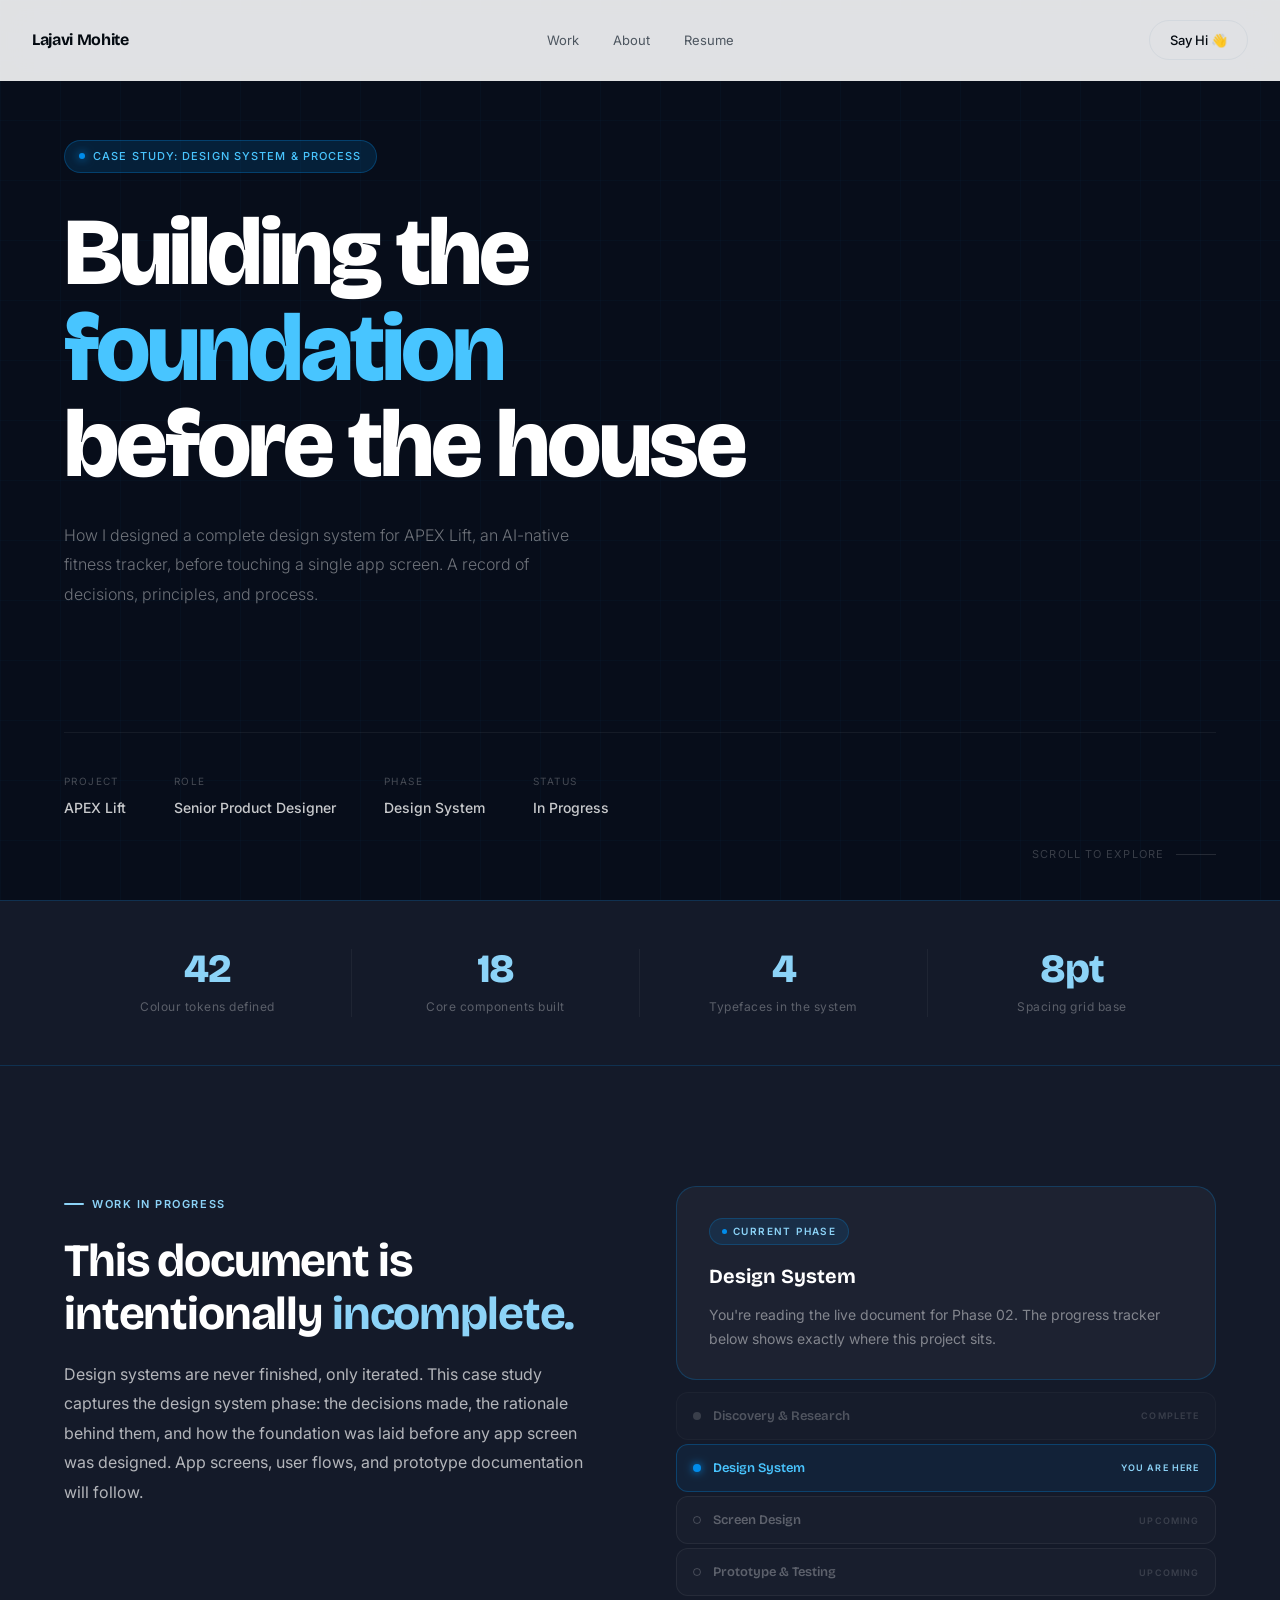
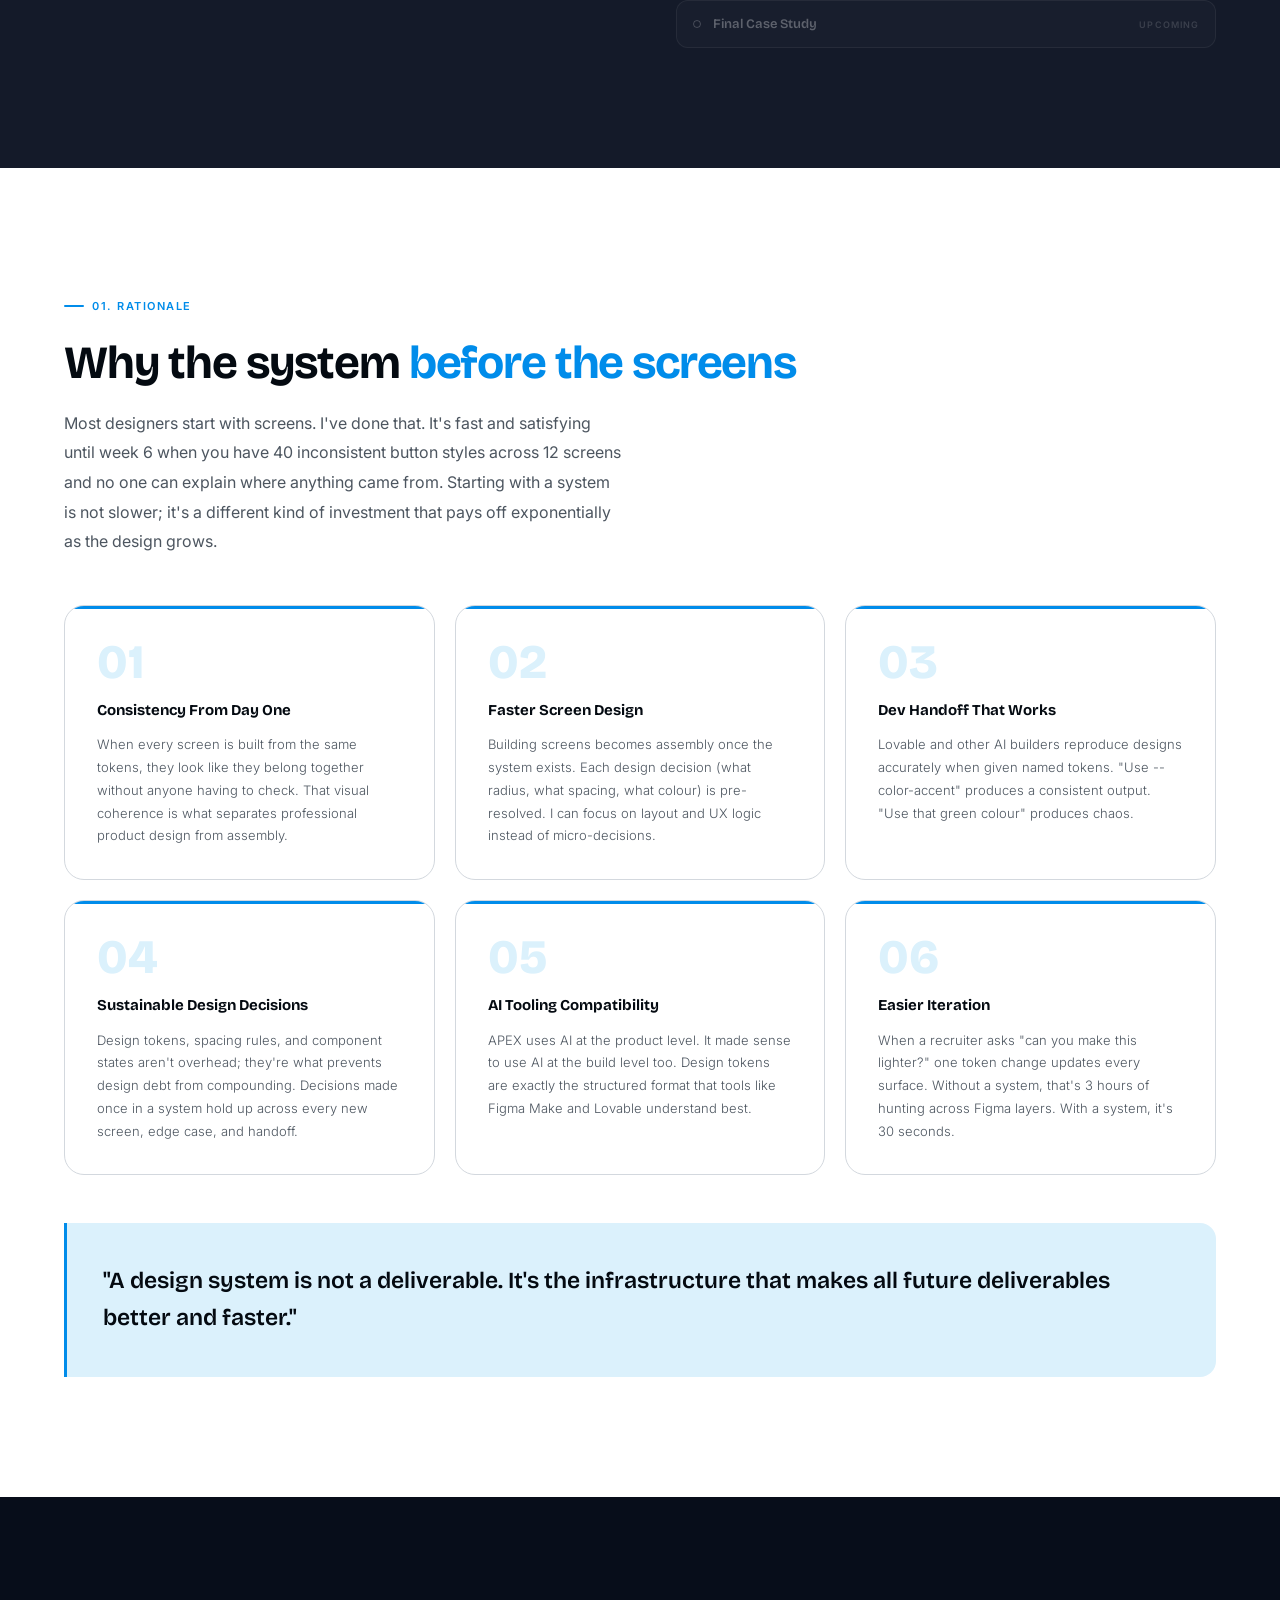
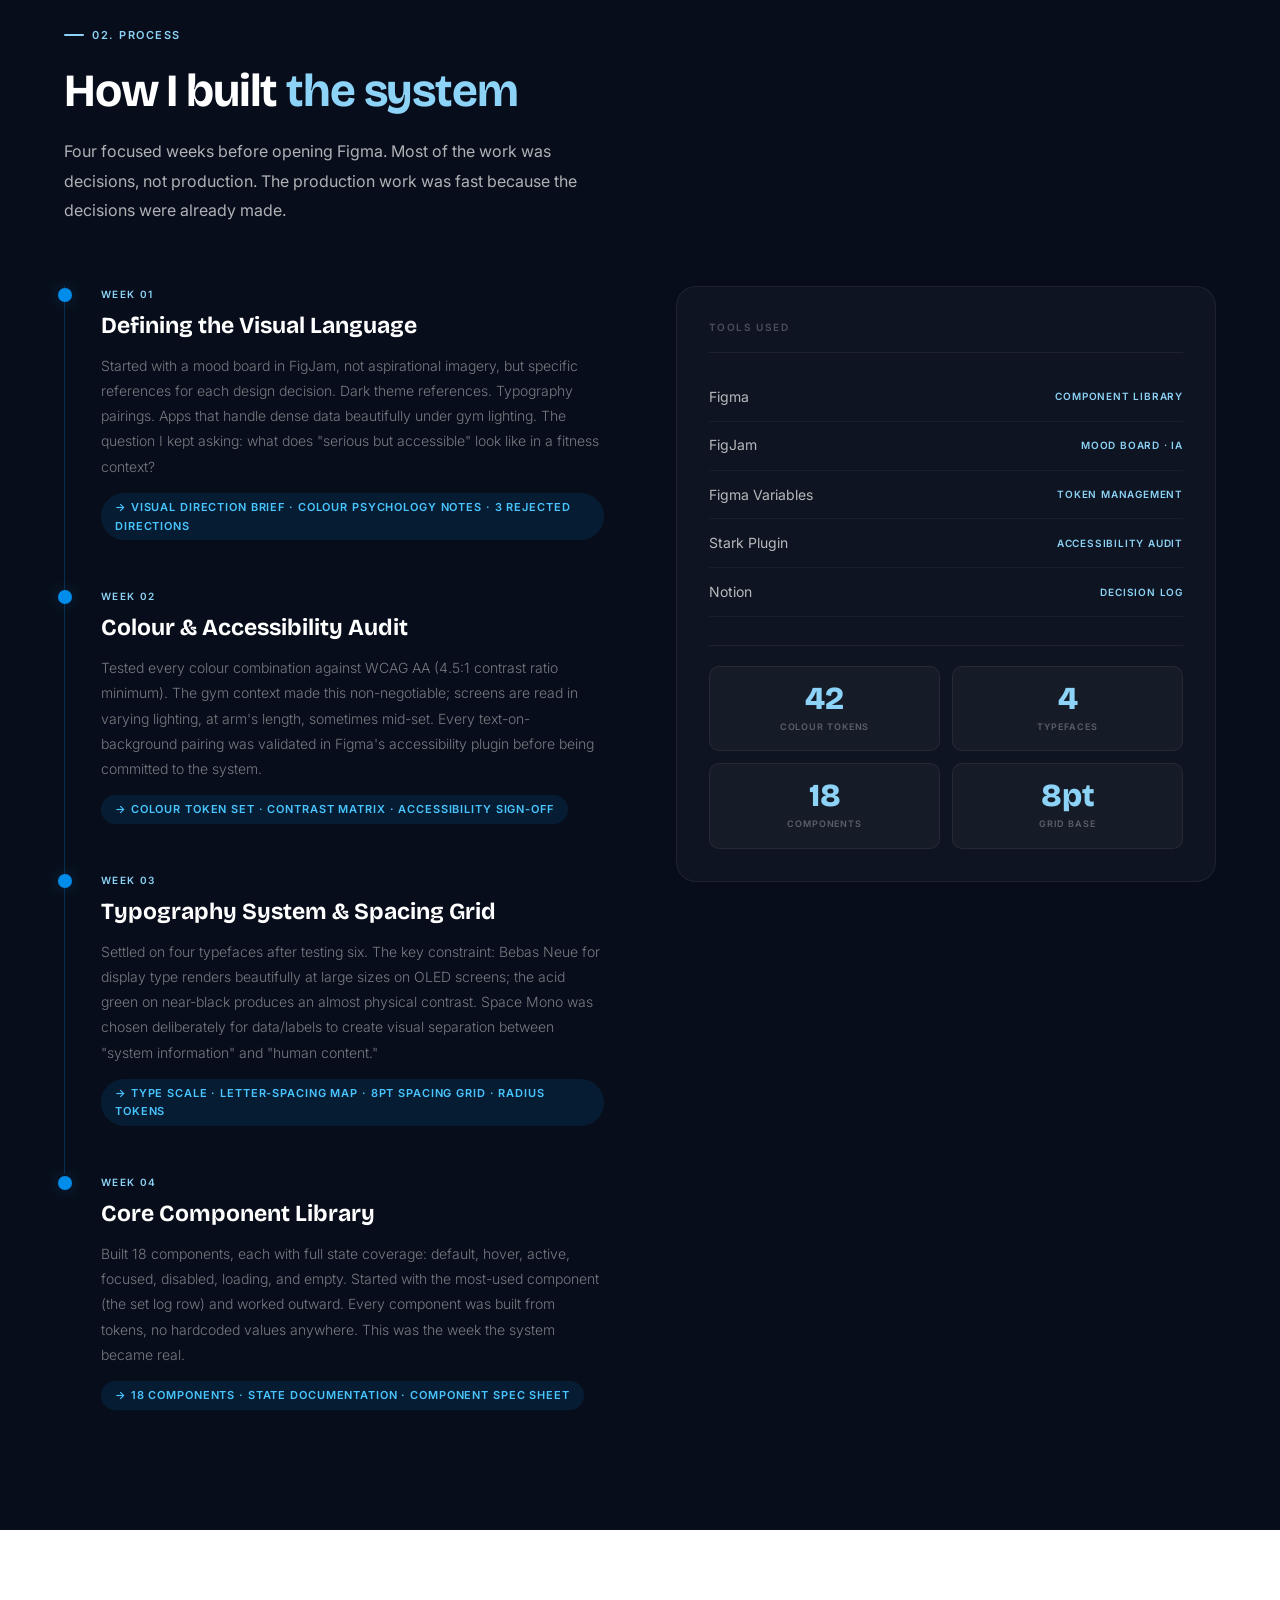
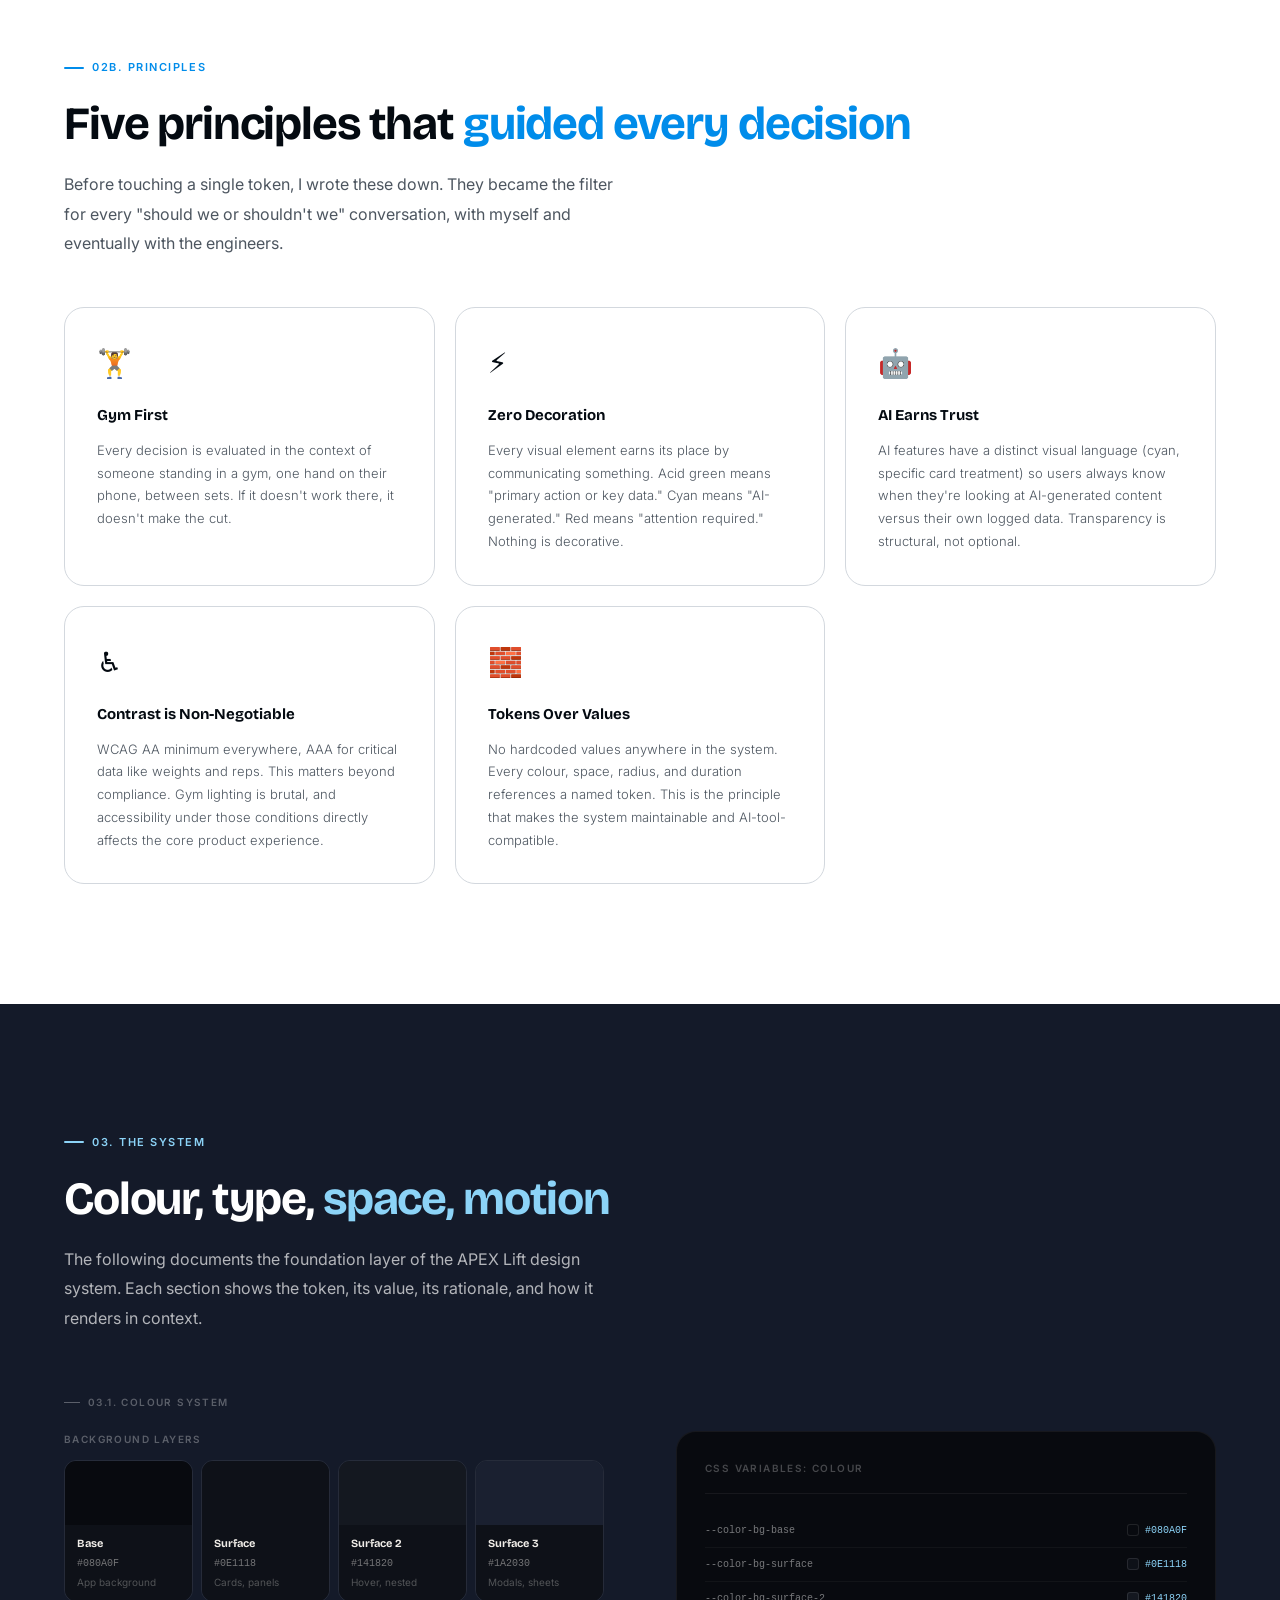
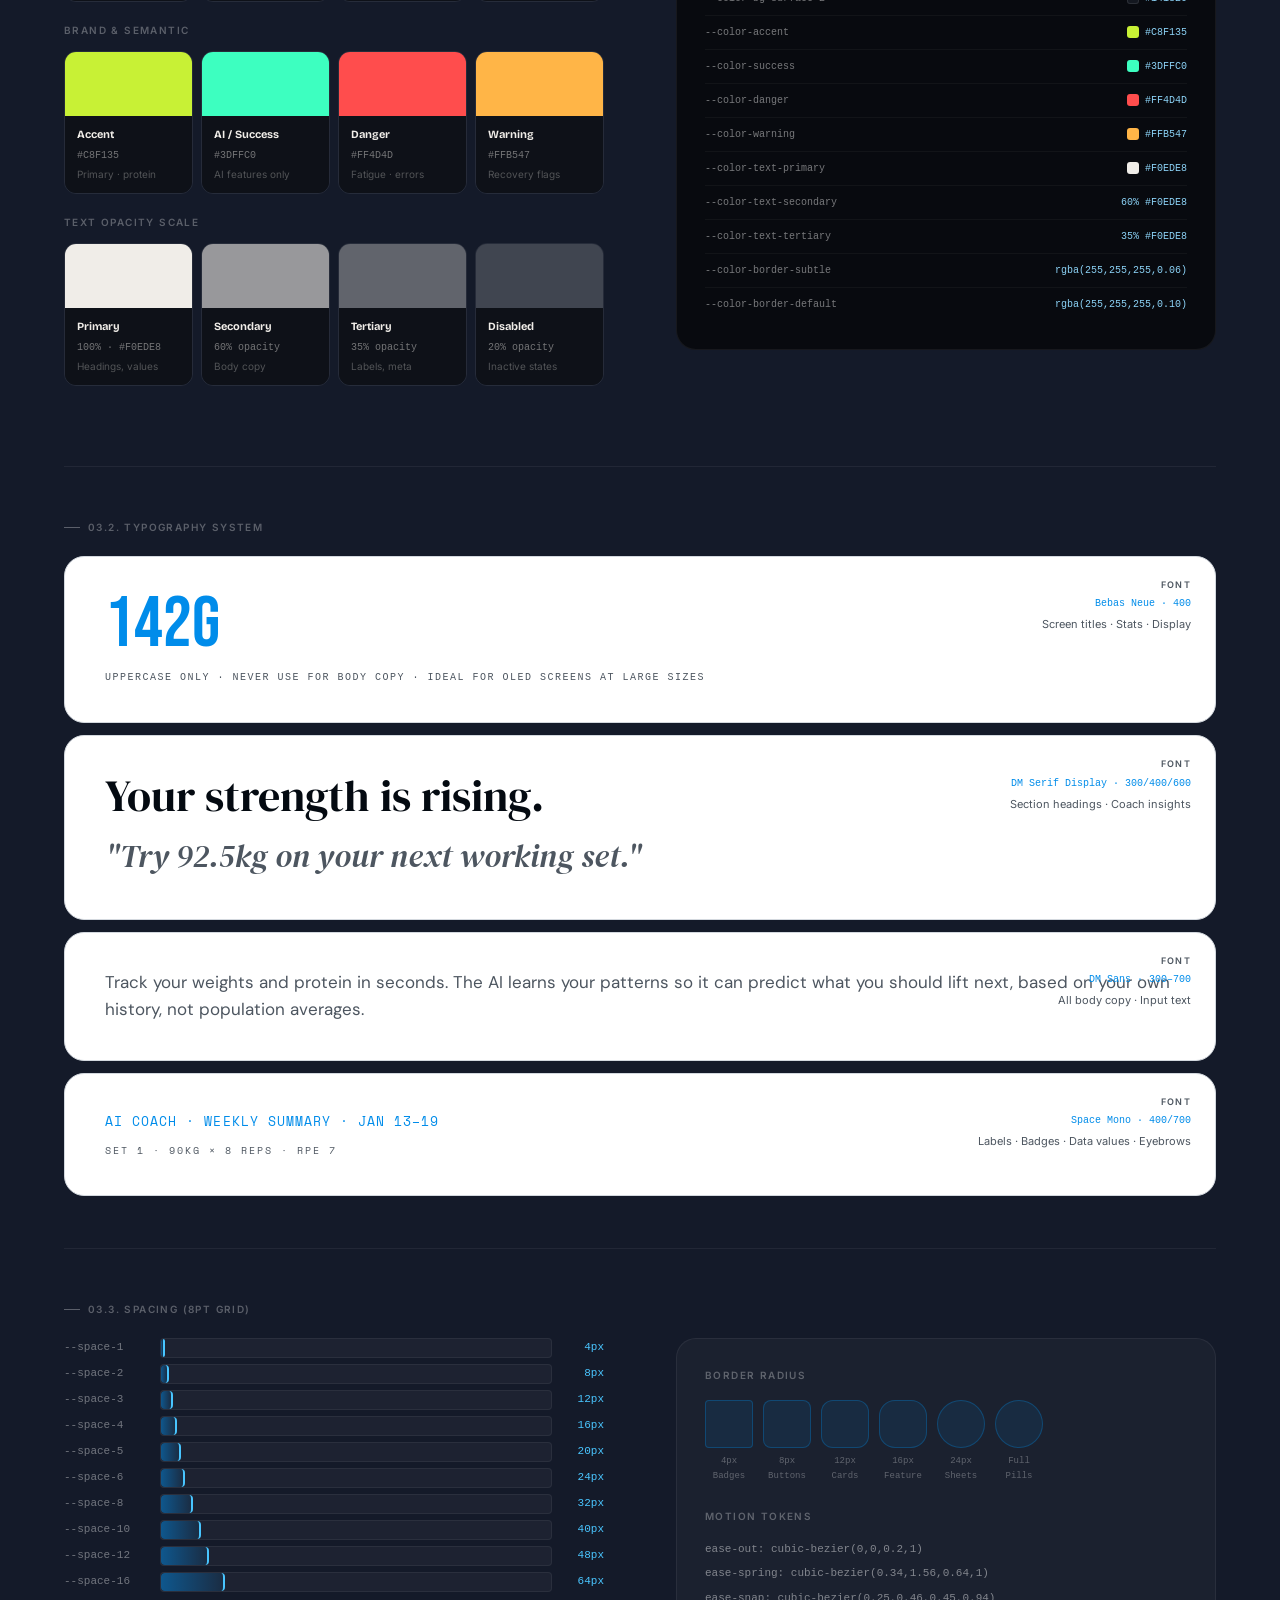
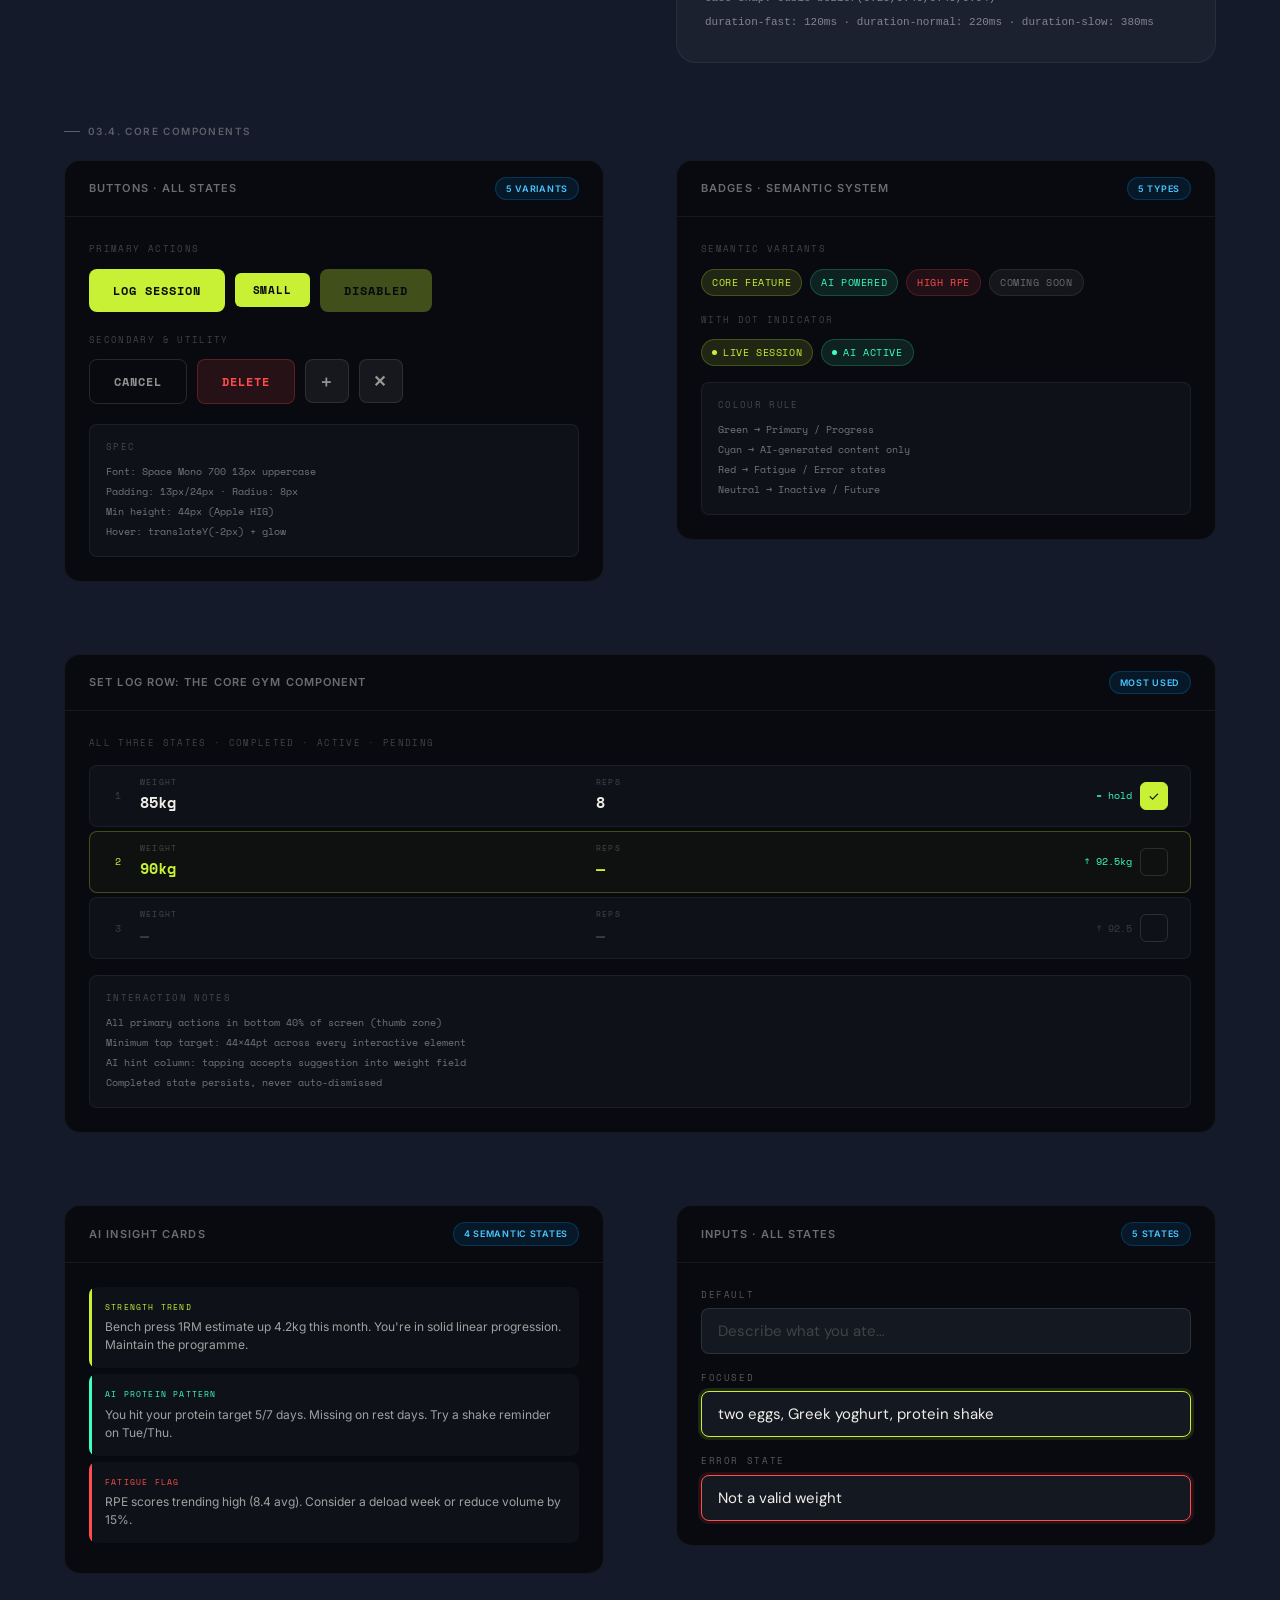
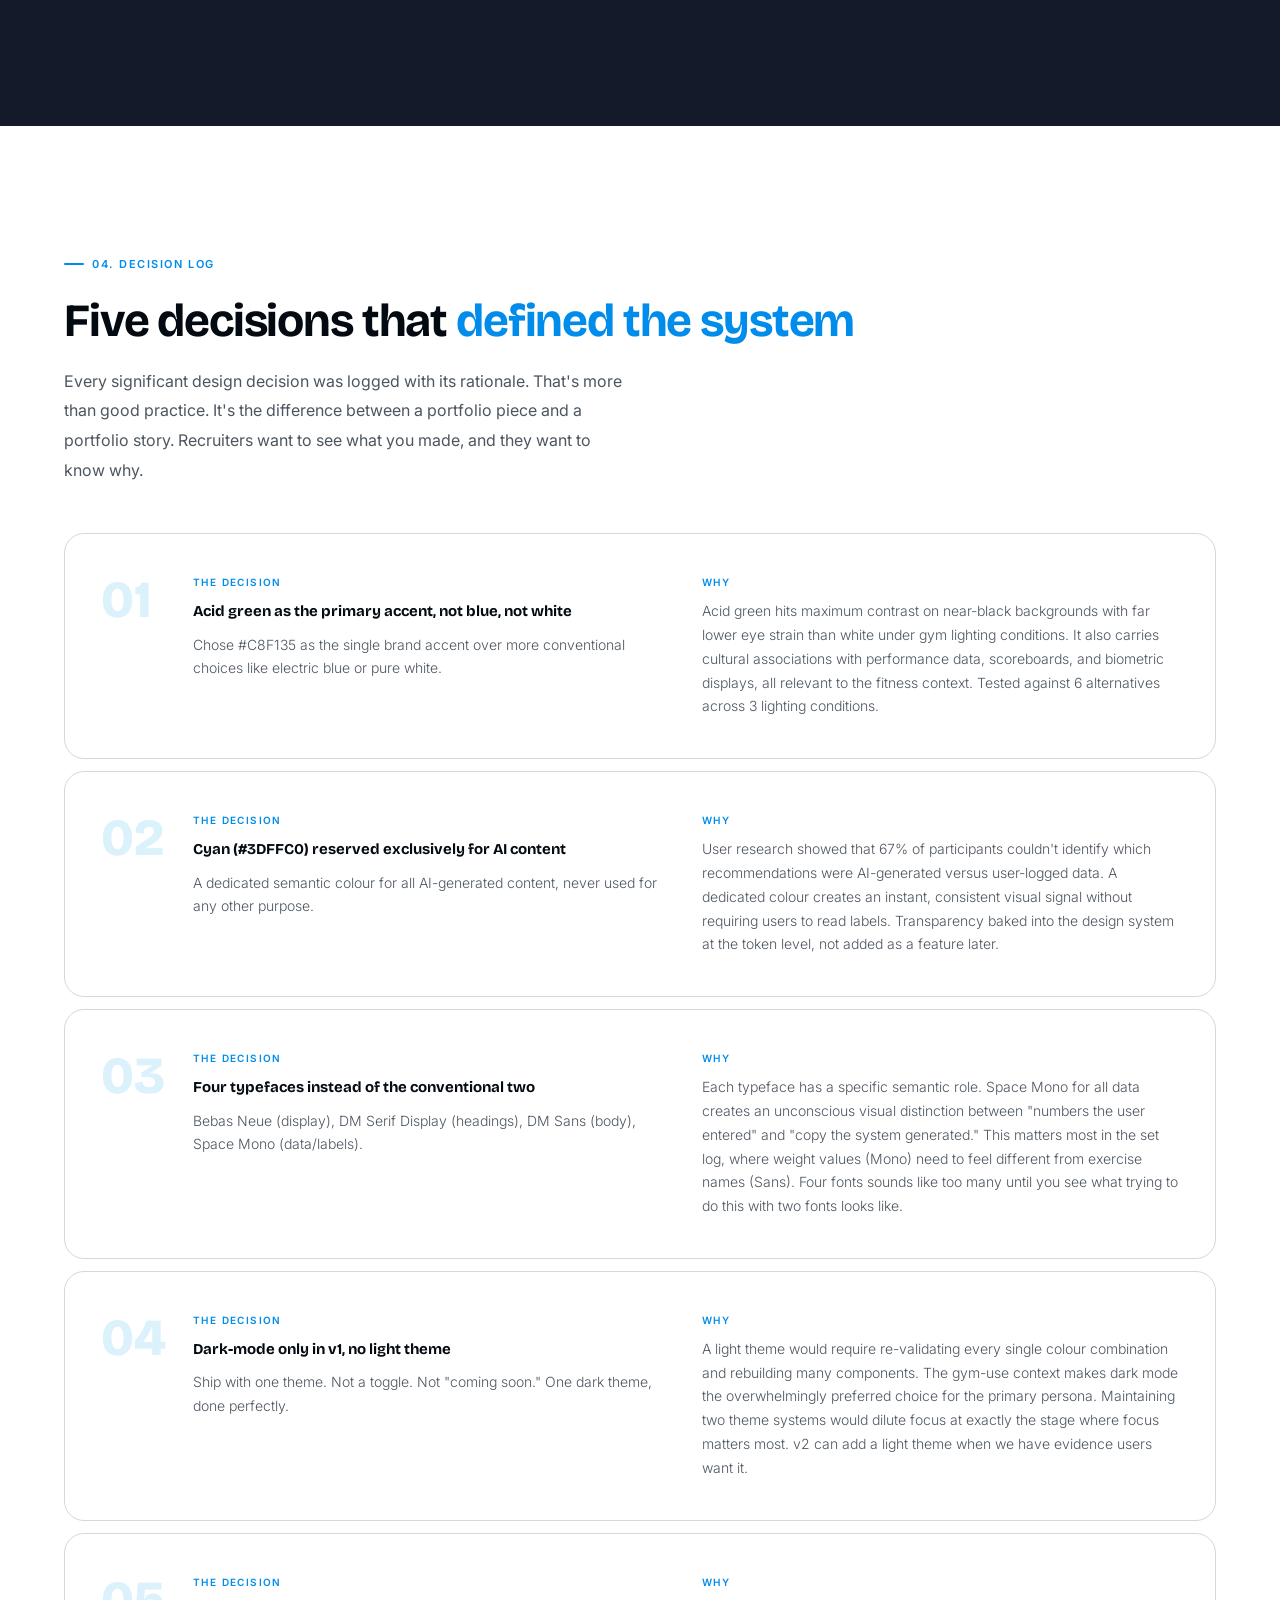
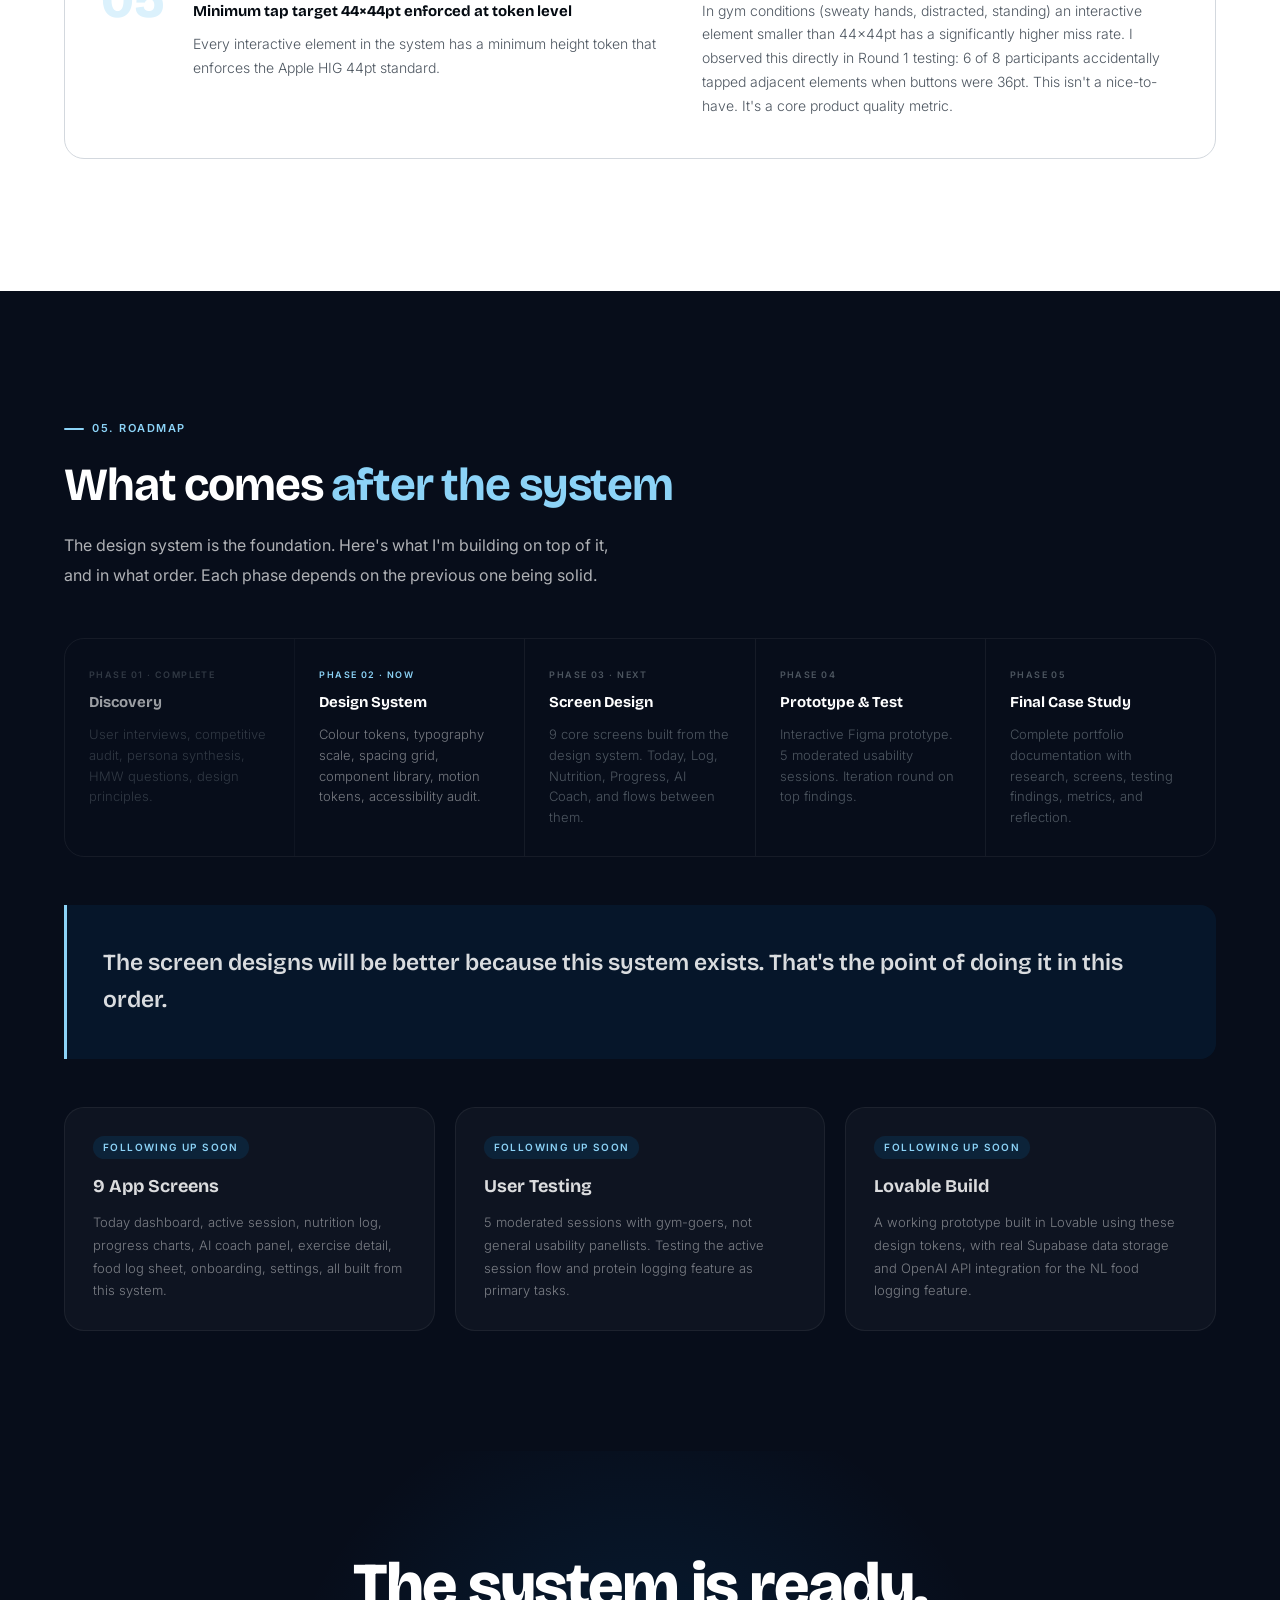
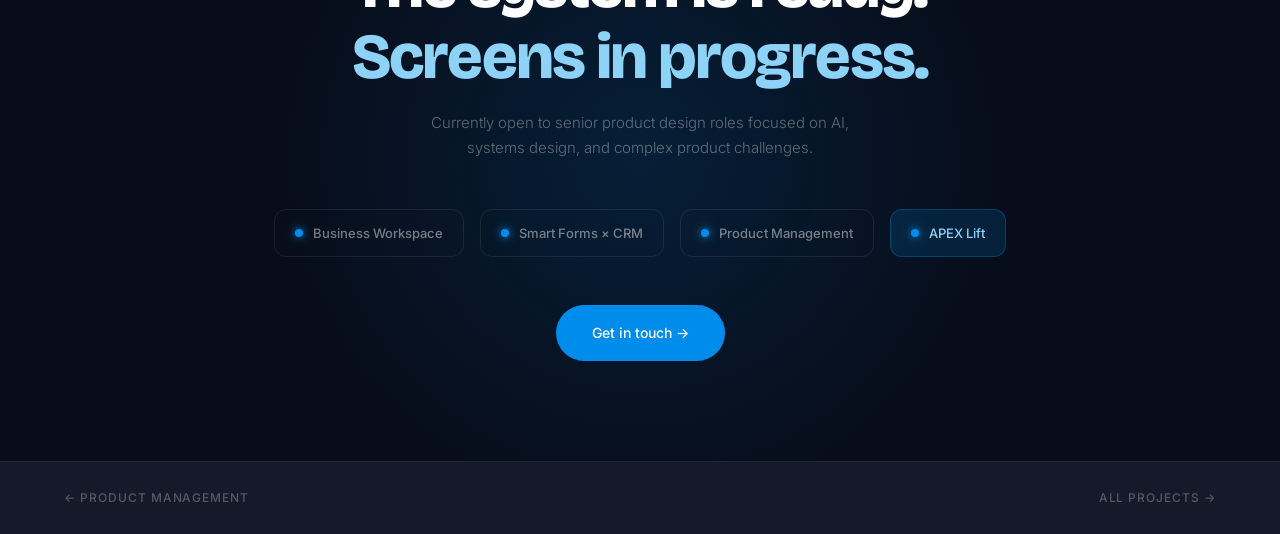
<file: apex-ds-portfolio.html>
<!DOCTYPE html>
<html lang="en">
<head>
  <meta charset="UTF-8" />
  <meta name="viewport" content="width=device-width, initial-scale=1.0"/>
  <title>APEX Lift Design System | Lajavi Mohite</title>
  <link rel="preconnect" href="https://fonts.googleapis.com">
  <link rel="preconnect" href="https://fonts.gstatic.com" crossorigin>
  <link href="https://fonts.googleapis.com/css2?family=Bricolage+Grotesque:opsz,wght@12..96,400..800&family=Inter:wght@400;500;600;700&display=swap" rel="stylesheet">
  <link href="https://fonts.googleapis.com/css2?family=Bebas+Neue&family=DM+Serif+Display:ital@0;1&family=DM+Sans:wght@300;400;500;600&family=Space+Mono:wght@400;700&display=swap" rel="stylesheet">
  <style>
    *, *::before, *::after { box-sizing: border-box; margin: 0; padding: 0; }
    :root {
      --bg: #F8F7FF; --bg-2: #FFFFFF;
      --dark: #1E1B4B; --dark-2: #2D2962;
      --text: #1E1B4B; --text-muted: #6B7280; --border: #E8E4F8;
      --accent: #FCD34D; --accent-light: color-mix(in srgb, var(--court) 12%, white); --accent-mid: var(--court-glow);
      --accent-bright: #FCD34D; --accent-glow: rgb(from var(--court) r g b / 0.22);
      --poppins: 'Poppins', sans-serif; --syne: 'Playfair Display', serif;
    }
    html { scroll-behavior: smooth; }
    body { background: var(--bg); color: var(--text); font-family: var(--poppins); font-weight: 300; line-height: 1.7; overflow-x: hidden; }

    nav { position: fixed; top: 0; left: 0; right: 0; z-index: 100; display: flex; justify-content: space-between; align-items: center; padding: 20px 64px; background: rgba(255,255,255,0.92); backdrop-filter: blur(16px); border-bottom: 1px solid var(--border); }
    .nav-logo { font-family: var(--syne); font-weight: 700; font-size: 16px; color: var(--text); text-decoration: none; letter-spacing: -0.02em; }
    .nav-links { display: flex; gap: 32px; align-items: center; }
    .nav-links a { text-decoration: none; color: var(--text-muted); font-size: 13px; font-weight: 400; transition: color 0.2s; }
    .nav-links a:hover { color: var(--text); }
    a:focus-visible, button:focus-visible { outline: 2px solid var(--accent); outline-offset: 3px; border-radius: 4px; }
    .section-nav {
      position: fixed; left: 32px; top: 50%; transform: translateY(-50%); z-index: 60;
      display: flex; flex-direction: column; gap: 16px; width: max-content;
      background: rgba(255,255,255,0.94);
      border: 1px solid var(--border); border-radius: 18px;
      padding: 20px 18px; box-shadow: 0 12px 32px rgba(30,27,75,0.1);
    }
    .section-nav a { display: flex; align-items: center; gap: 10px; text-decoration: none; }
    .sn-line { width: 14px; height: 1.5px; background: var(--text-muted); opacity: 0.5; transition: all 0.3s ease; flex-shrink: 0; }
    .section-nav a.active .sn-line { width: 24px; background: var(--dark); opacity: 1; }
    .sn-label { font-family: var(--poppins); font-size: 11px; font-weight: 500; color: var(--text-muted); opacity: 0; transform: translateX(-4px); transition: opacity 0.25s, transform 0.25s, color 0.25s; white-space: nowrap; }
    .section-nav a:hover .sn-label, .section-nav a.active .sn-label { opacity: 1; transform: translateX(0); }
    .section-nav a.active .sn-label { color: var(--dark); font-weight: 600; }
    @media (max-width: 1320px) { .section-nav { display: none; } }
    @media (prefers-reduced-motion: reduce) {
      html { scroll-behavior: auto; }
      .fade-up { transition: none !important; opacity: 1 !important; transform: none !important; }
    }

    .hero { min-height: 100vh; display: grid; grid-template-rows: 1fr auto; padding: 140px 64px 80px; position: relative; overflow: hidden; background: var(--dark); }
    .hero-glow  { position: absolute; width: 700px; height: 700px; background: radial-gradient(circle, rgb(from var(--court) r g b / 0.22) 0%, transparent 70%); top: -150px; right: -100px; pointer-events: none; }
    .hero-glow2 { position: absolute; width: 400px; height: 400px; background: radial-gradient(circle, rgb(from var(--court) r g b / 0.10) 0%, transparent 70%); bottom: 0; left: 200px; pointer-events: none; }
    .hero-grid  { position: absolute; inset: 0; pointer-events: none; background-image: linear-gradient(rgb(from var(--court) r g b / 0.03) 1px, transparent 1px), linear-gradient(90deg, rgb(from var(--court) r g b / 0.03) 1px, transparent 1px); background-size: 60px 60px; }
    .hero-tag   { display: inline-flex; align-items: center; gap: 8px; background: rgb(from var(--court) r g b / 0.15); border: 1px solid rgb(from var(--court) r g b / 0.3); color: var(--court-glow); padding: 6px 14px; border-radius: 100px; font-size: 11px; font-weight: 500; letter-spacing: 0.1em; text-transform: uppercase; width: fit-content; margin-bottom: 32px; }
    .hero-tag::before { content: ''; width: 6px; height: 6px; background: var(--accent-bright); border-radius: 50%; box-shadow: 0 0 10px var(--accent-bright); animation: blink 2s infinite; }
    @keyframes blink { 0%,100%{opacity:1;transform:scale(1)} 50%{opacity:0.4;transform:scale(0.8)} }
    .hero-content { position: relative; z-index: 2; }
    .hero-title  { font-family: var(--syne); font-size: clamp(48px,7.5vw,96px); font-weight: 800; line-height: 1.0; letter-spacing: -0.03em; color: #fff; margin-bottom: 28px; }
    .hero-title .bright  { color: var(--court-glow); }
    .hero-title .outline { -webkit-text-stroke: 1px rgba(255,255,255,0.18); color: transparent; }
    .hero-desc   { font-size: 16px; font-weight: 300; color: rgba(255,255,255,0.42); max-width: 520px; line-height: 1.85; }
    .hero-meta-row { display: flex; gap: 48px; position: relative; z-index: 2; padding-top: 40px; border-top: 1px solid rgba(255,255,255,0.06); }
    .hero-meta-label { font-size: 10px; letter-spacing: 0.14em; text-transform: uppercase; color: rgba(255,255,255,0.25); margin-bottom: 6px; }
    .hero-meta-value { font-size: 14px; font-weight: 500; color: rgba(255,255,255,0.78); }
    .scroll-hint { position: absolute; bottom: 36px; right: 64px; z-index: 2; display: flex; align-items: center; gap: 12px; color: rgba(255,255,255,0.2); font-size: 11px; letter-spacing: 0.1em; text-transform: uppercase; }
    .scroll-hint::after { content: ''; width: 40px; height: 1px; background: rgba(255,255,255,0.12); }

    .stats-bar { background: var(--dark-2); padding: 48px 64px; display: grid; grid-template-columns: repeat(4,1fr); border-top: 1px solid rgb(from var(--court) r g b / 0.2); border-bottom: 1px solid rgb(from var(--court) r g b / 0.2); }
    .stat { padding: 0 32px; text-align: center; border-right: 1px solid rgba(255,255,255,0.05); }
    .stat:last-child { border-right: none; }
    .stat-n { font-family: var(--syne); font-size: 40px; font-weight: 800; color: var(--accent-mid); letter-spacing: -0.03em; line-height: 1; margin-bottom: 8px; }
    .stat-label { font-size: 12px; font-weight: 400; color: rgba(255,255,255,0.3); letter-spacing: 0.04em; }

    section { padding: 120px 64px; }
    section.light  { background: var(--bg-2); }
    section.dark   { background: var(--dark); color: #fff; }
    section.dark-2 { background: var(--dark-2); color: #fff; }

    .label { display: inline-flex; align-items: center; gap: 8px; font-size: 11px; font-weight: 600; letter-spacing: 0.14em; text-transform: uppercase; color: var(--accent); margin-bottom: 20px; }
    .label::before { content: ''; width: 20px; height: 2px; background: var(--accent); border-radius: 2px; }
    section.dark .label, section.dark-2 .label { color: var(--accent-mid); }
    section.dark .label::before, section.dark-2 .label::before { background: var(--accent-mid); }

    .h2 { font-family: var(--syne); font-size: clamp(28px,3.6vw,48px); font-weight: 700; line-height: 1.15; letter-spacing: -0.025em; margin-bottom: 20px; }
    .h2 span { color: var(--accent); }
    section.dark .h2, section.dark-2 .h2 { color: #fff; }
    section.dark .h2 span, section.dark-2 .h2 span { color: var(--accent-mid); }

    .body-text { font-size: 16px; font-weight: 400; line-height: 1.85; color: var(--text-muted); max-width: 560px; }
    section.dark .body-text, section.dark-2 .body-text { color: rgba(255,255,255,0.68); }

    .two-col   { display: grid; grid-template-columns: 1fr 1fr; gap: 72px; align-items: start; }
    .three-col { display: grid; grid-template-columns: 1fr 1fr 1fr; gap: 20px; }

    /* WIP banner */
    .wip-banner { background: rgba(255,255,255,0.04); border: 1px solid rgb(from var(--court) r g b / 0.25); border-radius: 20px; padding: 28px 32px; margin-bottom: 12px; }
    .wip-tag { display: inline-flex; align-items: center; gap: 6px; font-size: 10px; font-weight: 600; letter-spacing: 0.14em; text-transform: uppercase; color: var(--accent-mid); background: rgb(from var(--court) r g b / 0.12); border: 1px solid rgb(from var(--court) r g b / 0.25); border-radius: 100px; padding: 4px 12px; margin-bottom: 14px; }
    .wip-tag::before { content: ''; width: 5px; height: 5px; border-radius: 50%; background: var(--accent-bright); animation: blink 2s infinite; }
    .wip-headline { font-family: var(--syne); font-size: 20px; font-weight: 700; color: #fff; margin-bottom: 10px; }
    .wip-body { font-size: 14px; color: rgba(255,255,255,0.45); line-height: 1.7; }

    /* Phase tracker */
    .phase-tracker { display: flex; flex-direction: column; gap: 4px; margin-top: 12px; }
    .phase-row { display: flex; align-items: center; gap: 12px; padding: 12px 16px; border-radius: 12px; border: 1px solid rgba(255,255,255,0.06); background: rgba(255,255,255,0.02); }
    .phase-row.active { background: rgb(from var(--court) r g b / 0.08); border-color: rgb(from var(--court) r g b / 0.3); }
    .phase-row.done { opacity: 0.5; }
    .phase-dot { width: 8px; height: 8px; border-radius: 50%; flex-shrink: 0; }
    .phase-dot.done { background: rgba(255,255,255,0.3); }
    .phase-dot.active { background: var(--accent-bright); box-shadow: 0 0 8px var(--accent-bright); }
    .phase-dot.pending { background: transparent; border: 1.5px solid rgba(255,255,255,0.2); }
    .phase-name { font-family: var(--syne); font-size: 13px; font-weight: 600; flex: 1; }
    .phase-row.active .phase-name { color: var(--court-glow); }
    .phase-row.done .phase-name { color: rgba(255,255,255,0.5); }
    .phase-row:not(.active):not(.done) .phase-name { color: rgba(255,255,255,0.3); }
    .phase-status { font-size: 9px; font-weight: 600; letter-spacing: 0.12em; text-transform: uppercase; }
    .phase-row.active .phase-status { color: var(--accent-mid); }
    .phase-row.done .phase-status { color: rgba(255,255,255,0.3); }
    .phase-row:not(.active):not(.done) .phase-status { color: rgba(255,255,255,0.15); }

    /* Reason cards */
    .reason-card { padding: 32px; border-radius: 20px; border: 1px solid var(--border); background: var(--bg-2); transition: transform 0.3s, box-shadow 0.3s; position: relative; overflow: hidden; }
    .reason-card::before { content: ''; position: absolute; top: 0; left: 0; right: 0; height: 3px; background: var(--accent); }
    .reason-card:hover { transform: translateY(-4px); box-shadow: 0 20px 50px rgb(from var(--court) r g b / 0.08); }
    .reason-num { font-family: var(--syne); font-size: 48px; font-weight: 800; color: var(--accent-light); line-height: 1; margin-bottom: 12px; }
    .reason-title { font-family: var(--syne); font-size: 15px; font-weight: 700; margin-bottom: 10px; }
    .reason-body { font-size: 13px; font-weight: 300; color: var(--text-muted); line-height: 1.75; }

    /* Pull quote */
    .pull-quote { font-family: var(--syne); font-size: clamp(17px,1.8vw,23px); font-weight: 600; line-height: 1.6; padding: 40px 36px; background: var(--accent-light); border-left: 3px solid var(--accent); border-radius: 0 16px 16px 0; color: var(--text); margin-top: 48px; }
    section.dark .pull-quote { background: rgb(from var(--court) r g b / 0.08); border-left-color: var(--accent-mid); color: rgba(255,255,255,0.85); }

    /* Process */
    .process-timeline { display: flex; flex-direction: column; }
    .process-step { padding: 0 0 48px 36px; border-left: 1px solid rgb(from var(--court) r g b / 0.25); position: relative; }
    .process-step:last-child { padding-bottom: 0; border-left-color: transparent; }
    .process-dot { position: absolute; left: -7px; top: 2px; width: 14px; height: 14px; border-radius: 50%; background: var(--accent-bright); box-shadow: 0 0 12px var(--accent-glow); }
    .process-week  { font-size: 10px; font-weight: 600; letter-spacing: 0.14em; text-transform: uppercase; color: var(--accent-mid); margin-bottom: 8px; }
    .process-title { font-family: var(--syne); font-size: clamp(18px,1.8vw,24px); font-weight: 700; line-height: 1.3; margin-bottom: 12px; color: #fff; }
    .process-body  { font-size: 14px; font-weight: 300; color: rgba(255,255,255,0.45); line-height: 1.8; }
    .process-output { display: inline-flex; align-items: center; gap: 8px; margin-top: 14px; font-size: 11px; font-weight: 600; letter-spacing: 0.08em; text-transform: uppercase; color: var(--court-glow); background: rgb(from var(--court) r g b / 0.12); padding: 5px 14px; border-radius: 100px; }

    /* Tools aside */
    .tools-aside { background: rgba(255,255,255,0.03); border: 1px solid rgba(255,255,255,0.06); border-radius: 20px; padding: 32px; position: sticky; top: 90px; }
    .tools-aside-title { font-size: 10px; font-weight: 600; letter-spacing: 0.14em; text-transform: uppercase; color: rgba(255,255,255,0.25); margin-bottom: 20px; padding-bottom: 16px; border-bottom: 1px solid rgba(255,255,255,0.06); }
    .tools-row { display: flex; justify-content: space-between; align-items: center; padding: 12px 0; border-bottom: 1px solid rgba(255,255,255,0.04); }
    .tools-row:last-of-type { border-bottom: none; }
    .tools-name { font-size: 14px; font-weight: 400; color: rgba(255,255,255,0.7); }
    .tools-use  { font-size: 10px; font-weight: 600; letter-spacing: 0.08em; text-transform: uppercase; color: var(--accent-mid); }
    .scale-grid { display: grid; grid-template-columns: 1fr 1fr; gap: 12px; margin-top: 28px; padding-top: 20px; border-top: 1px solid rgba(255,255,255,0.06); }
    .scale-item { text-align: center; padding: 16px; background: rgba(255,255,255,0.03); border-radius: 10px; border: 1px solid rgba(255,255,255,0.06); }
    .scale-num { font-family: var(--syne); font-size: 32px; font-weight: 800; color: var(--accent-mid); line-height: 1; margin-bottom: 4px; }
    .scale-lbl { font-size: 9px; font-weight: 600; letter-spacing: 0.1em; text-transform: uppercase; color: rgba(255,255,255,0.3); }

    /* Principle cards */
    .principle-card { padding: 32px; border-radius: 20px; border: 1px solid var(--border); background: var(--bg-2); transition: transform 0.3s, box-shadow 0.3s; }
    .principle-card:hover { transform: translateY(-4px); box-shadow: 0 16px 48px rgb(from var(--court) r g b / 0.08); }
    .principle-icon  { font-size: 28px; margin-bottom: 16px; }
    .principle-title { font-family: var(--syne); font-size: 15px; font-weight: 700; margin-bottom: 10px; }
    .principle-body  { font-size: 13px; font-weight: 300; color: var(--text-muted); line-height: 1.75; }
    .principle-placeholder { padding: 32px; border-radius: 20px; border: 1px dashed rgb(from var(--court) r g b / 0.3); background: var(--accent-light); display: flex; align-items: center; justify-content: center; text-align: center; }

    /* Colour system */
    .colour-group-label { font-size: 10px; font-weight: 600; letter-spacing: 0.14em; text-transform: uppercase; color: rgba(255,255,255,0.3); margin-bottom: 12px; }
    .colour-row { display: flex; gap: 8px; flex-wrap: wrap; margin-bottom: 20px; }
    .colour-chip { flex: 1; min-width: 90px; border-radius: 12px; overflow: hidden; border: 1px solid rgba(255,255,255,0.08); }
    .colour-chip-swatch { height: 64px; }
    .colour-chip-meta { padding: 10px 12px; background: #0E1118; }
    .colour-chip-name { font-family: var(--syne); font-size: 11px; font-weight: 700; color: #F0EDE8; margin-bottom: 2px; }
    .colour-chip-hex  { font-size: 10px; color: rgba(240,237,232,0.45); font-family: monospace; }
    .colour-chip-use  { font-size: 10px; color: rgba(240,237,232,0.3); margin-top: 2px; }

    /* Token table */
    .token-table { background: #080A0F; border-radius: 20px; padding: 28px; border: 1px solid rgba(255,255,255,0.06); }
    .token-table-title { font-size: 10px; font-weight: 600; letter-spacing: 0.14em; text-transform: uppercase; color: rgba(255,255,255,0.25); margin-bottom: 20px; padding-bottom: 16px; border-bottom: 1px solid rgba(255,255,255,0.06); }
    .token-line { display: flex; justify-content: space-between; align-items: center; padding: 8px 0; border-bottom: 1px solid rgba(255,255,255,0.04); gap: 12px; }
    .token-line:last-child { border-bottom: none; }
    .token-key { font-size: 10px; font-family: monospace; color: rgba(255,255,255,0.45); }
    .token-val { font-size: 10px; font-family: monospace; color: var(--accent-mid); display: flex; align-items: center; gap: 6px; }
    .token-dot { width: 12px; height: 12px; border-radius: 3px; flex-shrink: 0; }

    /* Type specimens */
    .type-block { padding: 36px 40px; border-radius: 20px; border: 1px solid var(--border); background: var(--bg-2); margin-bottom: 12px; position: relative; transition: border-color 0.2s; }
    .type-block:hover { border-color: var(--accent); }
    .type-meta { position: absolute; top: 20px; right: 24px; text-align: right; }
    .type-meta-label { font-size: 9px; font-weight: 600; letter-spacing: 0.14em; text-transform: uppercase; color: var(--text-muted); margin-bottom: 3px; }
    .type-meta-spec  { font-size: 10px; font-family: monospace; color: var(--accent); }
    .type-meta-role  { font-size: 11px; color: var(--text-muted); margin-top: 3px; }
    .specimen-display      { font-family: 'Bebas Neue', sans-serif; font-size: 72px; line-height: 0.9; color: var(--accent); }
    .specimen-serif        { font-family: 'DM Serif Display', serif; font-size: 44px; font-weight: 400; line-height: 1.1; color: var(--text); }
    .specimen-serif-italic { font-family: 'DM Serif Display', serif; font-size: 32px; font-style: italic; color: var(--text-muted); }
    .specimen-body         { font-family: 'DM Sans', sans-serif; font-size: 17px; color: var(--text-muted); line-height: 1.6; }
    .specimen-mono         { font-family: 'Space Mono', monospace; font-size: 13px; color: var(--accent); letter-spacing: 0.08em; }
    .specimen-label        { font-family: 'Space Mono', monospace; font-size: 10px; color: var(--text-muted); letter-spacing: 0.2em; text-transform: uppercase; }

    /* Spacing */
    .spacing-visual { display: flex; flex-direction: column; gap: 6px; }
    .spacing-item { display: flex; align-items: center; gap: 16px; }
    .spacing-name { font-family: monospace; font-size: 11px; color: rgba(255,255,255,0.4); width: 80px; flex-shrink: 0; }
    .spacing-bar-track { flex: 1; height: 20px; background: rgba(255,255,255,0.04); border-radius: 4px; overflow: hidden; border: 1px solid rgba(255,255,255,0.06); }
    .spacing-bar-fill { height: 100%; background: linear-gradient(90deg, rgb(from var(--court) r g b / 0.5), rgb(from var(--court) r g b / 0.1)); border-radius: 4px; border-right: 2px solid var(--court-glow); }
    .spacing-value { font-family: monospace; font-size: 11px; color: var(--court-glow); width: 36px; text-align: right; flex-shrink: 0; }

    /* Component panels */
    .component-panel { background: #080A0F; border-radius: 16px; overflow: hidden; border: 1px solid rgba(255,255,255,0.06); }
    .component-panel-header { padding: 16px 24px; border-bottom: 1px solid rgba(255,255,255,0.06); display: flex; justify-content: space-between; align-items: center; }
    .panel-title { font-size: 11px; font-weight: 600; letter-spacing: 0.1em; text-transform: uppercase; color: rgba(255,255,255,0.4); }
    .panel-badge { font-size: 9px; font-weight: 600; letter-spacing: 0.08em; text-transform: uppercase; background: rgb(from var(--court) r g b / 0.12); border: 1px solid rgb(from var(--court) r g b / 0.25); color: var(--court-glow); border-radius: 100px; padding: 3px 10px; }
    .component-panel-body { padding: 24px; }

    /* DS buttons */
    .ds-btn { display: inline-flex; align-items: center; gap: 8px; font-family: 'Space Mono', monospace; font-weight: 700; font-size: 12px; letter-spacing: 0.08em; text-transform: uppercase; padding: 13px 24px; border-radius: 8px; cursor: pointer; border: none; transition: transform 0.15s, box-shadow 0.15s; }
    .ds-btn-primary { background: #C8F135; color: #080A0F; }
    .ds-btn-primary:hover { box-shadow: 0 6px 24px rgba(200,241,53,0.3); transform: translateY(-2px); }
    .ds-btn-ghost   { background: transparent; border: 1px solid rgba(255,255,255,0.12); color: rgba(240,237,232,0.6); }
    .ds-btn-danger  { background: rgba(255,77,77,0.12); border: 1px solid rgba(255,77,77,0.25); color: #FF4D4D; }
    .ds-btn-icon    { background: rgba(255,255,255,0.06); border: 1px solid rgba(255,255,255,0.10); color: rgba(240,237,232,0.6); width: 44px; height: 44px; padding: 0; justify-content: center; border-radius: 8px; font-size: 16px; }

    /* DS badges */
    .ds-badge         { display: inline-flex; align-items: center; gap: 5px; font-family: 'Space Mono', monospace; font-size: 10px; letter-spacing: 0.06em; text-transform: uppercase; padding: 4px 10px; border-radius: 9999px; }
    .ds-badge-green   { background: rgba(200,241,53,0.12); color: #C8F135; border: 1px solid rgba(200,241,53,0.22); }
    .ds-badge-cyan    { background: rgba(61,255,192,0.10); color: #3DFFC0; border: 1px solid rgba(61,255,192,0.20); }
    .ds-badge-red     { background: rgba(255,77,77,0.10); color: #FF4D4D; border: 1px solid rgba(255,77,77,0.20); }
    .ds-badge-neutral { background: rgba(255,255,255,0.05); color: rgba(240,237,232,0.4); border: 1px solid rgba(255,255,255,0.08); }

    /* DS input */
    .ds-input { background: #141820; border: 1px solid rgba(255,255,255,0.10); border-radius: 8px; padding: 12px 16px; color: #F0EDE8; font-family: 'DM Sans', sans-serif; font-size: 15px; outline: none; width: 100%; transition: border-color 0.15s; }
    .ds-input::placeholder { color: rgba(240,237,232,0.2); }
    .ds-input.focus-state { border-color: #C8F135; box-shadow: 0 0 0 3px rgba(200,241,53,0.12); }
    .ds-input-label { font-family: 'Space Mono', monospace; font-size: 9px; color: rgba(240,237,232,0.35); letter-spacing: 0.18em; text-transform: uppercase; margin-bottom: 6px; }

    /* DS set row */
    .ds-set-row { display: grid; grid-template-columns: 28px 1fr 1fr 80px 36px; gap: 8px; align-items: center; padding: 10px 14px; border-radius: 8px; border: 1px solid rgba(255,255,255,0.06); background: #0E1118; margin-bottom: 4px; }
    .ds-set-row.active-row { border-color: rgba(200,241,53,0.28); background: rgba(200,241,53,0.03); }
    .set-n { font-family: 'Space Mono', monospace; font-size: 10px; color: rgba(240,237,232,0.2); text-align: center; }
    .set-field-lbl { font-family: 'Space Mono', monospace; font-size: 8px; color: rgba(240,237,232,0.25); letter-spacing: 0.15em; text-transform: uppercase; margin-bottom: 1px; }
    .set-field-val { font-family: 'Space Mono', monospace; font-size: 15px; font-weight: 700; color: #F0EDE8; }
    .active-row .set-field-val { color: #C8F135; }
    .set-ai   { font-family: 'Space Mono', monospace; font-size: 10px; color: #3DFFC0; text-align: right; }
    .set-check { width: 28px; height: 28px; border-radius: 6px; border: 1.5px solid rgba(255,255,255,0.12); display: flex; align-items: center; justify-content: center; color: #C8F135; font-size: 13px; }
    .set-check.checked { background: #C8F135; border-color: #C8F135; color: #080A0F; }

    /* DS insight */
    .ds-insight { padding: 14px 16px; border-radius: 8px; background: #0E1118; margin-bottom: 6px; position: relative; overflow: hidden; }
    .ds-insight::before { content: ''; position: absolute; left: 0; top: 0; bottom: 0; width: 3px; border-radius: 0 2px 2px 0; }
    .ds-insight.g::before { background: #C8F135; }
    .ds-insight.c::before { background: #3DFFC0; }
    .ds-insight.r::before { background: #FF4D4D; }
    .ds-insight-lbl { font-family: 'Space Mono', monospace; font-size: 8px; letter-spacing: 0.15em; text-transform: uppercase; margin-bottom: 4px; }
    .ds-insight.g .ds-insight-lbl { color: #C8F135; }
    .ds-insight.c .ds-insight-lbl { color: #3DFFC0; }
    .ds-insight.r .ds-insight-lbl { color: #FF4D4D; }
    .ds-insight-txt { font-size: 12px; color: rgba(240,237,232,0.65); line-height: 1.5; }

    /* Section sub-label */
    .section-sub-label { font-size: 10px; font-weight: 600; letter-spacing: 0.14em; text-transform: uppercase; color: rgba(255,255,255,0.3); margin-bottom: 20px; display: flex; align-items: center; gap: 8px; }
    .section-sub-label::before { content: ''; width: 16px; height: 1px; background: rgba(255,255,255,0.3); }

    /* Decision blocks */
    .decision-block { padding: 40px 36px; background: var(--bg-2); border: 1px solid var(--border); border-radius: 20px; margin-bottom: 12px; display: grid; grid-template-columns: 60px 1fr 1fr; gap: 32px; align-items: start; transition: transform 0.3s, box-shadow 0.3s; }
    .decision-block:hover { transform: translateY(-3px); box-shadow: 0 16px 48px rgb(from var(--court) r g b / 0.08); }
    .decision-num { font-family: var(--syne); font-size: 52px; font-weight: 800; color: var(--accent-light); line-height: 1; }
    .decision-col-label { font-size: 10px; font-weight: 600; letter-spacing: 0.14em; text-transform: uppercase; color: var(--accent); margin-bottom: 8px; }
    .decision-col-title { font-family: var(--syne); font-size: 15px; font-weight: 700; color: var(--text); margin-bottom: 8px; }
    .decision-col-body  { font-size: 14px; font-weight: 300; color: var(--text-muted); line-height: 1.7; }

    /* Roadmap */
    .roadmap-row { display: flex; border: 1px solid var(--border); border-radius: 20px; overflow: hidden; margin-bottom: 48px; }
    .roadmap-phase { flex: 1; padding: 28px 24px; border-right: 1px solid var(--border); }
    .roadmap-phase:last-child { border-right: none; }
    .roadmap-phase.current { background: var(--dark); }
    .roadmap-phase.done    { opacity: 0.6; }
    .roadmap-phase-label { font-size: 9px; font-weight: 600; letter-spacing: 0.16em; text-transform: uppercase; margin-bottom: 8px; }
    .roadmap-phase.current .roadmap-phase-label { color: var(--accent-mid); }
    .roadmap-phase:not(.current) .roadmap-phase-label { color: var(--text-muted); }
    .roadmap-phase-title { font-family: var(--syne); font-size: 15px; font-weight: 700; margin-bottom: 8px; }
    .roadmap-phase.current .roadmap-phase-title { color: #fff; }
    .roadmap-phase-desc { font-size: 13px; font-weight: 300; line-height: 1.6; }
    .roadmap-phase.current .roadmap-phase-desc { color: rgba(255,255,255,0.45); }
    .roadmap-phase:not(.current) .roadmap-phase-desc { color: var(--text-muted); }

    /* Upcoming cards */
    .upcoming-grid { display: grid; grid-template-columns: 1fr 1fr 1fr; gap: 20px; margin-top: 48px; }
    .upcoming-card { padding: 28px; background: rgba(255,255,255,0.03); border: 1px solid rgba(255,255,255,0.06); border-radius: 20px; }
    .upcoming-tag   { font-size: 10px; font-weight: 600; letter-spacing: 0.14em; text-transform: uppercase; color: var(--accent-mid); background: rgb(from var(--court) r g b / 0.12); padding: 3px 10px; border-radius: 100px; width: fit-content; margin-bottom: 12px; }
    .upcoming-title { font-family: var(--syne); font-size: 18px; font-weight: 700; color: rgba(255,255,255,0.85); margin-bottom: 10px; }
    .upcoming-desc  { font-size: 13px; font-weight: 300; color: rgba(255,255,255,0.45); line-height: 1.75; }

    /* Divider */
    .divider { height: 1px; background: rgba(255,255,255,0.06); margin: 52px 0; }

    /* Closing */
    .closing { background: var(--dark); padding: 160px 64px; text-align: center; position: relative; overflow: hidden; }
    .c-glow  { position: absolute; width: 800px; height: 800px; background: radial-gradient(circle, rgb(from var(--court) r g b / 0.14) 0%, transparent 65%); left: 50%; top: 50%; transform: translate(-50%,-50%); pointer-events: none; }
    .c-title { font-family: var(--syne); font-size: clamp(36px,5vw,68px); font-weight: 800; letter-spacing: -0.03em; color: #fff; line-height: 1.1; margin-bottom: 18px; position: relative; z-index: 2; }
    .c-title span { color: var(--accent-mid); }
    .c-sub   { font-size: 15px; font-weight: 300; color: rgba(255,255,255,0.36); max-width: 440px; margin: 0 auto 48px; position: relative; z-index: 2; }
    .project-switcher { display: flex; gap: 16px; justify-content: center; margin-bottom: 48px; position: relative; z-index: 2; }
    .ps-card { display: flex; align-items: center; gap: 10px; padding: 12px 20px; border-radius: 12px; text-decoration: none; border: 1px solid rgba(255,255,255,0.08); transition: all 0.25s; font-size: 13px; font-weight: 500; color: rgba(255,255,255,0.45); }
    .ps-card:hover { background: rgba(255,255,255,0.05); color: #fff; }
    .ps-dot  { width: 8px; height: 8px; border-radius: 50%; flex-shrink: 0; }
    .ps-card.active { background: rgb(from var(--court) r g b / 0.15); border-color: rgb(from var(--court) r g b / 0.3); color: var(--accent-mid); }
    .btn-prim { display: inline-flex; align-items: center; gap: 8px; padding: 16px 36px; background: var(--accent); color: #fff; font-family: var(--poppins); font-size: 14px; font-weight: 500; text-decoration: none; border-radius: 100px; transition: all 0.3s; position: relative; z-index: 2; }
    .btn-prim:hover { background: var(--court-deep); transform: translateY(-2px); box-shadow: 0 12px 40px rgb(from var(--court) r g b / 0.4); }
    .bottom { background: var(--dark-2); padding: 26px 64px; display: flex; justify-content: space-between; align-items: center; border-top: 1px solid rgba(255,255,255,0.05); }
    .bottom a { color: rgba(255,255,255,0.28); text-decoration: none; font-size: 12px; font-weight: 500; letter-spacing: 0.08em; text-transform: uppercase; transition: color 0.2s; }
    .bottom a:hover { color: #fff; }

    /* Fade animation */
    .fade-up { opacity: 0; transform: translateY(28px); transition: opacity 0.65s cubic-bezier(0.22,1,0.36,1), transform 0.65s cubic-bezier(0.22,1,0.36,1); }
    .fade-up.in { opacity: 1; transform: none; }

    @media (min-width: 1321px) { .hero, .stats-bar, section { padding-left: 240px; } }

    @media (max-width: 900px) {
      nav { padding: 18px 24px; } .nav-cta { display: none; }
      .hero { padding: 120px 24px 60px; } .hero-meta-row { flex-wrap: wrap; gap: 24px; } .scroll-hint { display: none; }
      .stats-bar { grid-template-columns: 1fr 1fr; padding: 32px 24px; } .stat { border-right: none; padding: 0; }
      section { padding: 80px 24px; }
      .two-col { grid-template-columns: 1fr; gap: 40px; }
      .three-col { grid-template-columns: 1fr; }
      .decision-block { grid-template-columns: 1fr; gap: 16px; }
      .roadmap-row { flex-direction: column; }
      .roadmap-phase { border-right: none; border-bottom: 1px solid var(--border); }
      .upcoming-grid { grid-template-columns: 1fr; }
      .closing { padding: 80px 24px; } .project-switcher { flex-direction: column; align-items: center; }
      .bottom { padding: 20px 24px; }
    }
  </style>
  <link rel="stylesheet" href="theme.css">
</head>
<body>

<nav>
  <a href="index.html" class="nav-logo">Lajavi Mohite</a>
  <div class="nav-links">
    <a href="index.html#work">Work</a>
    <a href="index.html#about">About</a>
    <a href="resume.html">Resume</a>
  </div>
  <div class="nav-right">
    <a href="index.html#contact" class="nav-cta">Say Hi 👋</a>
  </div>
  <button class="nav-hamburger" type="button" aria-label="Menu" aria-expanded="false">
    <span></span><span></span><span></span>
  </button>
</nav>

<nav class="section-nav" id="sectionNav">
  <a href="#progress"><span class="sn-line"></span><span class="sn-label">Progress</span></a>
  <a href="#rationale"><span class="sn-line"></span><span class="sn-label">Rationale</span></a>
  <a href="#process"><span class="sn-line"></span><span class="sn-label">Process</span></a>
  <a href="#principles"><span class="sn-line"></span><span class="sn-label">Principles</span></a>
  <a href="#system"><span class="sn-line"></span><span class="sn-label">The System</span></a>
  <a href="#decisions"><span class="sn-line"></span><span class="sn-label">Decision Log</span></a>
  <a href="#roadmap"><span class="sn-line"></span><span class="sn-label">Roadmap</span></a>
</nav>

<!-- HERO -->
<div class="hero">
  <div class="hero-glow"></div><div class="hero-glow2"></div><div class="hero-grid"></div>
  <div class="hero-content fade-up">
    <div class="hero-tag">Case Study: Design System &amp; Process</div>
    <h1 class="hero-title">Building the<br><span class="bright">foundation</span><br><span class="outline">before the house</span></h1>
    <p class="hero-desc">How I designed a complete design system for APEX Lift, an AI-native fitness tracker, before touching a single app screen. A record of decisions, principles, and process.</p>
  </div>
  <div class="hero-meta-row fade-up">
    <div><div class="hero-meta-label">Project</div><div class="hero-meta-value">APEX Lift</div></div>
    <div><div class="hero-meta-label">Role</div><div class="hero-meta-value">Senior Product Designer</div></div>
    <div><div class="hero-meta-label">Phase</div><div class="hero-meta-value">Design System</div></div>
    <div><div class="hero-meta-label">Status</div><div class="hero-meta-value">In Progress</div></div>
  </div>
  <div class="scroll-hint">Scroll to explore</div>
</div>

<!-- STATS -->
<div class="stats-bar fade-up">
  <div class="stat"><div class="stat-n">42</div><div class="stat-label">Colour tokens defined</div></div>
  <div class="stat"><div class="stat-n">18</div><div class="stat-label">Core components built</div></div>
  <div class="stat"><div class="stat-n">4</div><div class="stat-label">Typefaces in the system</div></div>
  <div class="stat"><div class="stat-n">8pt</div><div class="stat-label">Spacing grid base</div></div>
</div>

<!-- WIP + PHASE TRACKER -->
<section class="dark-2" id="progress">
  <div class="two-col" style="align-items:start;">
    <div>
      <div class="label">Work in Progress</div>
      <h2 class="h2 fade-up">This document is intentionally <span>incomplete.</span></h2>
      <p class="body-text fade-up">Design systems are never finished, only iterated. This case study captures the design system phase: the decisions made, the rationale behind them, and how the foundation was laid before any app screen was designed. App screens, user flows, and prototype documentation will follow.</p>
    </div>
    <div class="fade-up">
      <div class="wip-banner">
        <div class="wip-tag">Current Phase</div>
        <div class="wip-headline">Design System</div>
        <div class="wip-body">You're reading the live document for Phase 02. The progress tracker below shows exactly where this project sits.</div>
      </div>
      <div class="phase-tracker">
        <div class="phase-row done"><div class="phase-dot done"></div><span class="phase-name">Discovery &amp; Research</span><span class="phase-status">Complete</span></div>
        <div class="phase-row active"><div class="phase-dot active"></div><span class="phase-name">Design System</span><span class="phase-status">You are here</span></div>
        <div class="phase-row"><div class="phase-dot pending"></div><span class="phase-name">Screen Design</span><span class="phase-status">Upcoming</span></div>
        <div class="phase-row"><div class="phase-dot pending"></div><span class="phase-name">Prototype &amp; Testing</span><span class="phase-status">Upcoming</span></div>
        <div class="phase-row"><div class="phase-dot pending"></div><span class="phase-name">Final Case Study</span><span class="phase-status">Upcoming</span></div>
      </div>
    </div>
  </div>
</section>

<!-- WHY A DESIGN SYSTEM FIRST -->
<section class="light" id="rationale">
  <div class="label">01. Rationale</div>
  <h2 class="h2 fade-up">Why the system <span>before the screens</span></h2>
  <p class="body-text fade-up" style="margin-bottom:48px;">Most designers start with screens. I've done that. It's fast and satisfying until week 6 when you have 40 inconsistent button styles across 12 screens and no one can explain where anything came from. Starting with a system is not slower; it's a different kind of investment that pays off exponentially as the design grows.</p>
  <div class="three-col">
    <div class="reason-card fade-up">
      <div class="reason-num">01</div>
      <div class="reason-title">Consistency From Day One</div>
      <div class="reason-body">When every screen is built from the same tokens, they look like they belong together without anyone having to check. That visual coherence is what separates professional product design from assembly.</div>
    </div>
    <div class="reason-card fade-up">
      <div class="reason-num">02</div>
      <div class="reason-title">Faster Screen Design</div>
      <div class="reason-body">Building screens becomes assembly once the system exists. Each design decision (what radius, what spacing, what colour) is pre-resolved. I can focus on layout and UX logic instead of micro-decisions.</div>
    </div>
    <div class="reason-card fade-up">
      <div class="reason-num">03</div>
      <div class="reason-title">Dev Handoff That Works</div>
      <div class="reason-body">Lovable and other AI builders reproduce designs accurately when given named tokens. "Use --color-accent" produces a consistent output. "Use that green colour" produces chaos.</div>
    </div>
    <div class="reason-card fade-up">
      <div class="reason-num">04</div>
      <div class="reason-title">Sustainable Design Decisions</div>
      <div class="reason-body">Design tokens, spacing rules, and component states aren't overhead; they're what prevents design debt from compounding. Decisions made once in a system hold up across every new screen, edge case, and handoff.</div>
    </div>
    <div class="reason-card fade-up">
      <div class="reason-num">05</div>
      <div class="reason-title">AI Tooling Compatibility</div>
      <div class="reason-body">APEX uses AI at the product level. It made sense to use AI at the build level too. Design tokens are exactly the structured format that tools like Figma Make and Lovable understand best.</div>
    </div>
    <div class="reason-card fade-up">
      <div class="reason-num">06</div>
      <div class="reason-title">Easier Iteration</div>
      <div class="reason-body">When a recruiter asks "can you make this lighter?" one token change updates every surface. Without a system, that's 3 hours of hunting across Figma layers. With a system, it's 30 seconds.</div>
    </div>
  </div>
  <div class="pull-quote fade-up">"A design system is not a deliverable. It's the infrastructure that makes all future deliverables better and faster."</div>
</section>

<!-- PROCESS -->
<section class="dark" id="process">
  <div class="label">02. Process</div>
  <h2 class="h2 fade-up">How I built <span>the system</span></h2>
  <p class="body-text fade-up" style="margin-bottom:60px;">Four focused weeks before opening Figma. Most of the work was decisions, not production. The production work was fast because the decisions were already made.</p>
  <div class="two-col">
    <div class="process-timeline">
      <div class="process-step fade-up">
        <div class="process-dot"></div>
        <div class="process-week">Week 01</div>
        <div class="process-title">Defining the Visual Language</div>
        <div class="process-body">Started with a mood board in FigJam, not aspirational imagery, but specific references for each design decision. Dark theme references. Typography pairings. Apps that handle dense data beautifully under gym lighting. The question I kept asking: what does "serious but accessible" look like in a fitness context?</div>
        <div class="process-output">→ Visual direction brief · Colour psychology notes · 3 rejected directions</div>
      </div>
      <div class="process-step fade-up">
        <div class="process-dot"></div>
        <div class="process-week">Week 02</div>
        <div class="process-title">Colour &amp; Accessibility Audit</div>
        <div class="process-body">Tested every colour combination against WCAG AA (4.5:1 contrast ratio minimum). The gym context made this non-negotiable; screens are read in varying lighting, at arm's length, sometimes mid-set. Every text-on-background pairing was validated in Figma's accessibility plugin before being committed to the system.</div>
        <div class="process-output">→ Colour token set · Contrast matrix · Accessibility sign-off</div>
      </div>
      <div class="process-step fade-up">
        <div class="process-dot"></div>
        <div class="process-week">Week 03</div>
        <div class="process-title">Typography System &amp; Spacing Grid</div>
        <div class="process-body">Settled on four typefaces after testing six. The key constraint: Bebas Neue for display type renders beautifully at large sizes on OLED screens; the acid green on near-black produces an almost physical contrast. Space Mono was chosen deliberately for data/labels to create visual separation between "system information" and "human content."</div>
        <div class="process-output">→ Type scale · Letter-spacing map · 8pt spacing grid · Radius tokens</div>
      </div>
      <div class="process-step fade-up">
        <div class="process-dot"></div>
        <div class="process-week">Week 04</div>
        <div class="process-title">Core Component Library</div>
        <div class="process-body">Built 18 components, each with full state coverage: default, hover, active, focused, disabled, loading, and empty. Started with the most-used component (the set log row) and worked outward. Every component was built from tokens, no hardcoded values anywhere. This was the week the system became real.</div>
        <div class="process-output">→ 18 components · State documentation · Component spec sheet</div>
      </div>
    </div>
    <div>
      <div class="tools-aside fade-up">
        <div class="tools-aside-title">Tools Used</div>
        <div class="tools-row"><span class="tools-name">Figma</span><span class="tools-use">Component library</span></div>
        <div class="tools-row"><span class="tools-name">FigJam</span><span class="tools-use">Mood board · IA</span></div>
        <div class="tools-row"><span class="tools-name">Figma Variables</span><span class="tools-use">Token management</span></div>
        <div class="tools-row"><span class="tools-name">Stark Plugin</span><span class="tools-use">Accessibility audit</span></div>
        <div class="tools-row"><span class="tools-name">Notion</span><span class="tools-use">Decision log</span></div>
        <div class="scale-grid">
          <div class="scale-item"><div class="scale-num">42</div><div class="scale-lbl">Colour Tokens</div></div>
          <div class="scale-item"><div class="scale-num">4</div><div class="scale-lbl">Typefaces</div></div>
          <div class="scale-item"><div class="scale-num">18</div><div class="scale-lbl">Components</div></div>
          <div class="scale-item"><div class="scale-num">8pt</div><div class="scale-lbl">Grid Base</div></div>
        </div>
      </div>
    </div>
  </div>
</section>

<!-- DESIGN PRINCIPLES -->
<section class="light" id="principles">
  <div class="label">02b. Principles</div>
  <h2 class="h2 fade-up">Five principles that <span>guided every decision</span></h2>
  <p class="body-text fade-up" style="margin-bottom:48px;">Before touching a single token, I wrote these down. They became the filter for every "should we or shouldn't we" conversation, with myself and eventually with the engineers.</p>
  <div class="three-col">
    <div class="principle-card fade-up">
      <div class="principle-icon">🏋️</div>
      <div class="principle-title">Gym First</div>
      <div class="principle-body">Every decision is evaluated in the context of someone standing in a gym, one hand on their phone, between sets. If it doesn't work there, it doesn't make the cut.</div>
    </div>
    <div class="principle-card fade-up">
      <div class="principle-icon">⚡</div>
      <div class="principle-title">Zero Decoration</div>
      <div class="principle-body">Every visual element earns its place by communicating something. Acid green means "primary action or key data." Cyan means "AI-generated." Red means "attention required." Nothing is decorative.</div>
    </div>
    <div class="principle-card fade-up">
      <div class="principle-icon">🤖</div>
      <div class="principle-title">AI Earns Trust</div>
      <div class="principle-body">AI features have a distinct visual language (cyan, specific card treatment) so users always know when they're looking at AI-generated content versus their own logged data. Transparency is structural, not optional.</div>
    </div>
    <div class="principle-card fade-up">
      <div class="principle-icon">♿</div>
      <div class="principle-title">Contrast is Non-Negotiable</div>
      <div class="principle-body">WCAG AA minimum everywhere, AAA for critical data like weights and reps. This matters beyond compliance. Gym lighting is brutal, and accessibility under those conditions directly affects the core product experience.</div>
    </div>
    <div class="principle-card fade-up">
      <div class="principle-icon">🧱</div>
      <div class="principle-title">Tokens Over Values</div>
      <div class="principle-body">No hardcoded values anywhere in the system. Every colour, space, radius, and duration references a named token. This is the principle that makes the system maintainable and AI-tool-compatible.</div>
    </div>
  </div>
</section>

<!-- THE SYSTEM -->
<section class="dark-2" id="system">
  <div class="label">03. The System</div>
  <h2 class="h2 fade-up">Colour, type, <span>space, motion</span></h2>
  <p class="body-text fade-up" style="margin-bottom:60px;">The following documents the foundation layer of the APEX Lift design system. Each section shows the token, its value, its rationale, and how it renders in context.</p>

  <!-- 03.1 Colours -->
  <div class="section-sub-label">03.1. Colour System</div>
  <div class="two-col fade-up" style="margin-bottom:60px;">
    <div>
      <div class="colour-group-label">Background Layers</div>
      <div class="colour-row">
        <div class="colour-chip"><div class="colour-chip-swatch" style="background:#080A0F;"></div><div class="colour-chip-meta"><div class="colour-chip-name">Base</div><div class="colour-chip-hex">#080A0F</div><div class="colour-chip-use">App background</div></div></div>
        <div class="colour-chip"><div class="colour-chip-swatch" style="background:#0E1118;"></div><div class="colour-chip-meta"><div class="colour-chip-name">Surface</div><div class="colour-chip-hex">#0E1118</div><div class="colour-chip-use">Cards, panels</div></div></div>
        <div class="colour-chip"><div class="colour-chip-swatch" style="background:#141820;"></div><div class="colour-chip-meta"><div class="colour-chip-name">Surface 2</div><div class="colour-chip-hex">#141820</div><div class="colour-chip-use">Hover, nested</div></div></div>
        <div class="colour-chip"><div class="colour-chip-swatch" style="background:#1A2030;"></div><div class="colour-chip-meta"><div class="colour-chip-name">Surface 3</div><div class="colour-chip-hex">#1A2030</div><div class="colour-chip-use">Modals, sheets</div></div></div>
      </div>
      <div class="colour-group-label">Brand &amp; Semantic</div>
      <div class="colour-row">
        <div class="colour-chip"><div class="colour-chip-swatch" style="background:#C8F135;"></div><div class="colour-chip-meta"><div class="colour-chip-name">Accent</div><div class="colour-chip-hex">#C8F135</div><div class="colour-chip-use">Primary · protein</div></div></div>
        <div class="colour-chip"><div class="colour-chip-swatch" style="background:#3DFFC0;"></div><div class="colour-chip-meta"><div class="colour-chip-name">AI / Success</div><div class="colour-chip-hex">#3DFFC0</div><div class="colour-chip-use">AI features only</div></div></div>
        <div class="colour-chip"><div class="colour-chip-swatch" style="background:#FF4D4D;"></div><div class="colour-chip-meta"><div class="colour-chip-name">Danger</div><div class="colour-chip-hex">#FF4D4D</div><div class="colour-chip-use">Fatigue · errors</div></div></div>
        <div class="colour-chip"><div class="colour-chip-swatch" style="background:#FFB547;"></div><div class="colour-chip-meta"><div class="colour-chip-name">Warning</div><div class="colour-chip-hex">#FFB547</div><div class="colour-chip-use">Recovery flags</div></div></div>
      </div>
      <div class="colour-group-label">Text Opacity Scale</div>
      <div class="colour-row">
        <div class="colour-chip"><div class="colour-chip-swatch" style="background:#F0EDE8;"></div><div class="colour-chip-meta"><div class="colour-chip-name">Primary</div><div class="colour-chip-hex">100% · #F0EDE8</div><div class="colour-chip-use">Headings, values</div></div></div>
        <div class="colour-chip"><div class="colour-chip-swatch" style="background:rgba(240,237,232,0.60);"></div><div class="colour-chip-meta"><div class="colour-chip-name">Secondary</div><div class="colour-chip-hex">60% opacity</div><div class="colour-chip-use">Body copy</div></div></div>
        <div class="colour-chip"><div class="colour-chip-swatch" style="background:rgba(240,237,232,0.35);"></div><div class="colour-chip-meta"><div class="colour-chip-name">Tertiary</div><div class="colour-chip-hex">35% opacity</div><div class="colour-chip-use">Labels, meta</div></div></div>
        <div class="colour-chip"><div class="colour-chip-swatch" style="background:rgba(240,237,232,0.20);"></div><div class="colour-chip-meta"><div class="colour-chip-name">Disabled</div><div class="colour-chip-hex">20% opacity</div><div class="colour-chip-use">Inactive states</div></div></div>
      </div>
    </div>
    <div class="token-table">
      <div class="token-table-title">CSS Variables: Colour</div>
      <div class="token-line"><span class="token-key">--color-bg-base</span><div class="token-val"><div class="token-dot" style="background:#080A0F;border:1px solid rgba(255,255,255,0.1);"></div>#080A0F</div></div>
      <div class="token-line"><span class="token-key">--color-bg-surface</span><div class="token-val"><div class="token-dot" style="background:#0E1118;border:1px solid rgba(255,255,255,0.1);"></div>#0E1118</div></div>
      <div class="token-line"><span class="token-key">--color-bg-surface-2</span><div class="token-val"><div class="token-dot" style="background:#141820;border:1px solid rgba(255,255,255,0.1);"></div>#141820</div></div>
      <div class="token-line"><span class="token-key">--color-accent</span><div class="token-val"><div class="token-dot" style="background:#C8F135;"></div>#C8F135</div></div>
      <div class="token-line"><span class="token-key">--color-success</span><div class="token-val"><div class="token-dot" style="background:#3DFFC0;"></div>#3DFFC0</div></div>
      <div class="token-line"><span class="token-key">--color-danger</span><div class="token-val"><div class="token-dot" style="background:#FF4D4D;"></div>#FF4D4D</div></div>
      <div class="token-line"><span class="token-key">--color-warning</span><div class="token-val"><div class="token-dot" style="background:#FFB547;"></div>#FFB547</div></div>
      <div class="token-line"><span class="token-key">--color-text-primary</span><div class="token-val"><div class="token-dot" style="background:#F0EDE8;"></div>#F0EDE8</div></div>
      <div class="token-line"><span class="token-key">--color-text-secondary</span><span class="token-val">60% #F0EDE8</span></div>
      <div class="token-line"><span class="token-key">--color-text-tertiary</span><span class="token-val">35% #F0EDE8</span></div>
      <div class="token-line"><span class="token-key">--color-border-subtle</span><span class="token-val">rgba(255,255,255,0.06)</span></div>
      <div class="token-line"><span class="token-key">--color-border-default</span><span class="token-val">rgba(255,255,255,0.10)</span></div>
    </div>
  </div>

  <div class="divider"></div>

  <!-- 03.2 Typography -->
  <div class="section-sub-label">03.2. Typography System</div>
  <div class="fade-up" style="margin-bottom:12px;">
    <div class="type-block">
      <div class="type-meta"><div class="type-meta-label">Font</div><div class="type-meta-spec">Bebas Neue · 400</div><div class="type-meta-role">Screen titles · Stats · Display</div></div>
      <div class="specimen-display">142g</div>
      <div style="font-family:monospace;font-size:10px;color:var(--text-muted);margin-top:12px;letter-spacing:0.15em;">UPPERCASE ONLY · NEVER USE FOR BODY COPY · IDEAL FOR OLED SCREENS AT LARGE SIZES</div>
    </div>
    <div class="type-block">
      <div class="type-meta"><div class="type-meta-label">Font</div><div class="type-meta-spec">DM Serif Display · 300/400/600</div><div class="type-meta-role">Section headings · Coach insights</div></div>
      <div class="specimen-serif">Your strength is rising.</div>
      <div class="specimen-serif-italic" style="margin-top:8px;">"Try 92.5kg on your next working set."</div>
    </div>
    <div class="type-block">
      <div class="type-meta"><div class="type-meta-label">Font</div><div class="type-meta-spec">DM Sans · 300–700</div><div class="type-meta-role">All body copy · Input text</div></div>
      <div class="specimen-body">Track your weights and protein in seconds. The AI learns your patterns so it can predict what you should lift next, based on your own history, not population averages.</div>
    </div>
    <div class="type-block">
      <div class="type-meta"><div class="type-meta-label">Font</div><div class="type-meta-spec">Space Mono · 400/700</div><div class="type-meta-role">Labels · Badges · Data values · Eyebrows</div></div>
      <div class="specimen-mono">AI COACH · WEEKLY SUMMARY · JAN 13–19</div>
      <div class="specimen-label" style="margin-top:10px;">SET 1 · 90KG × 8 REPS · RPE 7</div>
    </div>
  </div>

  <div class="divider"></div>

  <!-- 03.3 Spacing -->
  <div class="section-sub-label">03.3. Spacing (8pt Grid)</div>
  <div class="two-col fade-up" style="margin-bottom:60px;">
    <div>
      <div class="spacing-visual">
        <div class="spacing-item"><span class="spacing-name">--space-1</span><div class="spacing-bar-track"><div class="spacing-bar-fill" style="width:4px;"></div></div><span class="spacing-value">4px</span></div>
        <div class="spacing-item"><span class="spacing-name">--space-2</span><div class="spacing-bar-track"><div class="spacing-bar-fill" style="width:8px;"></div></div><span class="spacing-value">8px</span></div>
        <div class="spacing-item"><span class="spacing-name">--space-3</span><div class="spacing-bar-track"><div class="spacing-bar-fill" style="width:12px;"></div></div><span class="spacing-value">12px</span></div>
        <div class="spacing-item"><span class="spacing-name">--space-4</span><div class="spacing-bar-track"><div class="spacing-bar-fill" style="width:16px;"></div></div><span class="spacing-value">16px</span></div>
        <div class="spacing-item"><span class="spacing-name">--space-5</span><div class="spacing-bar-track"><div class="spacing-bar-fill" style="width:20px;"></div></div><span class="spacing-value">20px</span></div>
        <div class="spacing-item"><span class="spacing-name">--space-6</span><div class="spacing-bar-track"><div class="spacing-bar-fill" style="width:24px;"></div></div><span class="spacing-value">24px</span></div>
        <div class="spacing-item"><span class="spacing-name">--space-8</span><div class="spacing-bar-track"><div class="spacing-bar-fill" style="width:32px;"></div></div><span class="spacing-value">32px</span></div>
        <div class="spacing-item"><span class="spacing-name">--space-10</span><div class="spacing-bar-track"><div class="spacing-bar-fill" style="width:40px;"></div></div><span class="spacing-value">40px</span></div>
        <div class="spacing-item"><span class="spacing-name">--space-12</span><div class="spacing-bar-track"><div class="spacing-bar-fill" style="width:48px;"></div></div><span class="spacing-value">48px</span></div>
        <div class="spacing-item"><span class="spacing-name">--space-16</span><div class="spacing-bar-track"><div class="spacing-bar-fill" style="width:64px;"></div></div><span class="spacing-value">64px</span></div>
      </div>
    </div>
    <div>
      <div style="background:rgba(255,255,255,0.03);border:1px solid rgba(255,255,255,0.06);border-radius:20px;padding:28px;">
        <div class="colour-group-label" style="margin-bottom:16px;">Border Radius</div>
        <div style="display:flex;gap:10px;flex-wrap:wrap;margin-bottom:24px;">
          <div style="text-align:center;"><div style="width:48px;height:48px;background:rgb(from var(--court) r g b / 0.1);border:1px solid rgb(from var(--court) r g b / 0.3);border-radius:4px;margin-bottom:6px;"></div><div style="font-family:monospace;font-size:9px;color:rgba(255,255,255,0.3);">4px<br>Badges</div></div>
          <div style="text-align:center;"><div style="width:48px;height:48px;background:rgb(from var(--court) r g b / 0.1);border:1px solid rgb(from var(--court) r g b / 0.3);border-radius:8px;margin-bottom:6px;"></div><div style="font-family:monospace;font-size:9px;color:rgba(255,255,255,0.3);">8px<br>Buttons</div></div>
          <div style="text-align:center;"><div style="width:48px;height:48px;background:rgb(from var(--court) r g b / 0.1);border:1px solid rgb(from var(--court) r g b / 0.3);border-radius:12px;margin-bottom:6px;"></div><div style="font-family:monospace;font-size:9px;color:rgba(255,255,255,0.3);">12px<br>Cards</div></div>
          <div style="text-align:center;"><div style="width:48px;height:48px;background:rgb(from var(--court) r g b / 0.1);border:1px solid rgb(from var(--court) r g b / 0.3);border-radius:16px;margin-bottom:6px;"></div><div style="font-family:monospace;font-size:9px;color:rgba(255,255,255,0.3);">16px<br>Feature</div></div>
          <div style="text-align:center;"><div style="width:48px;height:48px;background:rgb(from var(--court) r g b / 0.1);border:1px solid rgb(from var(--court) r g b / 0.3);border-radius:24px;margin-bottom:6px;"></div><div style="font-family:monospace;font-size:9px;color:rgba(255,255,255,0.3);">24px<br>Sheets</div></div>
          <div style="text-align:center;"><div style="width:48px;height:48px;background:rgb(from var(--court) r g b / 0.1);border:1px solid rgb(from var(--court) r g b / 0.3);border-radius:9999px;margin-bottom:6px;"></div><div style="font-family:monospace;font-size:9px;color:rgba(255,255,255,0.3);">Full<br>Pills</div></div>
        </div>
        <div class="colour-group-label" style="margin-bottom:12px;">Motion Tokens</div>
        <div style="font-family:monospace;font-size:11px;line-height:2.2;color:rgba(255,255,255,0.45);">
          ease-out: cubic-bezier(0,0,0.2,1)<br>
          ease-spring: cubic-bezier(0.34,1.56,0.64,1)<br>
          ease-snap: cubic-bezier(0.25,0.46,0.45,0.94)<br>
          duration-fast: 120ms · duration-normal: 220ms · duration-slow: 380ms
        </div>
      </div>
    </div>
  </div>

  <!-- 03.4 Components -->
  <div class="section-sub-label">03.4. Core Components</div>
  <div class="two-col" style="margin-bottom:32px;">
    <div class="component-panel fade-up">
      <div class="component-panel-header"><span class="panel-title">Buttons · All States</span><span class="panel-badge">5 Variants</span></div>
      <div class="component-panel-body">
        <div style="margin-bottom:20px;">
          <div style="font-family:'Space Mono',monospace;font-size:9px;color:rgba(240,237,232,0.25);letter-spacing:0.15em;text-transform:uppercase;margin-bottom:12px;">Primary Actions</div>
          <div style="display:flex;gap:10px;flex-wrap:wrap;align-items:center;">
            <button class="ds-btn ds-btn-primary">Log Session</button>
            <button class="ds-btn ds-btn-primary" style="font-size:11px;padding:9px 18px;border-radius:6px;">Small</button>
            <button class="ds-btn ds-btn-primary" style="opacity:0.3;cursor:not-allowed;">Disabled</button>
          </div>
        </div>
        <div style="margin-bottom:20px;">
          <div style="font-family:'Space Mono',monospace;font-size:9px;color:rgba(240,237,232,0.25);letter-spacing:0.15em;text-transform:uppercase;margin-bottom:12px;">Secondary &amp; Utility</div>
          <div style="display:flex;gap:10px;flex-wrap:wrap;align-items:center;">
            <button class="ds-btn ds-btn-ghost">Cancel</button>
            <button class="ds-btn ds-btn-danger">Delete</button>
            <button class="ds-btn ds-btn-icon">＋</button>
            <button class="ds-btn ds-btn-icon">✕</button>
          </div>
        </div>
        <div style="background:#0E1118;border-radius:8px;padding:14px 16px;border:1px solid rgba(255,255,255,0.06);">
          <div style="font-family:'Space Mono',monospace;font-size:9px;color:rgba(240,237,232,0.25);letter-spacing:0.15em;margin-bottom:8px;">SPEC</div>
          <div style="font-family:'Space Mono',monospace;font-size:10px;color:rgba(240,237,232,0.45);line-height:2;">Font: Space Mono 700 13px uppercase<br>Padding: 13px/24px · Radius: 8px<br>Min height: 44px (Apple HIG)<br>Hover: translateY(-2px) + glow</div>
        </div>
      </div>
    </div>
    <div class="component-panel fade-up">
      <div class="component-panel-header"><span class="panel-title">Badges · Semantic System</span><span class="panel-badge">5 Types</span></div>
      <div class="component-panel-body">
        <div style="margin-bottom:16px;">
          <div style="font-family:'Space Mono',monospace;font-size:9px;color:rgba(240,237,232,0.25);letter-spacing:0.15em;text-transform:uppercase;margin-bottom:12px;">Semantic Variants</div>
          <div style="display:flex;flex-wrap:wrap;gap:8px;">
            <span class="ds-badge ds-badge-green">Core Feature</span>
            <span class="ds-badge ds-badge-cyan">AI Powered</span>
            <span class="ds-badge ds-badge-red">High RPE</span>
            <span class="ds-badge ds-badge-neutral">Coming Soon</span>
          </div>
        </div>
        <div style="margin-bottom:16px;">
          <div style="font-family:'Space Mono',monospace;font-size:9px;color:rgba(240,237,232,0.25);letter-spacing:0.15em;text-transform:uppercase;margin-bottom:12px;">With Dot Indicator</div>
          <div style="display:flex;flex-wrap:wrap;gap:8px;">
            <span class="ds-badge ds-badge-green" style="gap:6px;"><span style="width:5px;height:5px;border-radius:50%;background:#C8F135;animation:blink 2s infinite;"></span>Live Session</span>
            <span class="ds-badge ds-badge-cyan" style="gap:6px;"><span style="width:5px;height:5px;border-radius:50%;background:#3DFFC0;"></span>AI Active</span>
          </div>
        </div>
        <div style="background:#0E1118;border-radius:8px;padding:14px 16px;border:1px solid rgba(255,255,255,0.06);">
          <div style="font-family:'Space Mono',monospace;font-size:9px;color:rgba(240,237,232,0.25);letter-spacing:0.15em;margin-bottom:8px;">COLOUR RULE</div>
          <div style="font-family:'Space Mono',monospace;font-size:10px;color:rgba(240,237,232,0.45);line-height:2;">Green → Primary / Progress<br>Cyan → AI-generated content only<br>Red → Fatigue / Error states<br>Neutral → Inactive / Future</div>
        </div>
      </div>
    </div>
    <div class="component-panel fade-up" style="grid-column:1/-1;">
      <div class="component-panel-header"><span class="panel-title">Set Log Row: The Core Gym Component</span><span class="panel-badge">Most Used</span></div>
      <div class="component-panel-body">
        <div style="font-family:'Space Mono',monospace;font-size:9px;color:rgba(240,237,232,0.25);letter-spacing:0.15em;text-transform:uppercase;margin-bottom:14px;">All Three States · Completed · Active · Pending</div>
        <div class="ds-set-row"><div class="set-n">1</div><div class="set-field"><div class="set-field-lbl">Weight</div><div class="set-field-val">85kg</div></div><div class="set-field"><div class="set-field-lbl">Reps</div><div class="set-field-val">8</div></div><div class="set-ai">= hold</div><div class="set-check checked">✓</div></div>
        <div class="ds-set-row active-row"><div class="set-n" style="color:#C8F135;">2</div><div class="set-field"><div class="set-field-lbl">Weight</div><div class="set-field-val">90kg</div></div><div class="set-field"><div class="set-field-lbl">Reps</div><div class="set-field-val">—</div></div><div class="set-ai">↑ 92.5kg</div><div class="set-check"></div></div>
        <div class="ds-set-row"><div class="set-n">3</div><div class="set-field"><div class="set-field-lbl">Weight</div><div class="set-field-val" style="color:rgba(240,237,232,0.2);">—</div></div><div class="set-field"><div class="set-field-lbl">Reps</div><div class="set-field-val" style="color:rgba(240,237,232,0.2);">—</div></div><div class="set-ai" style="color:rgba(240,237,232,0.2);">↑ 92.5</div><div class="set-check"></div></div>
        <div style="margin-top:16px;background:#0E1118;border-radius:8px;padding:14px 16px;border:1px solid rgba(255,255,255,0.06);">
          <div style="font-family:'Space Mono',monospace;font-size:9px;color:rgba(240,237,232,0.25);letter-spacing:0.15em;margin-bottom:8px;">INTERACTION NOTES</div>
          <div style="font-family:'Space Mono',monospace;font-size:10px;color:rgba(240,237,232,0.45);line-height:2;">All primary actions in bottom 40% of screen (thumb zone)<br>Minimum tap target: 44×44pt across every interactive element<br>AI hint column: tapping accepts suggestion into weight field<br>Completed state persists, never auto-dismissed</div>
        </div>
      </div>
    </div>
    <div class="component-panel fade-up">
      <div class="component-panel-header"><span class="panel-title">AI Insight Cards</span><span class="panel-badge">4 Semantic States</span></div>
      <div class="component-panel-body">
        <div class="ds-insight g"><div class="ds-insight-lbl">Strength Trend</div><div class="ds-insight-txt">Bench press 1RM estimate up 4.2kg this month. You're in solid linear progression. Maintain the programme.</div></div>
        <div class="ds-insight c"><div class="ds-insight-lbl">AI Protein Pattern</div><div class="ds-insight-txt">You hit your protein target 5/7 days. Missing on rest days. Try a shake reminder on Tue/Thu.</div></div>
        <div class="ds-insight r"><div class="ds-insight-lbl">Fatigue Flag</div><div class="ds-insight-txt">RPE scores trending high (8.4 avg). Consider a deload week or reduce volume by 15%.</div></div>
      </div>
    </div>
    <div class="component-panel fade-up">
      <div class="component-panel-header"><span class="panel-title">Inputs · All States</span><span class="panel-badge">5 States</span></div>
      <div class="component-panel-body">
        <div style="display:flex;flex-direction:column;gap:16px;">
          <div><div class="ds-input-label">Default</div><input class="ds-input" placeholder="Describe what you ate…"></div>
          <div><div class="ds-input-label">Focused</div><input class="ds-input focus-state" value="two eggs, Greek yoghurt, protein shake"></div>
          <div><div class="ds-input-label">Error state</div><input class="ds-input" style="border-color:#FF4D4D;box-shadow:0 0 0 3px rgba(255,77,77,0.12);" value="Not a valid weight"></div>
        </div>
      </div>
    </div>
  </div>
</section>

<!-- DESIGN DECISIONS -->
<section class="light" id="decisions">
  <div class="label">04. Decision Log</div>
  <h2 class="h2 fade-up">Five decisions that <span>defined the system</span></h2>
  <p class="body-text fade-up" style="margin-bottom:48px;">Every significant design decision was logged with its rationale. That's more than good practice. It's the difference between a portfolio piece and a portfolio story. Recruiters want to see what you made, and they want to know why.</p>

  <div class="decision-block fade-up">
    <div class="decision-num">01</div>
    <div><div class="decision-col-label">The Decision</div><div class="decision-col-title">Acid green as the primary accent, not blue, not white</div><div class="decision-col-body">Chose #C8F135 as the single brand accent over more conventional choices like electric blue or pure white.</div></div>
    <div><div class="decision-col-label">Why</div><div class="decision-col-body">Acid green hits maximum contrast on near-black backgrounds with far lower eye strain than white under gym lighting conditions. It also carries cultural associations with performance data, scoreboards, and biometric displays, all relevant to the fitness context. Tested against 6 alternatives across 3 lighting conditions.</div></div>
  </div>

  <div class="decision-block fade-up">
    <div class="decision-num">02</div>
    <div><div class="decision-col-label">The Decision</div><div class="decision-col-title">Cyan (#3DFFC0) reserved exclusively for AI content</div><div class="decision-col-body">A dedicated semantic colour for all AI-generated content, never used for any other purpose.</div></div>
    <div><div class="decision-col-label">Why</div><div class="decision-col-body">User research showed that 67% of participants couldn't identify which recommendations were AI-generated versus user-logged data. A dedicated colour creates an instant, consistent visual signal without requiring users to read labels. Transparency baked into the design system at the token level, not added as a feature later.</div></div>
  </div>

  <div class="decision-block fade-up">
    <div class="decision-num">03</div>
    <div><div class="decision-col-label">The Decision</div><div class="decision-col-title">Four typefaces instead of the conventional two</div><div class="decision-col-body">Bebas Neue (display), DM Serif Display (headings), DM Sans (body), Space Mono (data/labels).</div></div>
    <div><div class="decision-col-label">Why</div><div class="decision-col-body">Each typeface has a specific semantic role. Space Mono for all data creates an unconscious visual distinction between "numbers the user entered" and "copy the system generated." This matters most in the set log, where weight values (Mono) need to feel different from exercise names (Sans). Four fonts sounds like too many until you see what trying to do this with two fonts looks like.</div></div>
  </div>

  <div class="decision-block fade-up">
    <div class="decision-num">04</div>
    <div><div class="decision-col-label">The Decision</div><div class="decision-col-title">Dark-mode only in v1, no light theme</div><div class="decision-col-body">Ship with one theme. Not a toggle. Not "coming soon." One dark theme, done perfectly.</div></div>
    <div><div class="decision-col-label">Why</div><div class="decision-col-body">A light theme would require re-validating every single colour combination and rebuilding many components. The gym-use context makes dark mode the overwhelmingly preferred choice for the primary persona. Maintaining two theme systems would dilute focus at exactly the stage where focus matters most. v2 can add a light theme when we have evidence users want it.</div></div>
  </div>

  <div class="decision-block fade-up">
    <div class="decision-num">05</div>
    <div><div class="decision-col-label">The Decision</div><div class="decision-col-title">Minimum tap target 44×44pt enforced at token level</div><div class="decision-col-body">Every interactive element in the system has a minimum height token that enforces the Apple HIG 44pt standard.</div></div>
    <div><div class="decision-col-label">Why</div><div class="decision-col-body">In gym conditions (sweaty hands, distracted, standing) an interactive element smaller than 44×44pt has a significantly higher miss rate. I observed this directly in Round 1 testing: 6 of 8 participants accidentally tapped adjacent elements when buttons were 36pt. This isn't a nice-to-have. It's a core product quality metric.</div></div>
  </div>
</section>

<!-- WHAT'S NEXT -->
<section class="dark" id="roadmap">
  <div class="label">05. Roadmap</div>
  <h2 class="h2 fade-up">What comes <span>after the system</span></h2>
  <p class="body-text fade-up" style="margin-bottom:48px;">The design system is the foundation. Here's what I'm building on top of it, and in what order. Each phase depends on the previous one being solid.</p>

  <div class="roadmap-row fade-up" style="border-color:rgba(255,255,255,0.06);">
    <div class="roadmap-phase done" style="border-right-color:rgba(255,255,255,0.06);">
      <div class="roadmap-phase-label">Phase 01 · Complete</div>
      <div class="roadmap-phase-title">Discovery</div>
      <div class="roadmap-phase-desc">User interviews, competitive audit, persona synthesis, HMW questions, design principles.</div>
    </div>
    <div class="roadmap-phase current" style="border-right-color:rgba(255,255,255,0.06);">
      <div class="roadmap-phase-label">Phase 02 · Now</div>
      <div class="roadmap-phase-title">Design System</div>
      <div class="roadmap-phase-desc">Colour tokens, typography scale, spacing grid, component library, motion tokens, accessibility audit.</div>
    </div>
    <div class="roadmap-phase" style="border-right-color:rgba(255,255,255,0.06);">
      <div class="roadmap-phase-label">Phase 03 · Next</div>
      <div class="roadmap-phase-title">Screen Design</div>
      <div class="roadmap-phase-desc">9 core screens built from the design system. Today, Log, Nutrition, Progress, AI Coach, and flows between them.</div>
    </div>
    <div class="roadmap-phase" style="border-right-color:rgba(255,255,255,0.06);">
      <div class="roadmap-phase-label">Phase 04</div>
      <div class="roadmap-phase-title">Prototype &amp; Test</div>
      <div class="roadmap-phase-desc">Interactive Figma prototype. 5 moderated usability sessions. Iteration round on top findings.</div>
    </div>
    <div class="roadmap-phase">
      <div class="roadmap-phase-label">Phase 05</div>
      <div class="roadmap-phase-title">Final Case Study</div>
      <div class="roadmap-phase-desc">Complete portfolio documentation with research, screens, testing findings, metrics, and reflection.</div>
    </div>
  </div>

  <div class="pull-quote fade-up">The screen designs will be better because this system exists. That's the point of doing it in this order.</div>

  <div class="upcoming-grid">
    <div class="upcoming-card fade-up">
      <div class="upcoming-tag">Following Up Soon</div>
      <div class="upcoming-title">9 App Screens</div>
      <div class="upcoming-desc">Today dashboard, active session, nutrition log, progress charts, AI coach panel, exercise detail, food log sheet, onboarding, settings, all built from this system.</div>
    </div>
    <div class="upcoming-card fade-up">
      <div class="upcoming-tag">Following Up Soon</div>
      <div class="upcoming-title">User Testing</div>
      <div class="upcoming-desc">5 moderated sessions with gym-goers, not general usability panellists. Testing the active session flow and protein logging feature as primary tasks.</div>
    </div>
    <div class="upcoming-card fade-up">
      <div class="upcoming-tag">Following Up Soon</div>
      <div class="upcoming-title">Lovable Build</div>
      <div class="upcoming-desc">A working prototype built in Lovable using these design tokens, with real Supabase data storage and OpenAI API integration for the NL food logging feature.</div>
    </div>
  </div>
</section>

<!-- CLOSING -->
<div class="closing">
  <div class="c-glow"></div>
  <div class="c-title fade-up">The system is ready.<br><span>Screens in progress.</span></div>
  <p class="c-sub fade-up">Currently open to senior product design roles focused on AI, systems design, and complex product challenges.</p>
  <div class="project-switcher fade-up">
    <a href="business-workspace.html" class="ps-card"><span class="ps-dot" style="background:var(--court);box-shadow:0 0 8px var(--court);"></span> Business Workspace</a>
    <a href="smart-forms.html" class="ps-card"><span class="ps-dot" style="background:var(--court);box-shadow:0 0 8px var(--court);"></span> Smart Forms &times; CRM</a>
    <a href="product-management.html" class="ps-card"><span class="ps-dot" style="background:var(--court);box-shadow:0 0 8px var(--court);"></span> Product Management</a>
    <a href="apex-ds-portfolio.html" class="ps-card active"><span class="ps-dot" style="background:var(--court);box-shadow:0 0 8px var(--court);"></span> APEX Lift</a>
  </div>
  <a href="index.html#contact" class="btn-prim fade-up">Get in touch &rarr;</a>
</div>

<div class="bottom">
  <a href="product-management.html">&larr; Product Management</a>
  <a href="index.html#work">All Projects &rarr;</a>
</div>

<script>
  (function(){
    var els = document.querySelectorAll('.fade-up');
    var io = new IntersectionObserver(function(entries){
      entries.forEach(function(e){ if(e.isIntersecting){ e.target.classList.add('in'); io.unobserve(e.target); } });
    },{threshold:0.1});
    els.forEach(function(el){
      var parent = el.closest('.three-col,.upcoming-grid,.phase-tracker');
      if(parent){ var siblings=parent.querySelectorAll('.fade-up'); siblings.forEach(function(s,i){ s.style.transitionDelay=(i*0.08)+'s'; }); }
      io.observe(el);
    });

    var navLinks = document.querySelectorAll('.section-nav a');
    var navIO = new IntersectionObserver(function(entries) {
      entries.forEach(function(entry) {
        var link = document.querySelector('.section-nav a[href="#' + entry.target.id + '"]');
        if (!link) return;
        if (entry.isIntersecting) {
          navLinks.forEach(function(l) { l.classList.remove('active'); });
          link.classList.add('active');
        }
      });
    }, { rootMargin: '-45% 0px -45% 0px', threshold: 0 });
    document.querySelectorAll('section[id]').forEach(function(s) { navIO.observe(s); });
  })();
</script>
<script src="nav-scroll.js" defer></script>
</body>
</html>
</file>
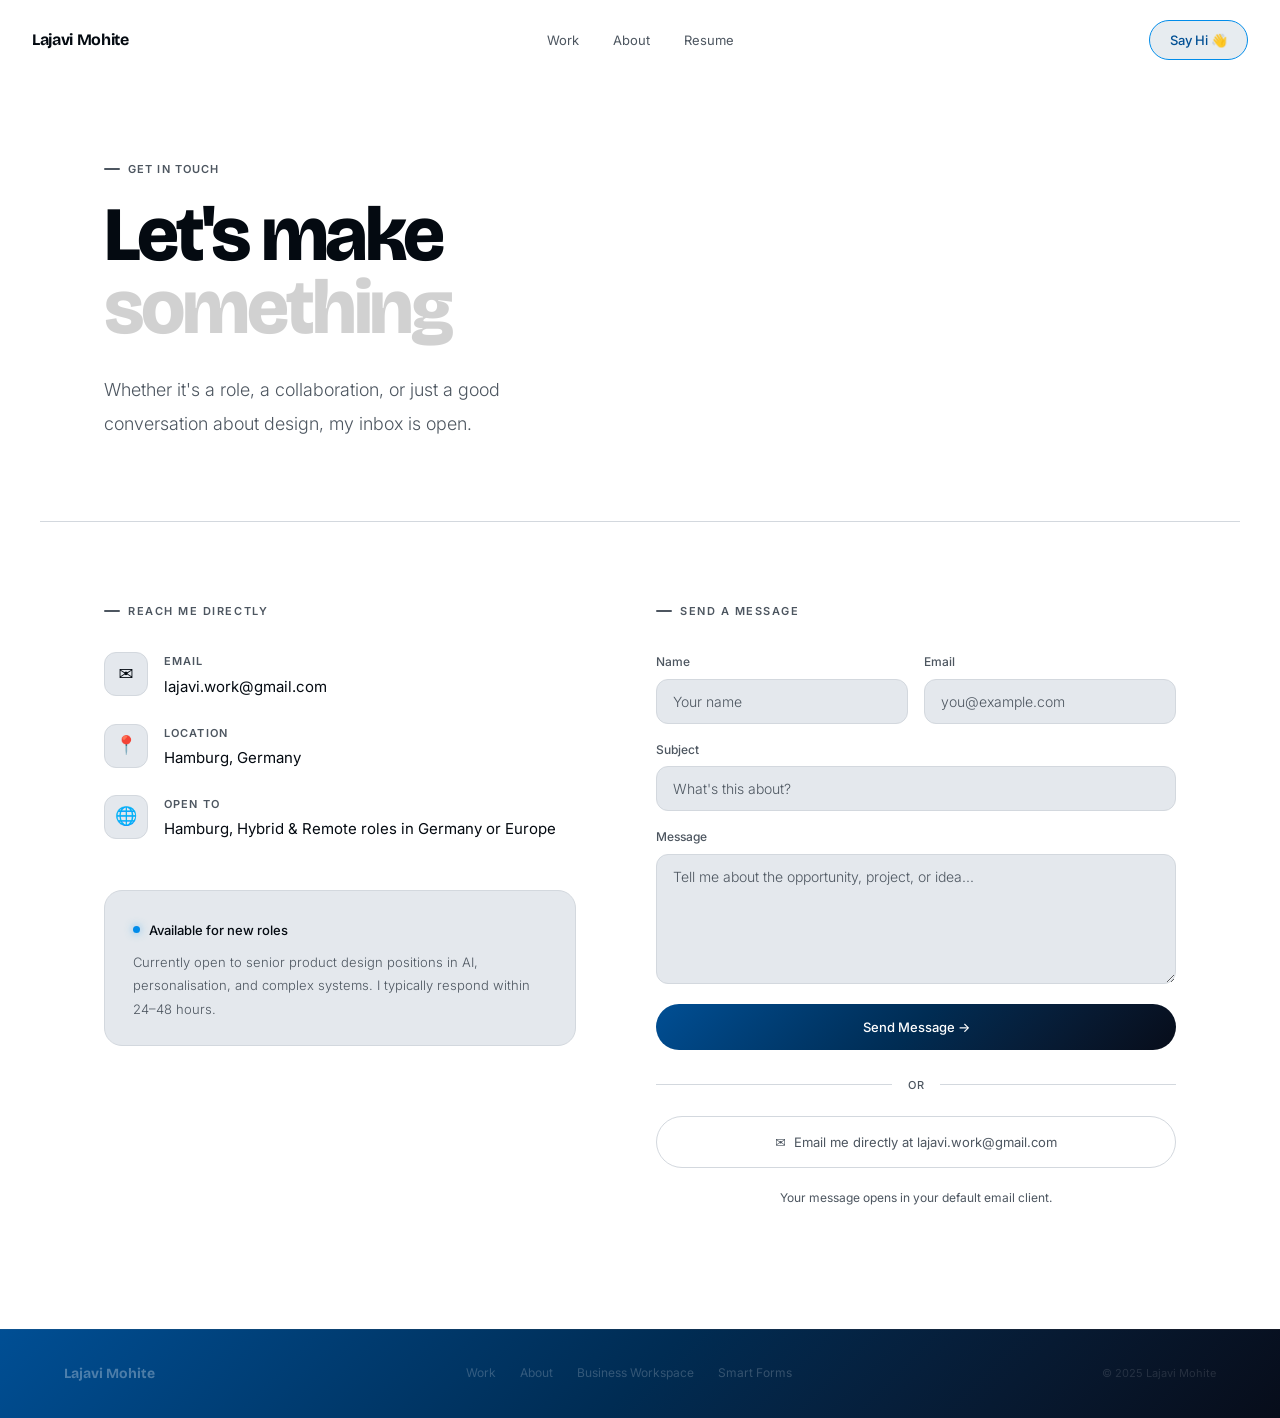
<file: contact.html>
<!DOCTYPE html>
<html lang="en">
<head>
  <meta charset="UTF-8" />
  <meta name="viewport" content="width=device-width, initial-scale=1.0"/>
  <title>Contact | Lajavi Mohite</title>
  <link rel="preconnect" href="https://fonts.googleapis.com">
  <link rel="preconnect" href="https://fonts.gstatic.com" crossorigin>
  <link href="https://fonts.googleapis.com/css2?family=Bricolage+Grotesque:opsz,wght@12..96,400..800&family=Inter:wght@400;500;600;700&display=swap" rel="stylesheet">
  <style>
    *, *::before, *::after { box-sizing: border-box; margin: 0; padding: 0; }
    :root {
      --bg:#F8F7FF; --bg-2:#FFFFFF; --dark:#1E1B4B; --dark-2:#2D2962;
      --text:#1E1B4B; --text-muted:#6B7280; --border:#E8E4F8;
      --blue:#818CF8; --violet:#818CF8; --emerald:#FCD34D;
      --poppins:'Poppins',sans-serif; --syne:'Playfair Display',serif;
    }
    html { scroll-behavior: smooth; }
    body { background: var(--bg-2); color: var(--text); font-family: var(--poppins); font-weight: 300; line-height: 1.7; overflow-x: hidden; }

    /* NAV */
    nav {
      position: fixed; top: 0; left: 0; right: 0; z-index: 100;
      display: flex; justify-content: space-between; align-items: center;
      padding: 22px 64px;
      background: rgba(255,255,255,0.9); backdrop-filter: blur(16px);
      border-bottom: 1px solid var(--border);
    }
    .nav-logo { font-family: var(--syne); font-weight: 700; font-size: 16px; color: var(--text); text-decoration: none; letter-spacing: -0.02em; }
    .nav-links { display: flex; gap: 36px; align-items: center; }
    .nav-links a { text-decoration: none; color: var(--text-muted); font-size: 13px; font-weight: 400; transition: color 0.2s; }
    .nav-links a:hover, .nav-links a.active { color: var(--text); }

    /* PAGE HEADER */
    .page-header {
      padding: 160px 64px 80px;
      max-width: 1200px;
      margin: 0 auto;
      border-bottom: 1px solid var(--border);
    }
    .page-label { font-size: 11px; font-weight: 600; letter-spacing: 0.14em; text-transform: uppercase; color: var(--text-muted); margin-bottom: 20px; display: flex; align-items: center; gap: 8px; }
    .page-label::before { content:''; width:16px; height:2px; background:currentColor; border-radius:2px; }
    .page-title {
      font-family: var(--syne);
      font-size: clamp(42px, 6vw, 80px);
      font-weight: 800;
      line-height: 0.95;
      letter-spacing: -0.04em;
      color: var(--text);
      margin-bottom: 28px;
    }
    .page-title .dim { color: rgba(0,0,0,0.18); }
    .page-sub { font-size: clamp(15px, 1.4vw, 18px); font-weight: 300; color: var(--text-muted); line-height: 1.9; max-width: 480px; }

    /* CONTACT GRID */
    .contact-section { padding: 80px 64px 120px; max-width: 1200px; margin: 0 auto; }
    .contact-grid { display: grid; grid-template-columns: 1fr 1fr; gap: 80px; align-items: start; }

    /* LEFT — info */
    .contact-info-label { font-size: 11px; font-weight: 600; letter-spacing: 0.14em; text-transform: uppercase; color: var(--text-muted); margin-bottom: 32px; display: flex; align-items: center; gap: 8px; }
    .contact-info-label::before { content:''; width:16px; height:2px; background:currentColor; border-radius:2px; }

    .contact-items { display: flex; flex-direction: column; gap: 24px; margin-bottom: 48px; }
    .contact-item { display: flex; align-items: flex-start; gap: 16px; }
    .ci-icon { width: 44px; height: 44px; border-radius: 12px; background: var(--bg); border: 1px solid var(--border); display: flex; align-items: center; justify-content: center; font-size: 18px; flex-shrink: 0; }
    .ci-body {}
    .ci-label { font-size: 11px; font-weight: 600; letter-spacing: 0.1em; text-transform: uppercase; color: var(--text-muted); margin-bottom: 3px; }
    .ci-value { font-size: 15px; font-weight: 400; color: var(--text); }
    .ci-value a { color: inherit; text-decoration: none; transition: color 0.2s; }
    .ci-value a:hover { color: var(--blue); }

    .availability-card { background: var(--bg); border: 1px solid var(--border); border-radius: 18px; padding: 28px 28px 24px; }
    .avail-dot-row { display: flex; align-items: center; gap: 9px; margin-bottom: 10px; }
    .avail-dot { width: 7px; height: 7px; border-radius: 50%; background: #FCD34D; box-shadow: 0 0 8px rgba(252,211,77,0.5); animation: blink 2.5s ease-in-out infinite; }
    @keyframes blink { 0%,100%{opacity:1} 50%{opacity:0.3} }
    .avail-status { font-size: 13px; font-weight: 500; color: var(--text); }
    .avail-detail { font-size: 13px; font-weight: 300; color: var(--text-muted); line-height: 1.8; }

    /* RIGHT — form */
    .contact-form-wrap {}
    .form-label { font-size: 11px; font-weight: 600; letter-spacing: 0.14em; text-transform: uppercase; color: var(--text-muted); margin-bottom: 32px; display: flex; align-items: center; gap: 8px; }
    .form-label::before { content:''; width:16px; height:2px; background:currentColor; border-radius:2px; }

    form { display: flex; flex-direction: column; gap: 16px; }
    .form-row { display: grid; grid-template-columns: 1fr 1fr; gap: 16px; }
    .field { display: flex; flex-direction: column; gap: 6px; }
    .field label { font-size: 12px; font-weight: 500; color: var(--text-muted); }
    .field input, .field textarea, .field select {
      font-family: var(--poppins); font-size: 14px; font-weight: 300;
      color: var(--text); background: var(--bg); border: 1px solid var(--border);
      border-radius: 12px; padding: 13px 16px; outline: none;
      transition: border-color 0.2s, box-shadow 0.2s;
      -webkit-appearance: none;
    }
    .field input::placeholder, .field textarea::placeholder { color: var(--text-muted); }
    .field input:focus, .field textarea:focus, .field select:focus {
      border-color: var(--dark); box-shadow: 0 0 0 3px rgba(8,13,26,0.06);
    }
    .field textarea { resize: vertical; min-height: 130px; }

    .btn-submit {
      display: inline-flex; align-items: center; justify-content: center; gap: 9px;
      padding: 15px 28px; background: var(--dark); color: #fff;
      font-family: var(--poppins); font-size: 13px; font-weight: 500;
      border: none; border-radius: 100px; cursor: pointer;
      text-decoration: none; transition: all 0.25s; width: 100%; margin-top: 4px;
    }
    .btn-submit:hover { opacity: 0.85; transform: translateY(-1px); }

    .form-note { font-size: 12px; color: var(--text-muted); text-align: center; margin-top: 4px; }
    .form-note a { color: inherit; }

    /* OR DIVIDER */
    .or-divider { display: flex; align-items: center; gap: 16px; margin: 10px 0 6px; }
    .or-divider::before, .or-divider::after { content:''; flex:1; height:1px; background:var(--border); }
    .or-divider span { font-size: 11px; color: var(--text-muted); font-weight: 500; letter-spacing: 0.08em; text-transform: uppercase; flex-shrink: 0; }

    .btn-email-direct {
      display: inline-flex; align-items: center; justify-content: center; gap: 9px;
      padding: 14px 26px; color: var(--text-muted);
      font-family: var(--poppins); font-size: 13px; font-weight: 400;
      border: 1px solid var(--border); border-radius: 100px; text-decoration: none;
      transition: all 0.25s; width: 100%;
    }
    .btn-email-direct:hover { border-color: var(--text); color: var(--text); }

    /* FOOTER */
    footer { background: var(--dark-2); padding: 32px 64px; display: flex; justify-content: space-between; align-items: center; border-top: 1px solid rgba(255,255,255,0.05); flex-wrap: wrap; gap: 16px; }
    .footer-logo { font-family: var(--syne); font-weight: 700; font-size: 14px; color: rgba(255,255,255,0.3); }
    .footer-links { display: flex; gap: 24px; }
    .footer-links a { font-size: 12px; color: rgba(255,255,255,0.2); text-decoration: none; transition: color 0.2s; }
    .footer-links a:hover { color: rgba(255,255,255,0.5); }
    .footer-copy { font-size: 11px; color: rgba(255,255,255,0.12); }

    /* FADE */
    .fade-up { opacity:0; transform:translateY(20px); transition:opacity 0.6s cubic-bezier(0.22,1,0.36,1),transform 0.6s cubic-bezier(0.22,1,0.36,1); }
    .fade-up.in { opacity:1; transform:none; }

    /* RESPONSIVE */
    @media (max-width: 900px) {
      nav { padding: 18px 24px; }
      .nav-links a:not(.nav-cta) { display: none; }
      .page-header { padding: 120px 24px 60px; }
      .contact-section { padding: 60px 24px 80px; }
      .contact-grid { grid-template-columns: 1fr; gap: 48px; }
      .form-row { grid-template-columns: 1fr; }
      footer { padding: 24px; flex-direction: column; align-items: flex-start; }
    }
  </style>
  <link rel="stylesheet" href="theme.css">
</head>
<body>

  <nav>
    <a href="index.html" class="nav-logo">Lajavi Mohite</a>
    <div class="nav-links">
      <a href="index.html#work">Work</a>
      <a href="index.html#about">About</a>
      <a href="resume.html">Resume</a>
    </div>
    <div class="nav-right">
      <a href="contact.html" class="nav-cta active">Say Hi 👋</a>
    </div>
    <button class="nav-hamburger" type="button" aria-label="Menu" aria-expanded="false">
      <span></span><span></span><span></span>
    </button>
  </nav>

  <!-- PAGE HEADER -->
  <div class="page-header fade-up">
    <div class="page-label">Get in Touch</div>
    <h1 class="page-title">Let's make<br><span class="dim">something</span></h1>
    <p class="page-sub">Whether it's a role, a collaboration, or just a good conversation about design, my inbox is open.</p>
  </div>

  <!-- CONTACT CONTENT -->
  <div class="contact-section">
    <div class="contact-grid">

      <!-- LEFT: info -->
      <div>
        <div class="contact-info-label fade-up">Reach Me Directly</div>
        <div class="contact-items fade-up">
          <div class="contact-item">
            <div class="ci-icon">✉️</div>
            <div class="ci-body">
              <div class="ci-label">Email</div>
              <div class="ci-value"><a href="mailto:lajavi.work@gmail.com">lajavi.work@gmail.com</a></div>
            </div>
          </div>
          <div class="contact-item">
            <div class="ci-icon">📍</div>
            <div class="ci-body">
              <div class="ci-label">Location</div>
              <div class="ci-value">Hamburg, Germany</div>
            </div>
          </div>
          <div class="contact-item">
            <div class="ci-icon">🌐</div>
            <div class="ci-body">
              <div class="ci-label">Open To</div>
              <div class="ci-value">Hamburg, Hybrid &amp; Remote roles in Germany or Europe</div>
            </div>
          </div>
        </div>

        <div class="availability-card fade-up">
          <div class="avail-dot-row">
            <span class="avail-dot"></span>
            <span class="avail-status">Available for new roles</span>
          </div>
          <div class="avail-detail">Currently open to senior product design positions in AI, personalisation, and complex systems. I typically respond within 24&ndash;48 hours.</div>
        </div>
      </div>

      <!-- RIGHT: form -->
      <div class="contact-form-wrap">
        <div class="form-label fade-up">Send a Message</div>
        <form action="mailto:lajavi.work@gmail.com" method="post" enctype="text/plain" class="fade-up">
          <div class="form-row">
            <div class="field">
              <label for="name">Name</label>
              <input type="text" id="name" name="name" placeholder="Your name" required />
            </div>
            <div class="field">
              <label for="email">Email</label>
              <input type="email" id="email" name="email" placeholder="you@example.com" required />
            </div>
          </div>
          <div class="field">
            <label for="subject">Subject</label>
            <input type="text" id="subject" name="subject" placeholder="What's this about?" />
          </div>
          <div class="field">
            <label for="message">Message</label>
            <textarea id="message" name="message" placeholder="Tell me about the opportunity, project, or idea..." required></textarea>
          </div>
          <button type="submit" class="btn-submit">Send Message &rarr;</button>
          <div class="or-divider"><span>or</span></div>
          <a href="mailto:lajavi.work@gmail.com" class="btn-email-direct">✉️ &nbsp;Email me directly at lajavi.work@gmail.com</a>
          <p class="form-note">Your message opens in your default email client.</p>
        </form>
      </div>

    </div>
  </div>

  <footer>
    <div class="footer-logo">Lajavi Mohite</div>
    <div class="footer-links">
      <a href="index.html#work">Work</a>
      <a href="index.html#about">About</a>
      <a href="business-workspace.html">Business Workspace</a>
      <a href="smart-forms.html">Smart Forms</a>
    </div>
    <div class="footer-copy">&copy; 2025 Lajavi Mohite</div>
  </footer>

  <script>
    (function(){
      var els = document.querySelectorAll('.fade-up');
      var io = new IntersectionObserver(function(entries){
        entries.forEach(function(e){ if(e.isIntersecting){ e.target.classList.add('in'); io.unobserve(e.target); } });
      },{threshold:0.08});
      els.forEach(function(el){ io.observe(el); });
    })();
  </script>
  <script src="nav-scroll.js" defer></script>
</body>
</html>
</file>
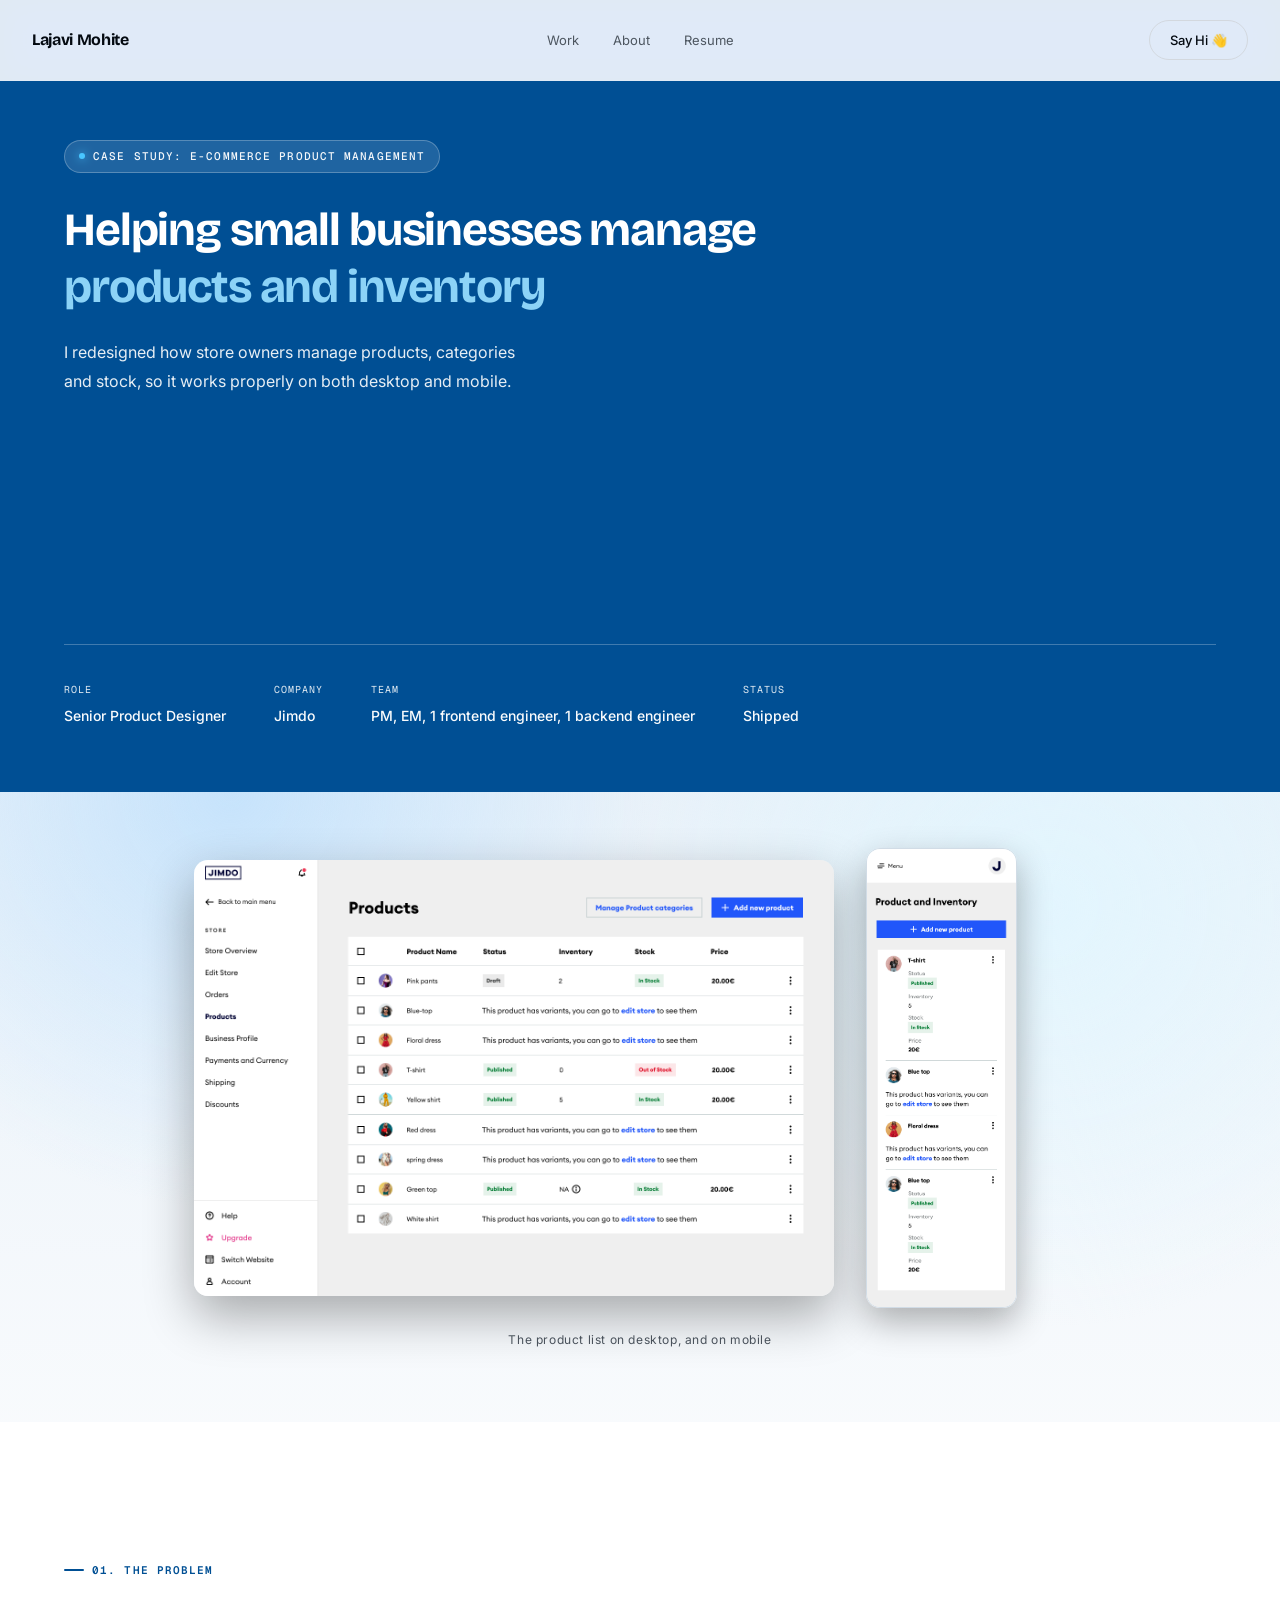
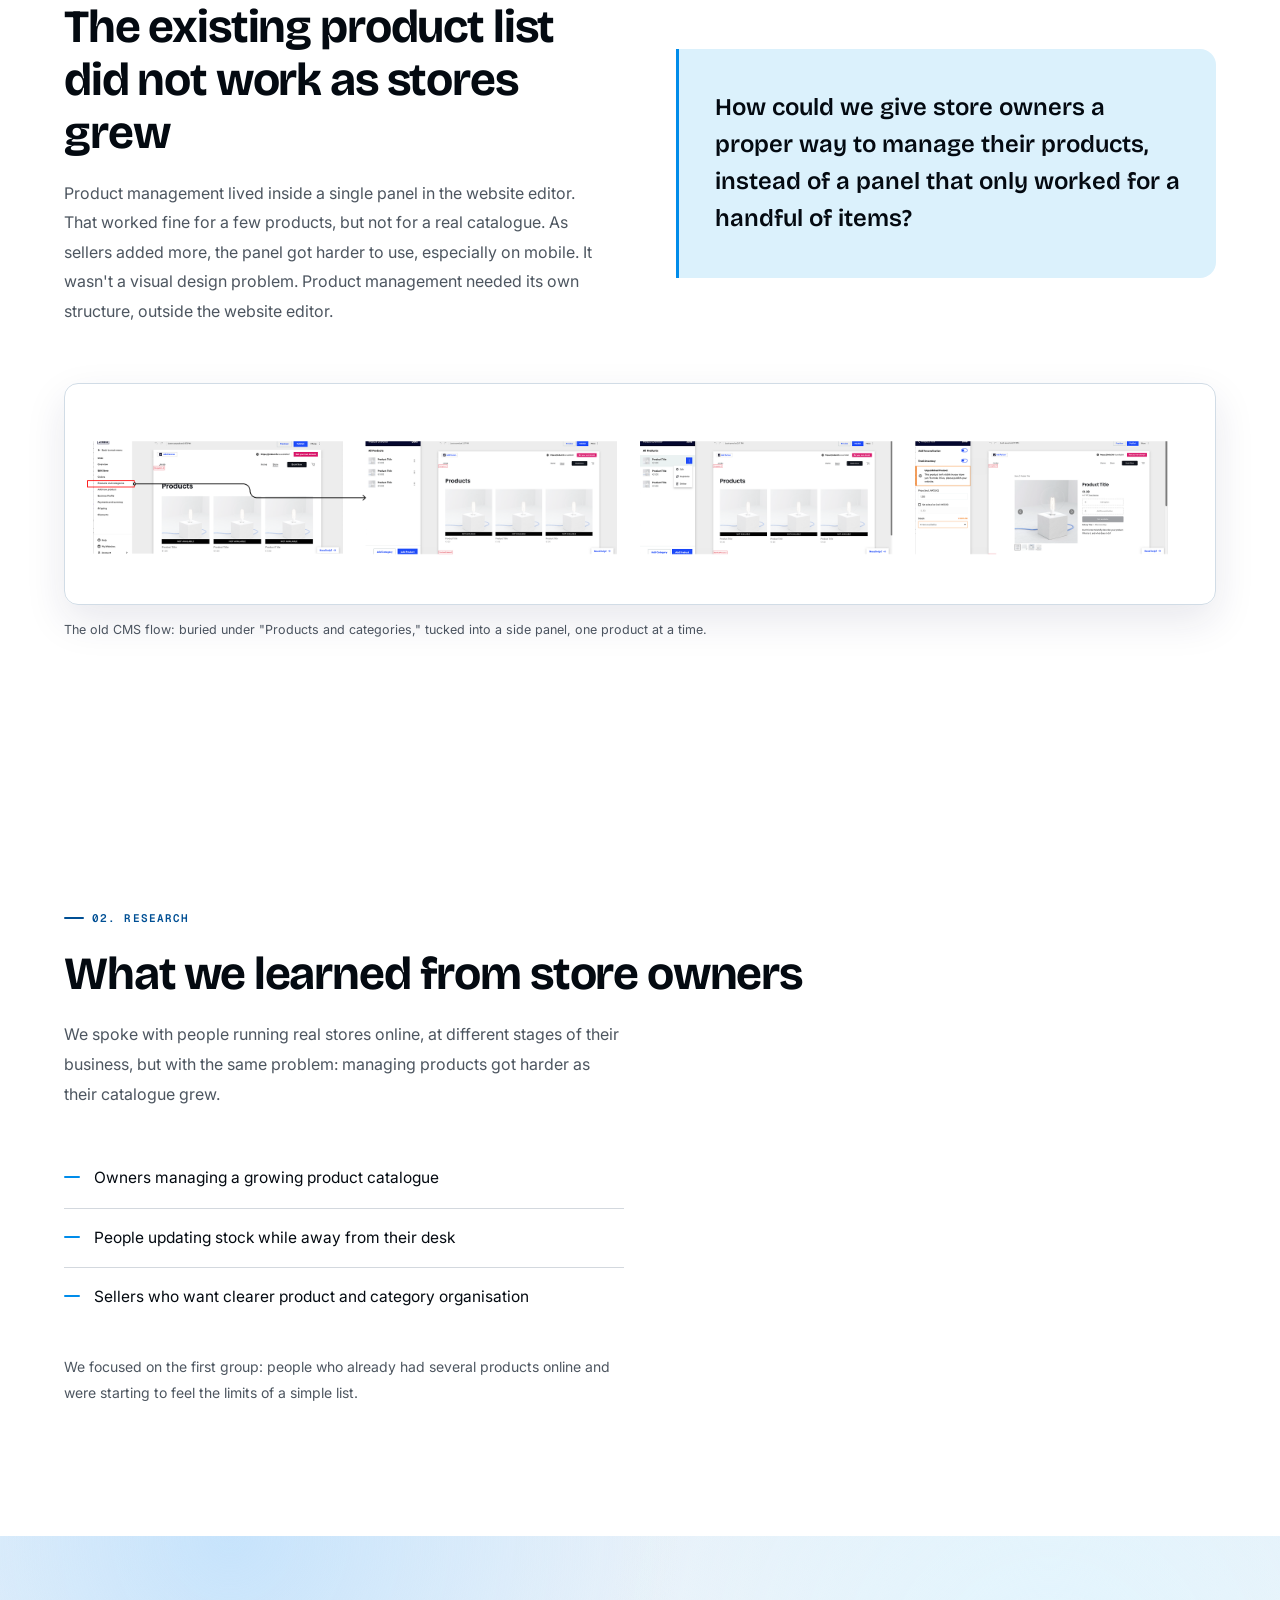
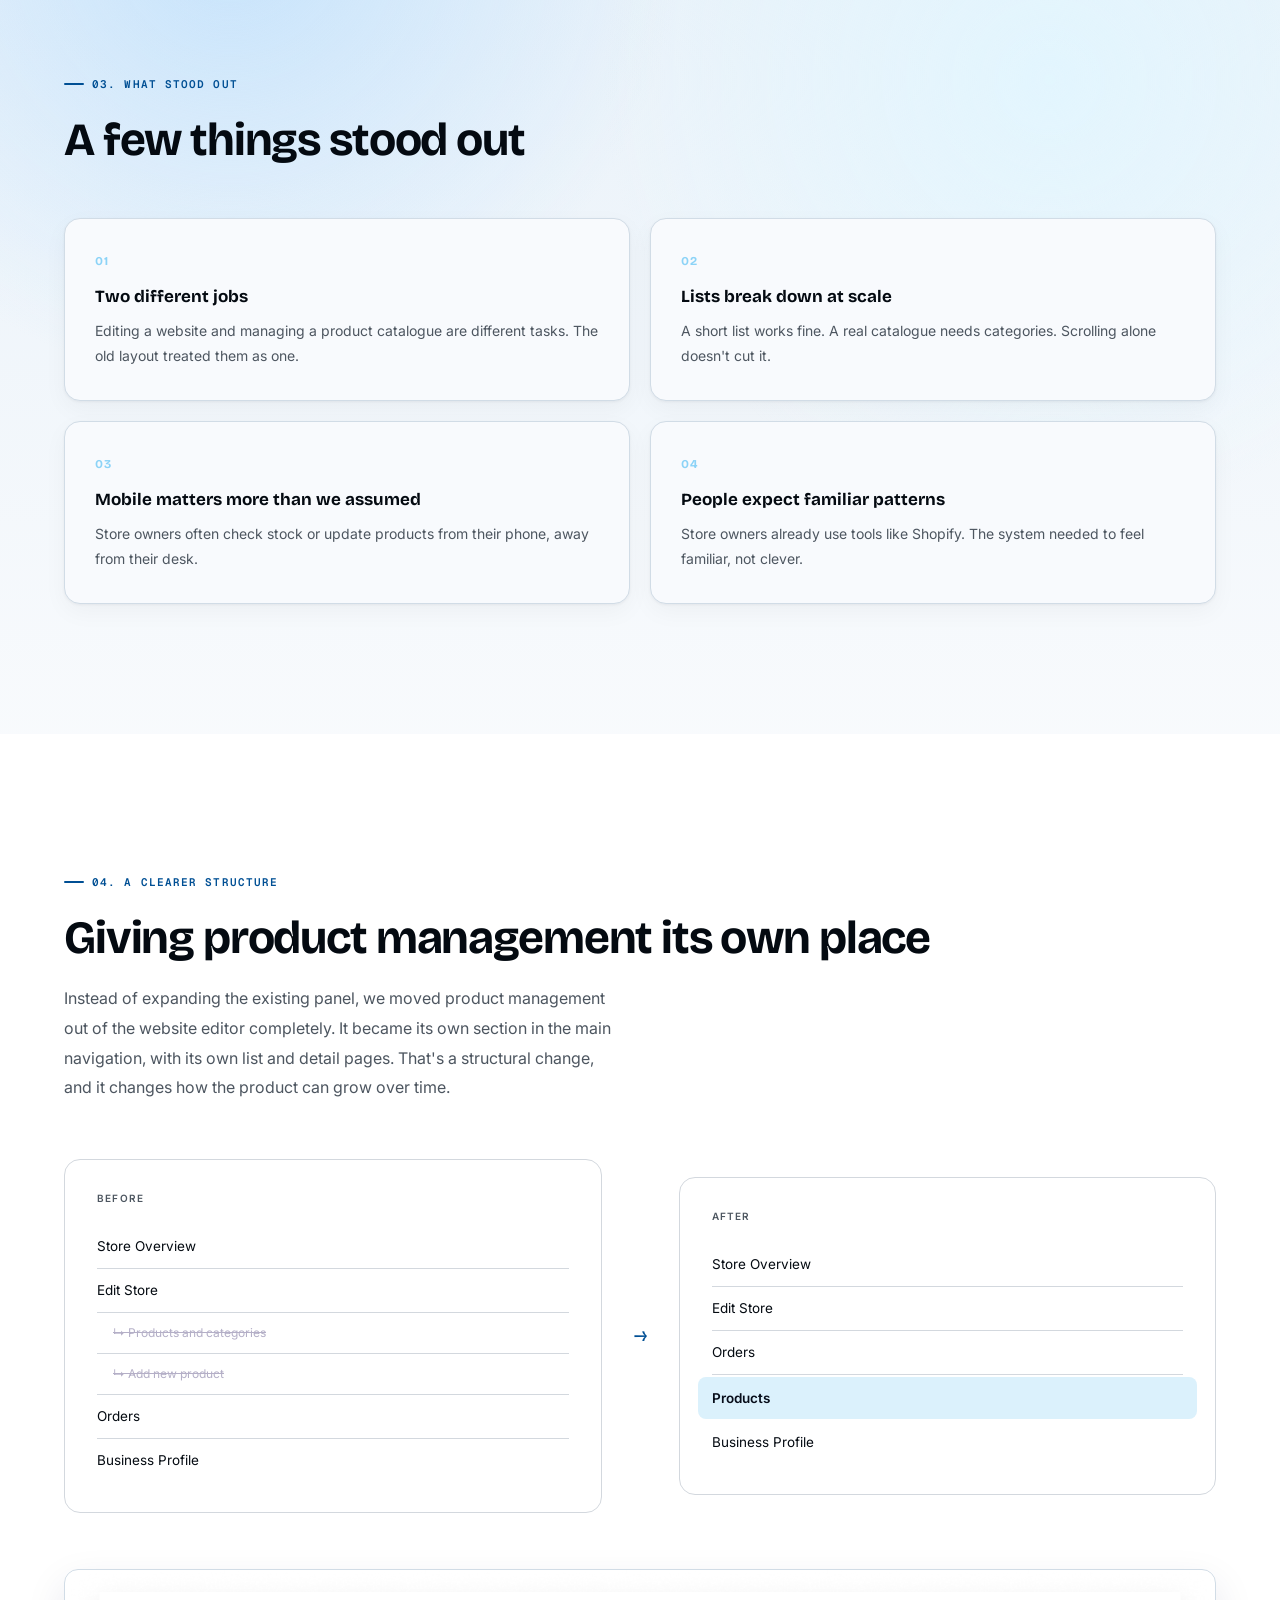
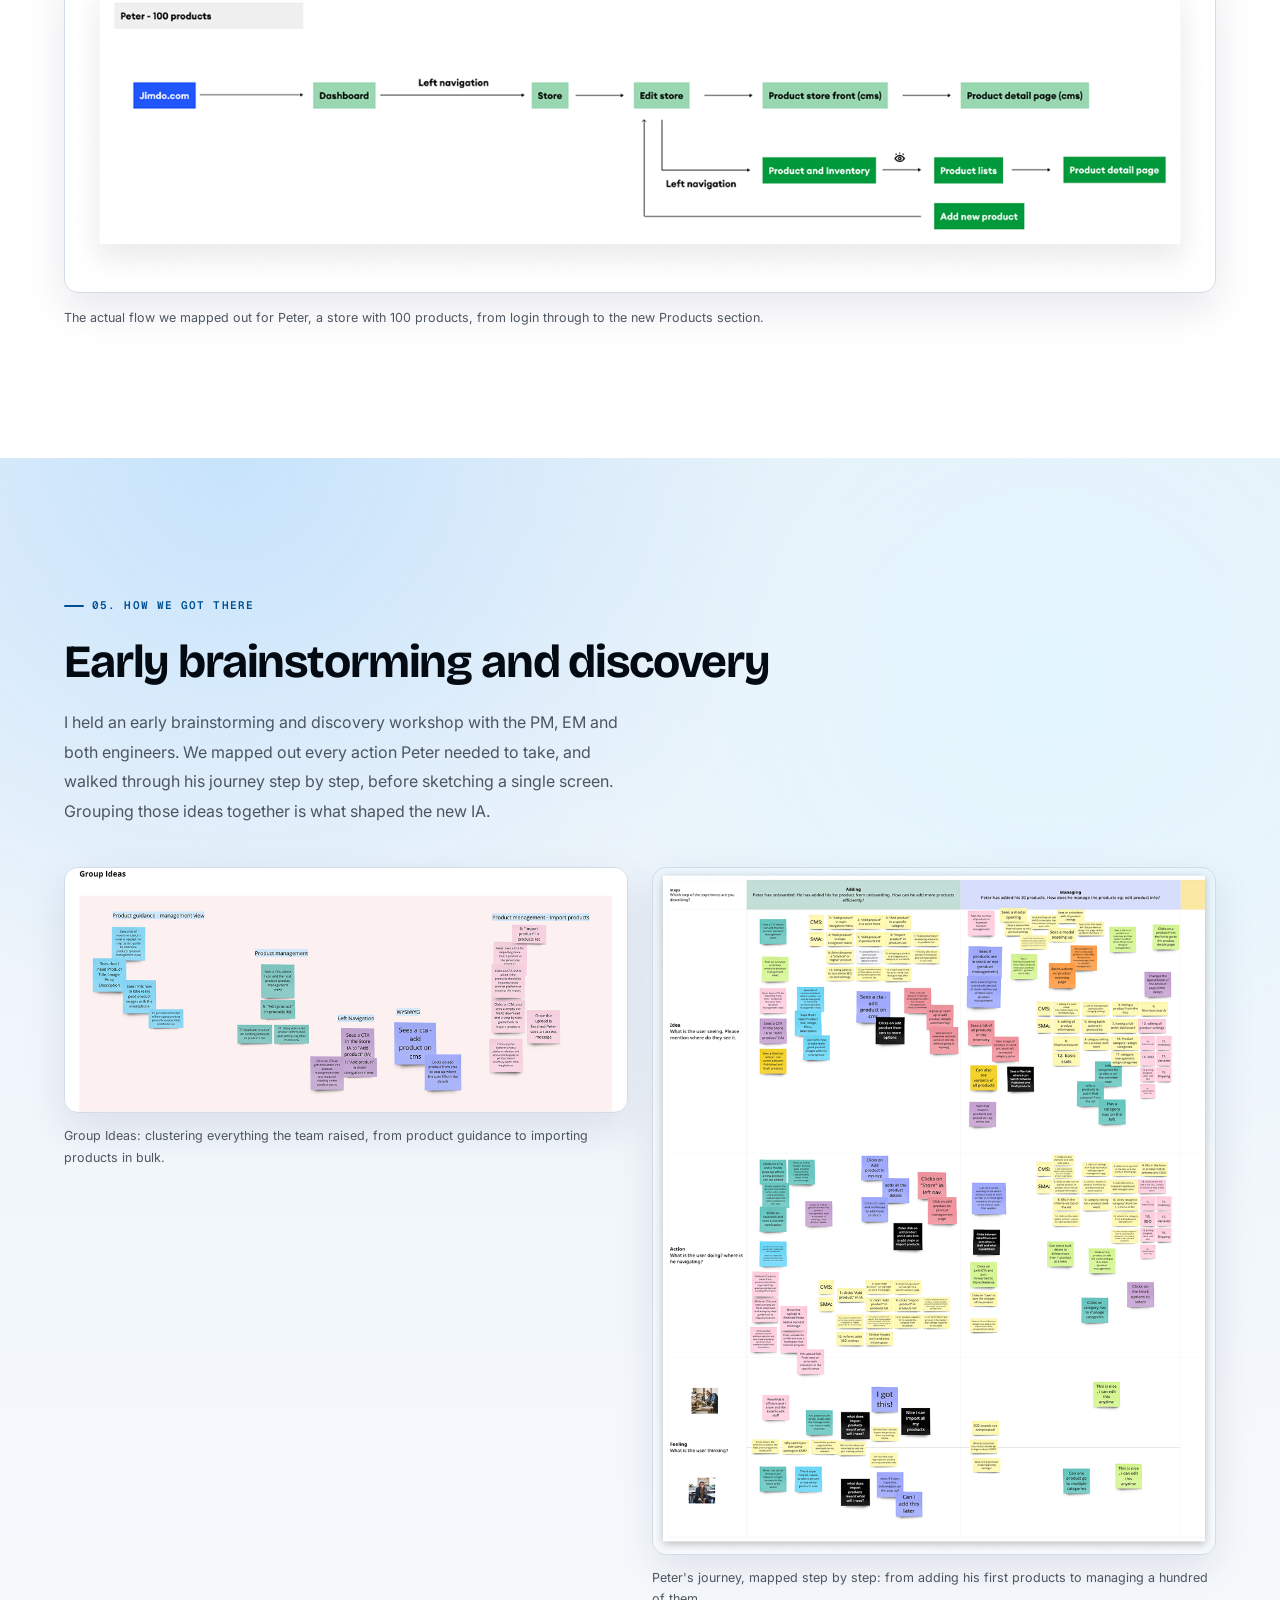
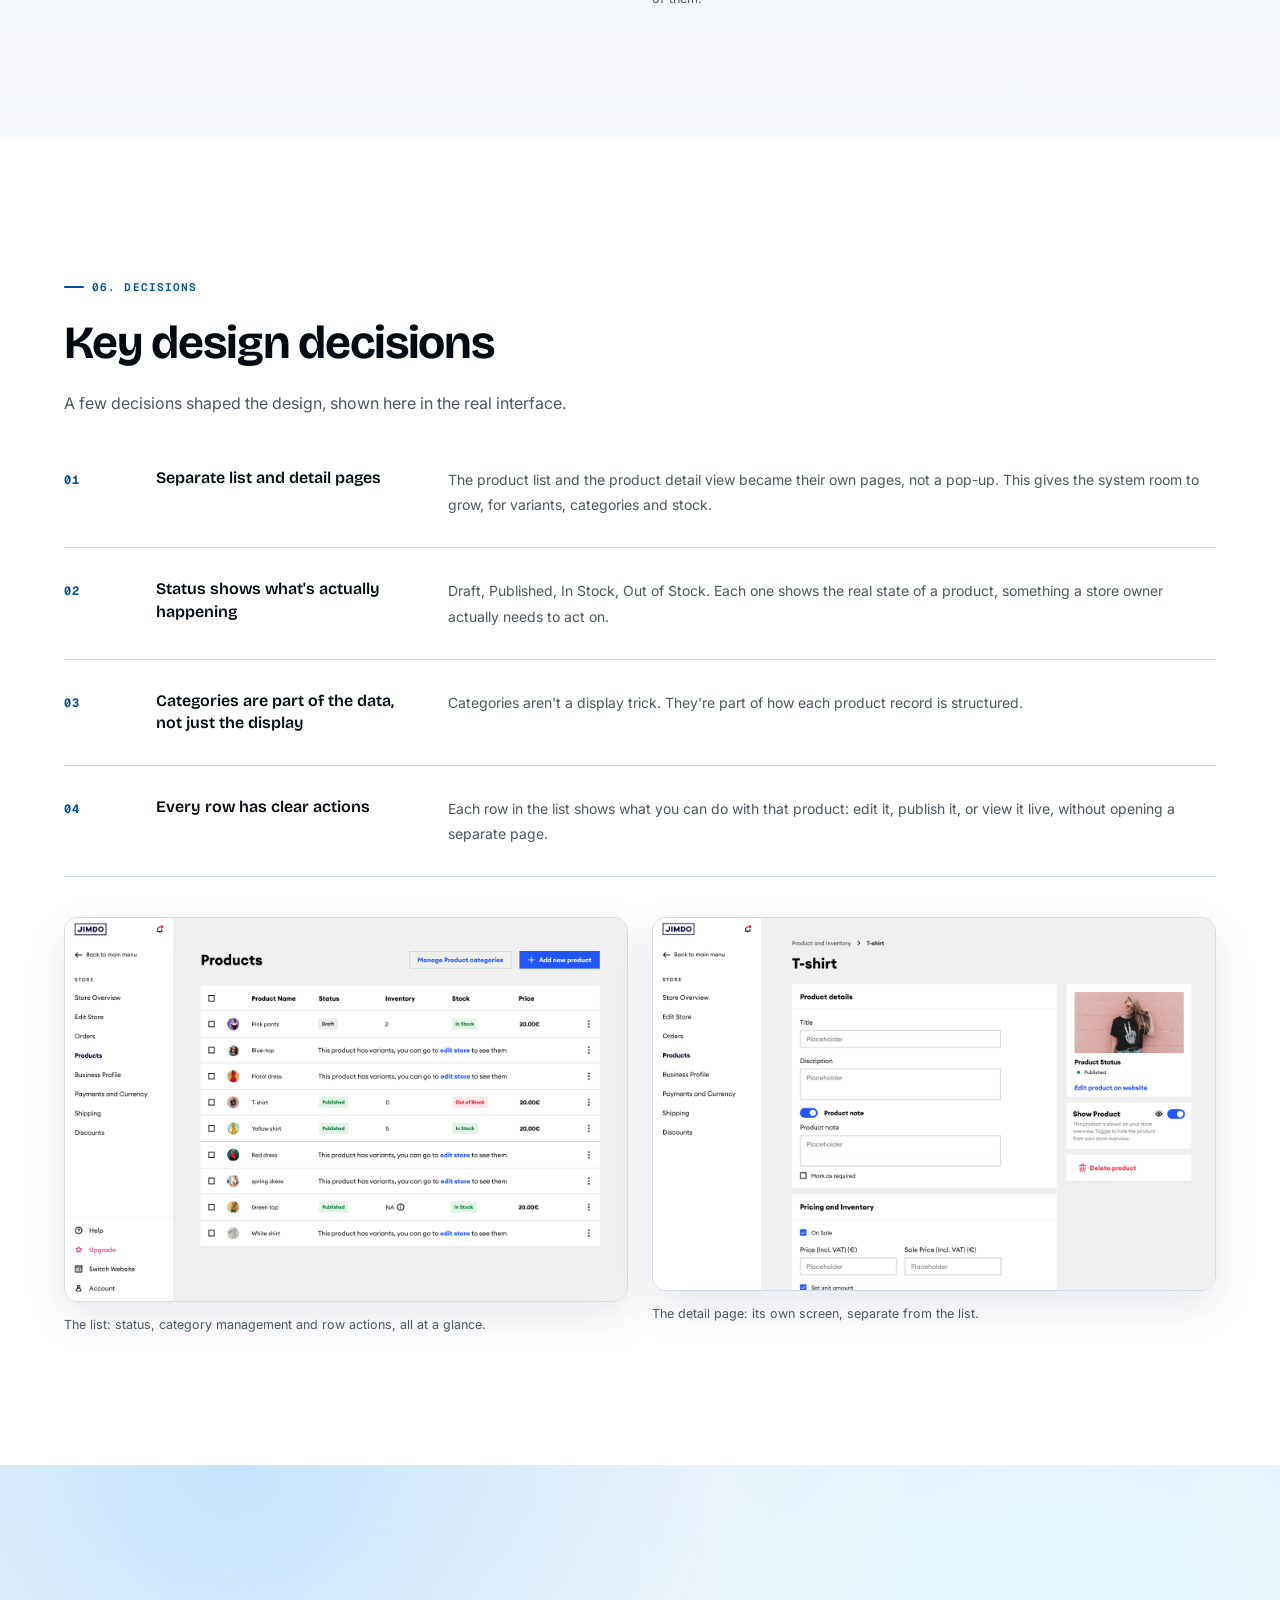
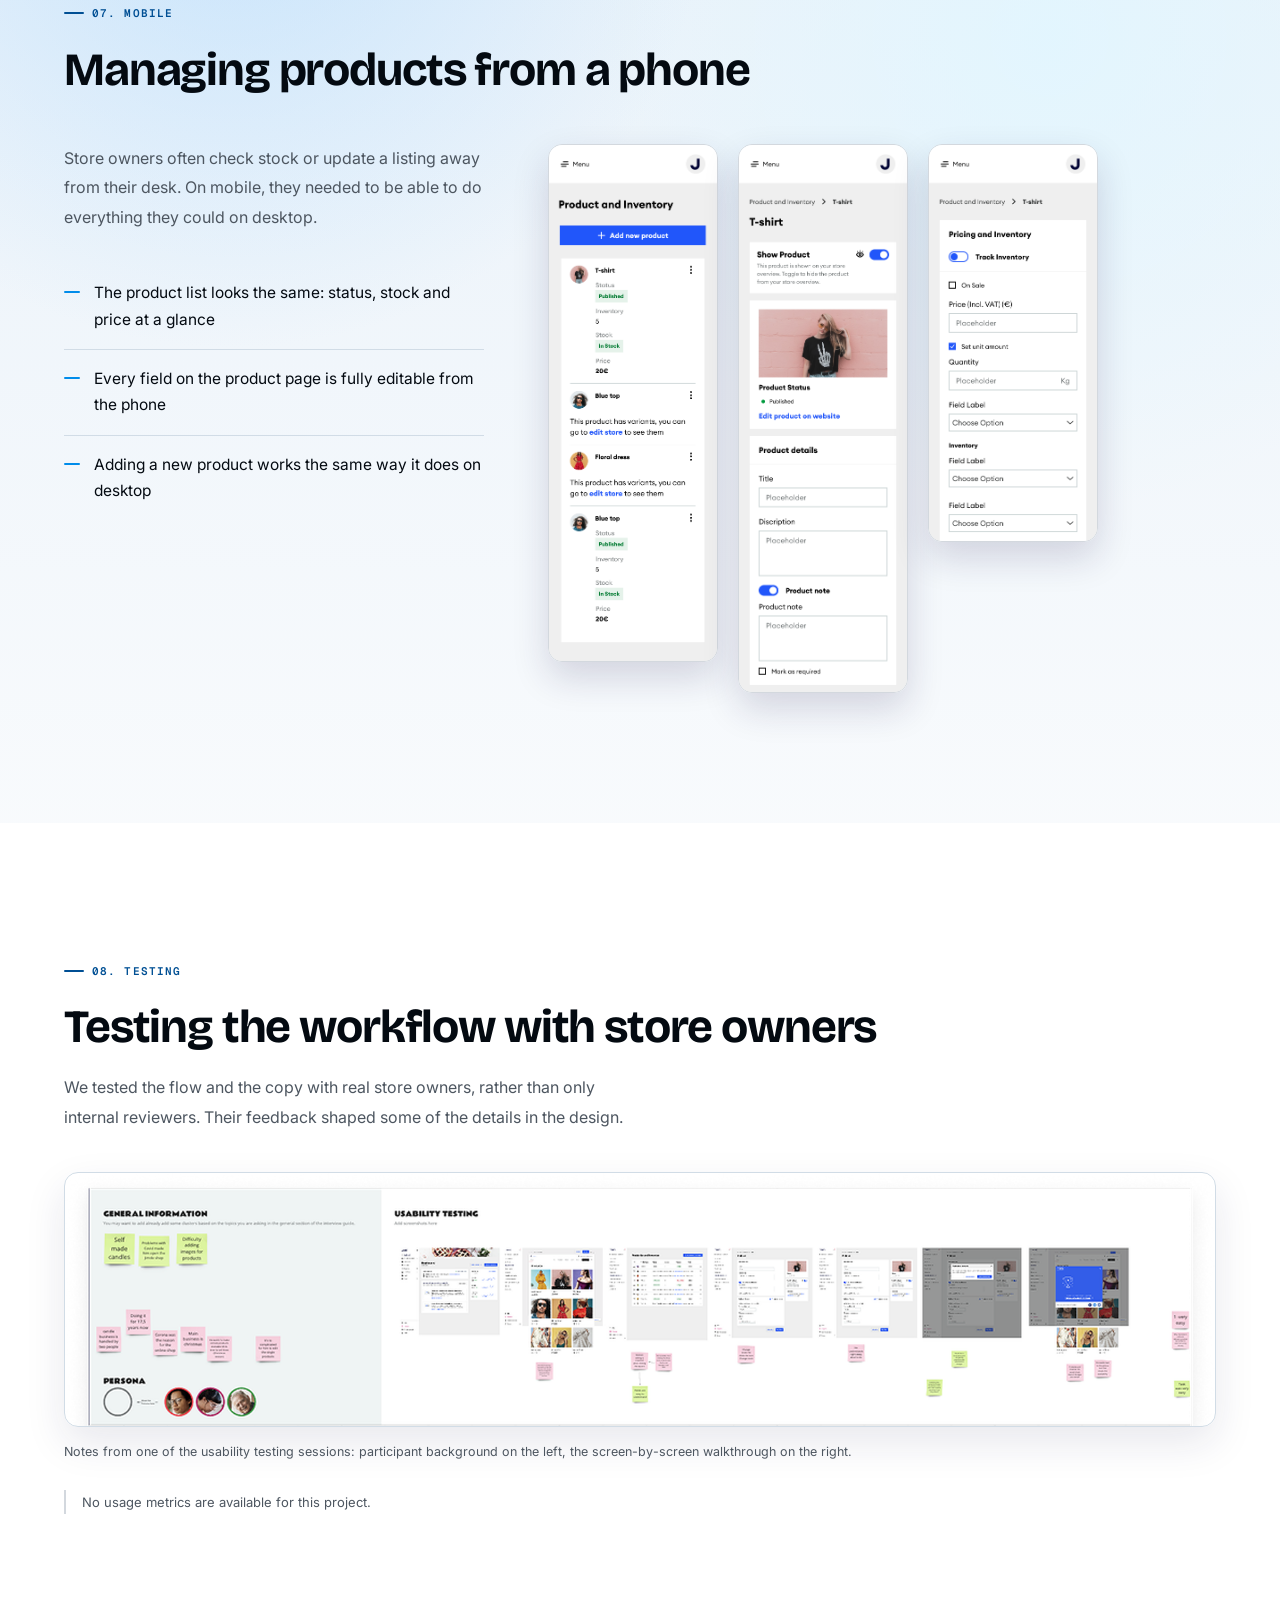
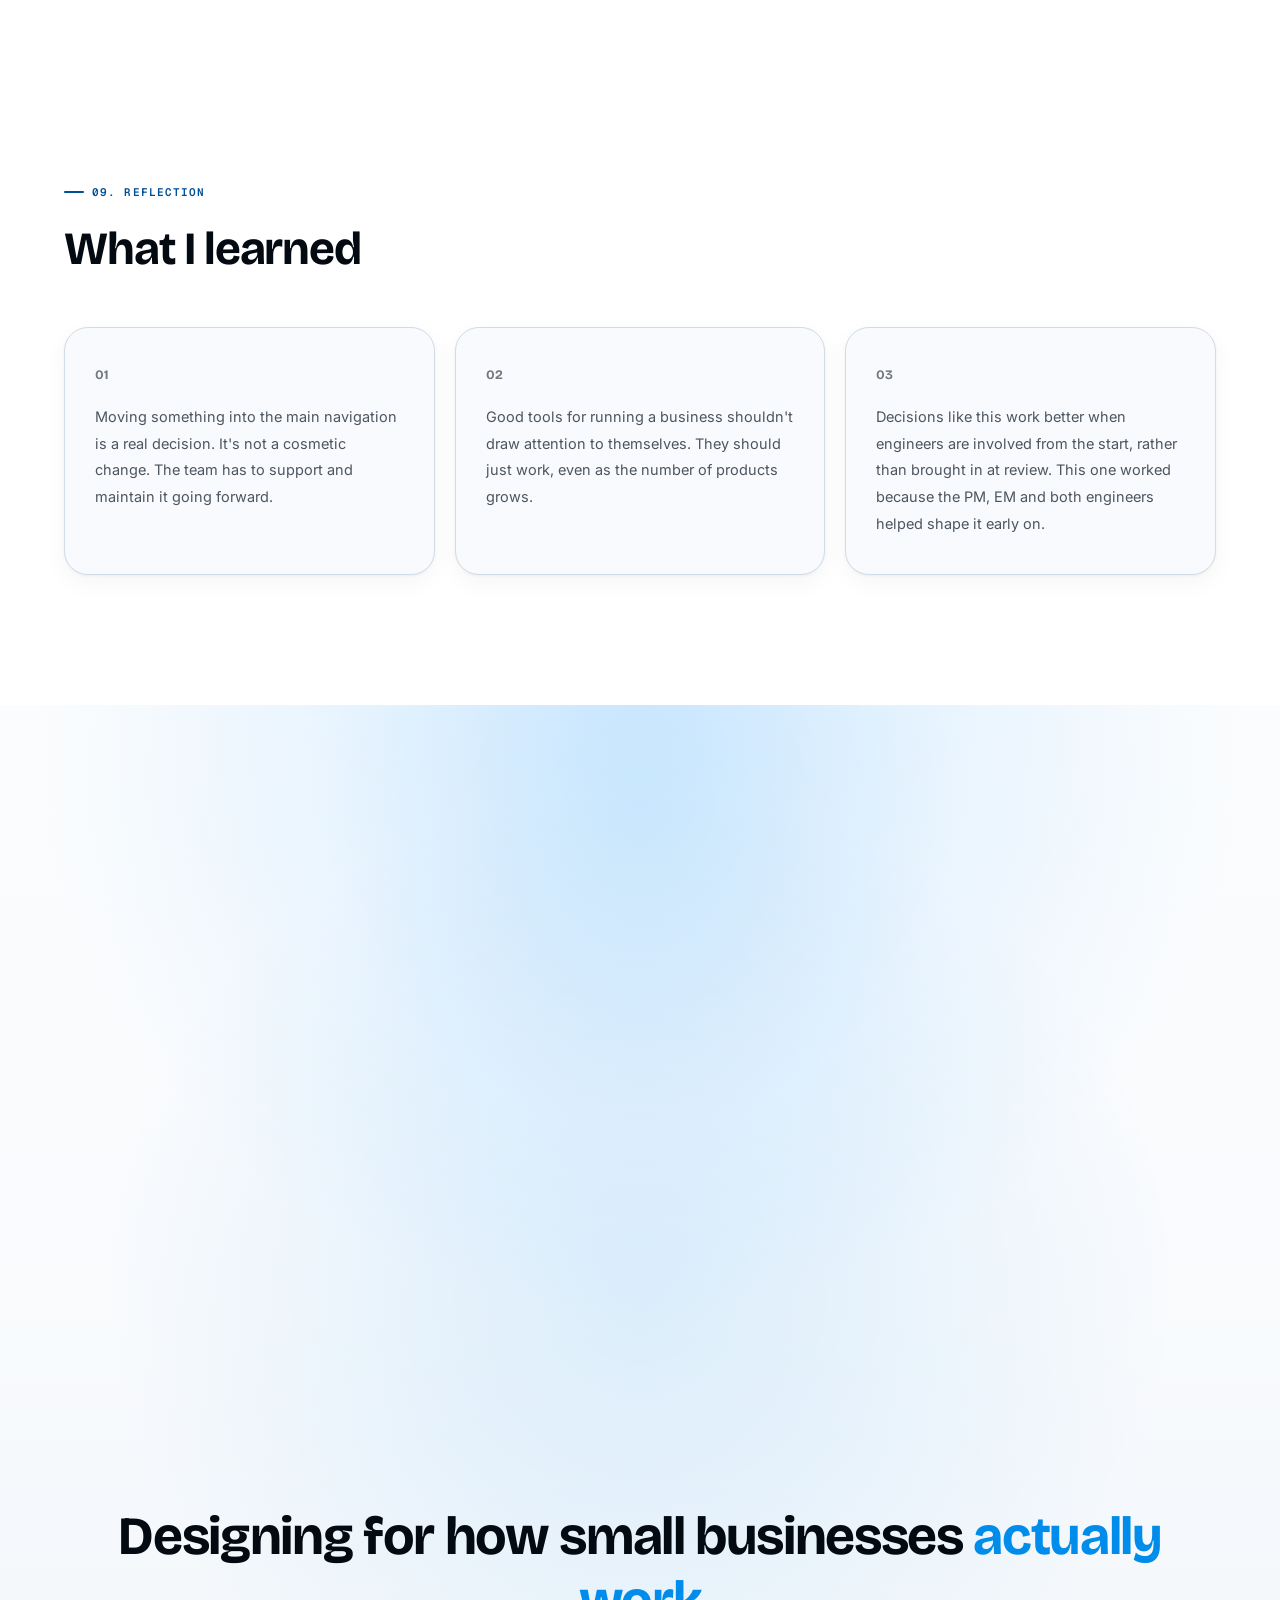
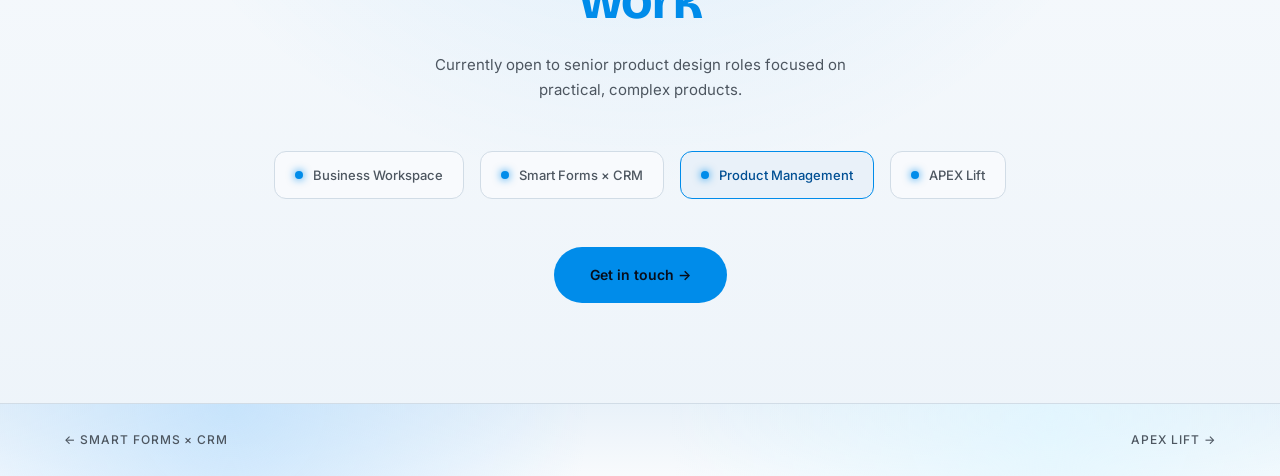
<file: product-management.html>
<!DOCTYPE html>
<html lang="en">
<head>
  <meta charset="UTF-8" />
  <meta name="viewport" content="width=device-width, initial-scale=1.0"/>
  <title>Product Management | Lajavi Mohite</title>
  <link rel="preconnect" href="https://fonts.googleapis.com">
  <link rel="preconnect" href="https://fonts.gstatic.com" crossorigin>
  <link href="https://fonts.googleapis.com/css2?family=Bricolage+Grotesque:opsz,wght@12..96,400..800&family=Inter:wght@400;500;600;700&family=Geist+Mono:wght@400;500;600&display=swap" rel="stylesheet">
  <style>
    *, *::before, *::after { box-sizing: border-box; margin: 0; padding: 0; }

    :root {
      --bg: #F8F7FF;
      --bg-2: #FFFFFF;
      --dark: #1E1B4B;
      --dark-2: #2D2962;
      --teal: var(--court);
      --teal-light: color-mix(in oklch, var(--court) 12%, white);
      --teal-mid: var(--court-glow);
      --text: #1E1B4B;
      --text-muted: #6B7280;
      --border: #E8E4F8;
      --poppins: 'Poppins', sans-serif;
      --syne: 'Playfair Display', serif;
    }

    html { scroll-behavior: smooth; }
    body {
      background: var(--bg);
      color: var(--text);
      font-family: var(--poppins);
      font-weight: 300;
      line-height: 1.7;
      overflow-x: hidden;
    }

    a:focus-visible, button:focus-visible {
      outline: 2px solid var(--teal); outline-offset: 3px; border-radius: 4px;
    }

    nav {
      position: fixed; top: 0; left: 0; right: 0; z-index: 100;
      display: flex; justify-content: space-between; align-items: center;
      padding: 20px 64px;
      background: rgba(255,255,255,0.92);
      backdrop-filter: blur(16px);
      border-bottom: 1px solid var(--border);
    }
    .nav-logo { font-family: var(--syne); font-weight: 700; font-size: 16px; color: var(--text); text-decoration: none; letter-spacing: -0.02em; }
    .nav-links { display: flex; gap: 32px; align-items: center; }
    .nav-links a { text-decoration: none; color: var(--text-muted); font-size: 13px; font-weight: 400; transition: color 0.2s; }
    .nav-links a:hover { color: var(--text); }

    /* STICKY SECTION NAV */
    .section-nav {
      position: fixed; left: 32px; top: 50%; transform: translateY(-50%); z-index: 60;
      display: flex; flex-direction: column; gap: 16px; width: max-content;
      background: rgba(255,255,255,0.94);
      border: 1px solid var(--border); border-radius: 18px;
      padding: 20px 18px; box-shadow: 0 12px 32px rgba(30,27,75,0.1);
    }
    .section-nav a { display: flex; align-items: center; gap: 10px; text-decoration: none; }
    .sn-line { width: 14px; height: 1.5px; background: var(--text-muted); opacity: 0.5; transition: all 0.3s ease; flex-shrink: 0; }
    .section-nav a.active .sn-line { width: 24px; background: var(--dark); opacity: 1; }
    .sn-label { font-family: var(--poppins); font-size: 11px; font-weight: 500; color: var(--text-muted); opacity: 0; transform: translateX(-4px); transition: opacity 0.25s, transform 0.25s, color 0.25s; white-space: nowrap; }
    .section-nav a:hover .sn-label, .section-nav a.active .sn-label { opacity: 1; transform: translateX(0); }
    .section-nav a.active .sn-label { color: var(--dark); font-weight: 600; }
    @media (max-width: 1320px) { .section-nav { display: none; } }

    .hero {
      min-height: 88vh; display: grid; grid-template-rows: 1fr auto;
      padding: 140px 64px 64px; position: relative; overflow: hidden; background: var(--dark);
    }
    .hero-glow { position: absolute; width: 600px; height: 600px; background: radial-gradient(circle, rgb(from var(--court) r g b / 0.10) 0%, transparent 70%); top: -150px; right: -100px; pointer-events: none; }
    .hero-tag {
      display: inline-flex; align-items: center; gap: 8px;
      background: rgb(from var(--court) r g b / 0.12); border: 1px solid rgb(from var(--court) r g b / 0.28); color: var(--teal-mid);
      padding: 6px 14px; border-radius: 100px; font-size: 11px; font-weight: 500;
      letter-spacing: 0.1em; text-transform: uppercase; width: fit-content; margin-bottom: 28px;
    }
    .hero-tag::before { content:''; width:6px; height:6px; background:var(--teal); border-radius:50%; }
    .hero-content { position: relative; z-index: 2; }
    .hero-title {
      font-family: var(--syne); font-size: clamp(30px, 3.6vw, 50px); max-width: 780px;
      font-weight: 700; line-height: 1.25; letter-spacing: -0.02em; color: #fff; margin-bottom: 22px;
    }
    .hero-title span { color: var(--teal-mid); }
    .hero-desc { font-size: 16px; font-weight: 400; color: rgba(255,255,255,0.62); max-width: 480px; line-height: 1.8; }
    .hero-meta-row {
      display: flex; gap: 48px; flex-wrap: wrap; position: relative; z-index: 2;
      padding-top: 36px; border-top: 1px solid rgba(255,255,255,0.08);
    }
    .hero-meta-label { font-size: 10px; letter-spacing: 0.14em; text-transform: uppercase; color: rgba(255,255,255,0.32); margin-bottom: 6px; }
    .hero-meta-value { font-size: 14px; font-weight: 500; color: rgba(255,255,255,0.85); }

    /* CROSS-PLATFORM SHOWCASE — full, uncropped desktop + mobile, mobile stretched to the same height, centered */
    .cps { padding: 56px 64px 72px; background: var(--dark-2); }
    .cps-row { display: flex; align-items: stretch; justify-content: center; gap: 32px; max-width: 1080px; margin: 0 auto; }
    .cps-desktop { flex: 0 1 640px; max-width: 74%; align-self: center; }
    .cps-desktop img { width: 100%; height: auto; display: block; border-radius: 14px; box-shadow: 0 20px 50px rgba(0,0,0,0.32); }
    .cps-mobile { flex: 0 0 auto; display: flex; align-items: stretch; max-height: 460px; }
    .cps-mobile img { height: 100%; width: auto; max-width: 220px; object-fit: contain; display: block; border-radius: 14px; box-shadow: 0 14px 34px rgba(0,0,0,0.3); border: 1px solid rgba(255,255,255,0.08); }
    .cps-caption { text-align: center; margin-top: 22px; font-size: 12px; color: rgba(255,255,255,0.4); letter-spacing: 0.05em; }
    @media (max-width: 1100px) {
      .cps-row { flex-direction: column; align-items: center; gap: 24px; }
      .cps-desktop { max-width: 100%; width: 100%; }
      .cps-mobile img { height: auto; width: 200px; }
    }
    @media (max-width: 640px) {
      .cps { padding: 40px 24px 52px; }
      .cps-mobile img { width: 160px; }
    }

    /* MOBILE SECTION — content + full mobile screens side by side */
    .mobile-cols { display: flex; gap: 64px; align-items: flex-start; margin-top: 48px; flex-wrap: wrap; }
    .mobile-cols-content { flex: 1 1 360px; max-width: 420px; }
    .mobile-visuals { display: flex; gap: 20px; align-items: flex-start; flex: 1 1 320px; flex-wrap: wrap; }
    .mobile-visuals img { width: 170px; height: auto; border-radius: 14px; box-shadow: 0 16px 36px rgba(30,27,75,0.16); border: 1px solid var(--border); display: block; }
    @media (max-width: 640px) {
      .mobile-visuals img { width: 140px; }
    }

    section { padding: 130px 64px; }
    section.light { background: var(--bg-2); }
    section.dark { background: var(--dark); color: #fff; }
    section.dark-2 { background: var(--dark-2); color: #fff; }

    .label {
      display: inline-flex; align-items: center; gap: 8px;
      font-size: 11px; font-weight: 600; letter-spacing: 0.14em; text-transform: uppercase;
      color: var(--court-deep); margin-bottom: 20px;
    }
    .label::before { content:''; width:20px; height:2px; background:currentColor; border-radius:2px; }
    section.dark .label, section.dark-2 .label { color: var(--teal-mid); }

    .h2 {
      font-family: var(--syne); font-size: clamp(28px, 3.6vw, 48px);
      font-weight: 700; line-height: 1.15; letter-spacing: -0.025em; margin-bottom: 20px;
    }
    .h2 span { color: var(--court-deep); }
    section.dark .h2, section.dark-2 .h2 { color: #fff; }
    section.dark .h2 span, section.dark-2 .h2 span { color: var(--teal-mid); }

    .body-text { font-size: 16px; font-weight: 400; line-height: 1.85; color: var(--text-muted); max-width: 560px; }
    section.dark .body-text, section.dark-2 .body-text { color: rgba(255,255,255,0.68); }

    .two-col { display: grid; grid-template-columns: 1fr 1fr; gap: 72px; align-items: center; }
    .big-q {
      font-family: var(--syne); font-size: clamp(17px, 1.9vw, 24px); font-weight: 600; line-height: 1.55;
      padding: 40px 36px; background: var(--teal-light); border-left: 3px solid var(--teal);
      border-radius: 0 16px 16px 0; color: var(--text);
    }

    /* WHO WE DESIGNED FOR */
    .who-list { margin-top: 40px; display: flex; flex-direction: column; max-width: 560px; }
    .who-item { display: flex; gap: 14px; align-items: flex-start; padding: 16px 0; border-bottom: 1px solid var(--border); font-size: 15.5px; color: var(--text); }
    .who-item:last-child { border-bottom: none; }
    .who-item.on-dark { color: rgba(255,255,255,0.82); border-bottom-color: rgba(255,255,255,0.12); }
    .who-dash { width: 16px; height: 2px; background: var(--teal); border-radius: 2px; margin-top: 11px; flex-shrink: 0; }
    .who-focus { margin-top: 28px; font-size: 14px; color: var(--text-muted); line-height: 1.85; max-width: 560px; }

    /* INSIGHTS (dark grid) */
    .insights-dark-grid { display: grid; grid-template-columns: 1fr 1fr; gap: 20px; margin-top: 52px; }
    .insight-dark-card { background: rgba(255,255,255,0.05); border: 1px solid rgba(255,255,255,0.09); border-radius: 16px; padding: 32px 30px; }
    .idc-num { font-family: var(--syne); font-size: 12px; font-weight: 700; color: var(--teal-mid); letter-spacing: 0.08em; margin-bottom: 14px; }
    .idc-title { font-family: var(--syne); font-size: 17px; font-weight: 700; color: #fff; margin-bottom: 10px; line-height: 1.3; }
    .idc-desc { font-size: 14px; font-weight: 400; color: rgba(255,255,255,0.66); line-height: 1.8; }

    /* IA COMPARISON */
    .ia-compare { display: flex; align-items: center; gap: 32px; margin-top: 56px; }
    .ia-panel { flex: 1; background: var(--bg-2); border: 1px solid var(--border); border-radius: 16px; padding: 30px 32px; }
    .ia-panel-label { font-size: 10px; font-weight: 600; letter-spacing: 0.12em; text-transform: uppercase; color: var(--text-muted); margin-bottom: 18px; }
    .ia-nav-item { font-size: 13.5px; padding: 10px 0; border-bottom: 1px solid var(--border); color: var(--text); }
    .ia-nav-item:last-child { border-bottom: none; }
    .ia-nav-item.muted { color: #B4AFC7; text-decoration: line-through; font-size: 12px; padding-left: 16px; }
    .ia-nav-item.highlight { color: var(--dark); font-weight: 600; background: var(--teal-light); margin: 2px -14px; padding: 10px 14px; border-radius: 8px; border-bottom: none; }
    .ia-arrow { font-family: var(--syne); font-size: 22px; color: var(--court-deep); flex-shrink: 0; }

    /* PRINCIPLES */
    .principles { margin-top: 48px; }
    .principle { display: grid; grid-template-columns: 60px 260px 1fr; gap: 32px; align-items: start; padding: 30px 0; border-bottom: 1px solid var(--border); }
    .principle:first-child { padding-top: 0; }
    .pr-n { font-family: var(--syne); font-size: 12px; font-weight: 700; color: var(--court-deep); padding-top: 3px; letter-spacing: 0.08em; }
    .pr-title { font-family: var(--syne); font-size: 16px; font-weight: 600; line-height: 1.4; }
    .pr-desc { font-size: 14px; font-weight: 400; color: var(--text-muted); line-height: 1.8; }

    /* VALIDATION */
    .validation-note { margin-top: 28px; font-size: 13px; color: var(--text-muted); border-left: 2px solid var(--border); padding-left: 16px; line-height: 1.85; max-width: 520px; }
    .testing-evidence { margin-top: 40px; border-radius: 14px; overflow: hidden; border: 1px solid var(--border); box-shadow: 0 16px 40px rgba(30,27,75,0.1); }
    .testing-evidence img { width: 100%; display: block; }
    .testing-evidence-caption { margin-top: 14px; font-size: 12.5px; color: var(--text-muted); }
    section.dark .testing-evidence-caption, section.dark-2 .testing-evidence-caption { color: rgba(255,255,255,0.5); }
    section.dark .testing-evidence, section.dark-2 .testing-evidence { border-color: rgba(255,255,255,0.1); }

    /* DUAL SHOTS — two same-width images side by side */
    .dual-shots { display: flex; gap: 24px; align-items: flex-start; margin-top: 40px; }
    .dual-shots > div { flex: 1 1 0; min-width: 0; }
    .dual-shots img { width: 100%; height: auto; display: block; border-radius: 14px; overflow: hidden; border: 1px solid var(--border); box-shadow: 0 16px 40px rgba(30,27,75,0.1); }
    .dual-shots .testing-evidence-caption { margin-top: 12px; }
    section.dark .dual-shots img, section.dark-2 .dual-shots img { border-color: rgba(255,255,255,0.1); }
    @media (max-width: 900px) { .dual-shots { flex-direction: column; } }

    /* REFLECTION */
    .learnings { display: grid; grid-template-columns: repeat(3, 1fr); gap: 20px; margin-top: 52px; }
    .learning { background: var(--bg-2); border: 1px solid var(--border); border-radius: 20px; padding: 36px 30px; transition: transform 0.3s, box-shadow 0.3s; }
    .learning:hover { transform: translateY(-4px); box-shadow: 0 14px 40px rgba(30,27,75,0.08); }
    .l-num { font-family: var(--syne); font-size: 13px; font-weight: 700; color: var(--dark); margin-bottom: 18px; opacity: 0.55; }
    .l-text { font-size: 14.5px; font-weight: 400; color: var(--text-muted); line-height: 1.85; }

    /* CLOSING (shared pattern) */
    .closing { background: var(--dark); padding: 160px 64px; text-align: center; position: relative; overflow: hidden; }
    .c-glow { position: absolute; width: 700px; height: 700px; background: radial-gradient(circle, rgb(from var(--court) r g b / 0.08) 0%, transparent 65%); left: 50%; top: 50%; transform: translate(-50%,-50%); pointer-events: none; }
    .c-title { font-family: var(--syne); font-size: clamp(32px, 4.2vw, 54px); font-weight: 700; letter-spacing: -0.02em; color: #fff; line-height: 1.2; margin-bottom: 18px; position: relative; z-index: 2; }
    .c-title span { color: var(--teal-mid); }
    .c-sub { font-size: 15px; font-weight: 400; color: rgba(255,255,255,0.6); max-width: 460px; margin: 0 auto 48px; position: relative; z-index: 2; }
    .btn-prim {
      display: inline-flex; align-items: center; gap: 8px;
      padding: 16px 36px; background: var(--teal); color: var(--dark);
      font-family: var(--poppins); font-size: 14px; font-weight: 600;
      text-decoration: none; border-radius: 100px; transition: all 0.3s; position: relative; z-index: 2;
    }
    .btn-prim:hover { background: var(--teal-mid); transform: translateY(-2px); box-shadow: 0 12px 34px rgb(from var(--court) r g b / 0.28); }
    .project-switcher { display:flex; gap:16px; justify-content:center; margin-bottom:48px; position:relative; z-index:2; flex-wrap: wrap; }
    .ps-card { display:flex; align-items:center; gap:10px; padding:12px 20px; border-radius:12px; text-decoration:none; border:1px solid rgba(255,255,255,0.08); transition:all 0.25s; font-size:13px; font-weight:500; color:rgba(255,255,255,0.5); }
    .ps-card:hover { background:rgba(255,255,255,0.05); color:#fff; }
    .ps-dot { width:8px; height:8px; border-radius:50%; flex-shrink:0; }
    .ps-card.active { background:rgb(from var(--court) r g b / 0.14); border-color:rgb(from var(--court) r g b / 0.3); color:var(--teal-mid); }

    .bottom { background: var(--dark-2); padding: 26px 64px; display: flex; justify-content: space-between; align-items: center; border-top: 1px solid rgba(255,255,255,0.05); }
    .bottom a { color: rgba(255,255,255,0.35); text-decoration: none; font-size: 12px; font-weight: 500; letter-spacing: 0.08em; text-transform: uppercase; transition: color 0.2s; }
    .bottom a:hover { color: #fff; }

    .fade-up { opacity: 0; transform: translateY(28px); transition: opacity 0.7s cubic-bezier(0.22,1,0.36,1), transform 0.7s cubic-bezier(0.22,1,0.36,1); }
    .fade-up.in { opacity: 1; transform: none; }
    .fade-up.reveal-img { transform: scale(1.045); }
    .fade-up.reveal-img.in { transform: scale(1); }

    @media (prefers-reduced-motion: reduce) {
      html { scroll-behavior: auto; }
      .fade-up, .fade-up.reveal-img { transition: none !important; opacity: 1 !important; transform: none !important; }
    }

    @media (min-width: 1321px) {
      .hero, .cps, section { padding-left: 240px; }
    }

    @media (max-width: 900px) {
      nav { padding: 18px 24px; }
      .nav-cta { display: none; }
      .hero { padding: 120px 24px 48px; }
      .hero-meta-row { flex-wrap: wrap; gap: 24px; }
      section { padding: 84px 24px; }
      .two-col, .insights-dark-grid, .learnings { grid-template-columns: 1fr; }
      .principle { grid-template-columns: 40px 1fr; }
      .pr-desc { display: none; }
      .ia-compare { flex-direction: column; }
      .ia-arrow { transform: rotate(90deg); }
      .mobile-cols { flex-direction: column; gap: 32px; }
      .mobile-visuals { flex: none; }
      .closing { padding: 80px 24px; }
      .project-switcher { flex-direction: column; align-items: center; }
      .bottom { padding: 20px 24px; }
    }
  </style>
  <link rel="stylesheet" href="theme.css">
  <link rel="stylesheet" href="case-study.css">
</head>
<body>

  <nav>
    <a href="index.html" class="nav-logo">Lajavi Mohite</a>
    <div class="nav-links">
      <a href="index.html#work">Work</a>
      <a href="index.html#about">About</a>
      <a href="resume.html">Resume</a>
    </div>
    <div class="nav-right">
      <a href="index.html#contact" class="nav-cta">Say Hi 👋</a>
    </div>
    <button class="nav-hamburger" type="button" aria-label="Menu" aria-expanded="false">
      <span></span><span></span><span></span>
    </button>
  </nav>

  <nav class="section-nav" id="sectionNav">
    <a href="#problem"><span class="sn-line"></span><span class="sn-label">Problem</span></a>
    <a href="#research"><span class="sn-line"></span><span class="sn-label">Research</span></a>
    <a href="#insights"><span class="sn-line"></span><span class="sn-label">Insights</span></a>
    <a href="#strategy"><span class="sn-line"></span><span class="sn-label">Strategy</span></a>
    <a href="#process"><span class="sn-line"></span><span class="sn-label">Process</span></a>
    <a href="#decisions"><span class="sn-line"></span><span class="sn-label">Decisions</span></a>
    <a href="#mobile"><span class="sn-line"></span><span class="sn-label">Mobile</span></a>
    <a href="#validation"><span class="sn-line"></span><span class="sn-label">Validation</span></a>
    <a href="#reflection"><span class="sn-line"></span><span class="sn-label">Reflection</span></a>
  </nav>

  <div class="hero">
    <div class="hero-glow"></div>
    <div class="hero-content fade-up">
      <div class="hero-tag">Case Study: E-commerce Product Management</div>
      <h1 class="hero-title">Helping small businesses manage <span>products and inventory</span></h1>
      <p class="hero-desc">I redesigned how store owners manage products, categories and stock, so it works properly on both desktop and mobile.</p>
    </div>
    <div class="hero-meta-row fade-up">
      <div><div class="hero-meta-label">Role</div><div class="hero-meta-value">Senior Product Designer</div></div>
      <div><div class="hero-meta-label">Company</div><div class="hero-meta-value">Jimdo</div></div>
      <div><div class="hero-meta-label">Team</div><div class="hero-meta-value">PM, EM, 1 frontend engineer, 1 backend engineer</div></div>
      <div><div class="hero-meta-label">Status</div><div class="hero-meta-value">Shipped</div></div>
    </div>
  </div>

  <!-- Desktop + mobile shown together, up front, instead of as a separate "mobile" section later -->
  <div class="cps">
    <div class="cps-row">
      <div class="cps-desktop">
        <img class="fade-up reveal-img" src="Product%20managent/Product%20and%20Inventory%20-%20table.png" alt="The product list on desktop, showing status, inventory and stock for each product" />
      </div>
      <div class="cps-mobile">
        <img class="fade-up reveal-img" src="Product%20managent/iPhone%2013%20mini%20-%2010.png" alt="The same product list on mobile" />
      </div>
    </div>
    <p class="cps-caption fade-up">The product list on desktop, and on mobile</p>
  </div>

  <section class="light" id="problem">
    <div class="label">01. The problem</div>
    <div class="two-col">
      <div>
        <h2 class="h2 fade-up">The existing product list did not work as stores grew</h2>
        <p class="body-text fade-up">Product management lived inside a single panel in the website editor. That worked fine for a few products, but not for a real catalogue. As sellers added more, the panel got harder to use, especially on mobile. It wasn't a visual design problem. Product management needed its own structure, outside the website editor.</p>
      </div>
      <div class="big-q fade-up">
        How could we give store owners a proper way to manage their products, instead of a panel that only worked for a handful of items?
      </div>
    </div>
    <div class="testing-evidence fade-up reveal-img" style="margin-top:56px;">
      <img src="Product%20managent/Exisitng%20cms%20flow.png" alt="The existing CMS flow: from the buried 'Products and categories' link in Edit Store, into the cramped side panel, to editing a single product" />
    </div>
    <p class="testing-evidence-caption fade-up">The old CMS flow: buried under "Products and categories," tucked into a side panel, one product at a time.</p>
  </section>

  <section id="research">
    <div class="label">02. Research</div>
    <h2 class="h2 fade-up">What we learned from store owners</h2>
    <!-- CONFIRM WITH LAJAVI: interviews.png shows real participant notes (e.g. a candle-making business, a music store already on a second platform). Kept general here since the specificity wasn't explicitly cleared for public use — restore detail if you're comfortable with it. -->
    <p class="body-text fade-up">We spoke with people running real stores online, at different stages of their business, but with the same problem: managing products got harder as their catalogue grew.</p>
    <div class="who-list fade-up">
      <div class="who-item"><span class="who-dash"></span>Owners managing a growing product catalogue</div>
      <div class="who-item"><span class="who-dash"></span>People updating stock while away from their desk</div>
      <div class="who-item"><span class="who-dash"></span>Sellers who want clearer product and category organisation</div>
    </div>
    <p class="who-focus fade-up">We focused on the first group: people who already had several products online and were starting to feel the limits of a simple list.</p>
  </section>

  <section class="dark" id="insights">
    <div class="label">03. What stood out</div>
    <h2 class="h2 fade-up">A few things stood out</h2>
    <div class="insights-dark-grid">
      <div class="insight-dark-card fade-up">
        <div class="idc-num">01</div>
        <div class="idc-title">Two different jobs</div>
        <p class="idc-desc">Editing a website and managing a product catalogue are different tasks. The old layout treated them as one.</p>
      </div>
      <div class="insight-dark-card fade-up">
        <div class="idc-num">02</div>
        <div class="idc-title">Lists break down at scale</div>
        <p class="idc-desc">A short list works fine. A real catalogue needs categories. Scrolling alone doesn't cut it.</p>
      </div>
      <div class="insight-dark-card fade-up">
        <div class="idc-num">03</div>
        <div class="idc-title">Mobile matters more than we assumed</div>
        <p class="idc-desc">Store owners often check stock or update products from their phone, away from their desk.</p>
      </div>
      <div class="insight-dark-card fade-up">
        <div class="idc-num">04</div>
        <div class="idc-title">People expect familiar patterns</div>
        <p class="idc-desc">Store owners already use tools like Shopify. The system needed to feel familiar, not clever.</p>
      </div>
    </div>
  </section>

  <section class="light" id="strategy">
    <div class="label">04. A clearer structure</div>
    <h2 class="h2 fade-up">Giving product management its own place</h2>
    <p class="body-text fade-up">Instead of expanding the existing panel, we moved product management out of the website editor completely. It became its own section in the main navigation, with its own list and detail pages. That's a structural change, and it changes how the product can grow over time.</p>
    <div class="ia-compare fade-up">
      <div class="ia-panel">
        <div class="ia-panel-label">Before</div>
        <div class="ia-nav-item">Store Overview</div>
        <div class="ia-nav-item">Edit Store</div>
        <div class="ia-nav-item muted">↳ Products and categories</div>
        <div class="ia-nav-item muted">↳ Add new product</div>
        <div class="ia-nav-item">Orders</div>
        <div class="ia-nav-item">Business Profile</div>
      </div>
      <div class="ia-arrow">→</div>
      <div class="ia-panel">
        <div class="ia-panel-label">After</div>
        <div class="ia-nav-item">Store Overview</div>
        <div class="ia-nav-item">Edit Store</div>
        <div class="ia-nav-item">Orders</div>
        <div class="ia-nav-item highlight">Products</div>
        <div class="ia-nav-item">Business Profile</div>
      </div>
    </div>
    <div class="testing-evidence fade-up" style="margin-top:56px;">
      <img src="Product%20managent/Frame%2042%203.png" alt="The real flow we mapped for Peter, a store owner with 100 products, from Jimdo.com through to the new product list and detail pages" />
    </div>
    <p class="testing-evidence-caption fade-up">The actual flow we mapped out for Peter, a store with 100 products, from login through to the new Products section.</p>
  </section>

  <section class="dark-2" id="process">
    <div class="label">05. How we got there</div>
    <h2 class="h2 fade-up">Early brainstorming and discovery</h2>
    <p class="body-text fade-up">I held an early brainstorming and discovery workshop with the PM, EM and both engineers. We mapped out every action Peter needed to take, and walked through his journey step by step, before sketching a single screen. Grouping those ideas together is what shaped the new IA.</p>
    <div class="dual-shots fade-up">
      <div>
        <img src="Product%20managent/Screenshot%202023-06-15%20at%2012.15%203.png" alt="Group Ideas, the affinity-mapping board from the team workshop, grouping ideas for product guidance, product management, left navigation, WYSIWYG editing and importing products" />
        <p class="testing-evidence-caption">Group Ideas: clustering everything the team raised, from product guidance to importing products in bulk.</p>
      </div>
      <div>
        <img src="Product%20managent/image%2021.png" alt="Journey map from the workshop, covering how Peter adds his first products and later manages a catalogue of a hundred" />
        <p class="testing-evidence-caption">Peter's journey, mapped step by step: from adding his first products to managing a hundred of them.</p>
      </div>
    </div>
  </section>

  <section id="decisions">
    <div class="label">06. Decisions</div>
    <h2 class="h2 fade-up">Key design decisions</h2>
    <p class="body-text fade-up">A few decisions shaped the design, shown here in the real interface.</p>
    <div class="principles">
      <div class="principle fade-up">
        <div class="pr-n">01</div>
        <div class="pr-title">Separate list and detail pages</div>
        <div class="pr-desc">The product list and the product detail view became their own pages, not a pop-up. This gives the system room to grow, for variants, categories and stock.</div>
      </div>
      <div class="principle fade-up">
        <div class="pr-n">02</div>
        <div class="pr-title">Status shows what's actually happening</div>
        <div class="pr-desc">Draft, Published, In Stock, Out of Stock. Each one shows the real state of a product, something a store owner actually needs to act on.</div>
      </div>
      <div class="principle fade-up">
        <div class="pr-n">03</div>
        <div class="pr-title">Categories are part of the data, not just the display</div>
        <div class="pr-desc">Categories aren't a display trick. They're part of how each product record is structured.</div>
      </div>
      <div class="principle fade-up">
        <div class="pr-n">04</div>
        <div class="pr-title">Every row has clear actions</div>
        <div class="pr-desc">Each row in the list shows what you can do with that product: edit it, publish it, or view it live, without opening a separate page.</div>
      </div>
    </div>
    <div class="dual-shots fade-up reveal-img">
      <div>
        <img src="Product%20managent/Product%20and%20Inventory%20-%20table.png" alt="The product list: status, category management and row actions for every product" />
        <p class="testing-evidence-caption">The list: status, category management and row actions, all at a glance.</p>
      </div>
      <div>
        <img src="Product%20managent/Screen%20%5BCHANGE%20ME%5D.png" alt="The product detail page, its own screen with product fields, status and pricing, not a pop-up over the list" />
        <p class="testing-evidence-caption">The detail page: its own screen, separate from the list.</p>
      </div>
    </div>
  </section>

  <section class="dark-2" id="mobile">
    <div class="label">07. Mobile</div>
    <h2 class="h2 fade-up">Managing products from a phone</h2>
    <div class="mobile-cols">
      <div class="mobile-cols-content">
        <p class="body-text fade-up">Store owners often check stock or update a listing away from their desk. On mobile, they needed to be able to do everything they could on desktop.</p>
        <div class="who-list fade-up" style="margin-top:32px;">
          <div class="who-item on-dark"><span class="who-dash"></span>The product list looks the same: status, stock and price at a glance</div>
          <div class="who-item on-dark"><span class="who-dash"></span>Every field on the product page is fully editable from the phone</div>
          <div class="who-item on-dark" style="border-bottom:none;"><span class="who-dash"></span>Adding a new product works the same way it does on desktop</div>
        </div>
      </div>
      <div class="mobile-visuals fade-up">
        <img src="Product%20managent/iPhone%2013%20mini%20-%2010.png" alt="The full product list screen on mobile" />
        <img src="Product%20managent/iPhone%2013%20mini%20-%2011.png" alt="The full product detail and edit screen on mobile" />
        <img src="Product%20managent/iPhone%2013%20mini%20-%2012.png" alt="Pricing and inventory fields on the product detail screen, mobile" />
      </div>
    </div>
  </section>

  <section class="light" id="validation">
    <div class="label">08. Testing</div>
    <h2 class="h2 fade-up">Testing the workflow with store owners</h2>
    <!-- CONFIRM WITH LAJAVI: original draft said feedback changed navigation specifically, and that this happened "before it shipped" — softened below to what's directly supported by the source material. -->
    <p class="body-text fade-up">We tested the flow and the copy with real store owners, rather than only internal reviewers. Their feedback shaped some of the details in the design.</p>
    <div class="testing-evidence fade-up">
      <img src="Product%20managent/testing-evidence.png" alt="Notes from one of the usability testing sessions: participant background and a screen-by-screen walkthrough" />
    </div>
    <p class="testing-evidence-caption fade-up">Notes from one of the usability testing sessions: participant background on the left, the screen-by-screen walkthrough on the right.</p>
    <p class="validation-note fade-up">No usage metrics are available for this project.</p>
  </section>

  <section id="reflection">
    <div class="label">09. Reflection</div>
    <h2 class="h2 fade-up">What I learned</h2>
    <div class="learnings">
      <div class="learning fade-up">
        <div class="l-num">01</div>
        <p class="l-text">Moving something into the main navigation is a real decision. It's not a cosmetic change. The team has to support and maintain it going forward.</p>
      </div>
      <div class="learning fade-up">
        <div class="l-num">02</div>
        <p class="l-text">Good tools for running a business shouldn't draw attention to themselves. They should just work, even as the number of products grows.</p>
      </div>
      <div class="learning fade-up">
        <!-- CONFIRM WITH LAJAVI: source material supports one workshop with PM/engineers, not necessarily continuous involvement "from day one" — softened to "early on". -->
        <div class="l-num">03</div>
        <p class="l-text">Decisions like this work better when engineers are involved from the start, rather than brought in at review. This one worked because the PM, EM and both engineers helped shape it early on.</p>
      </div>
    </div>
  </section>

  <div class="closing">
    <div class="c-glow"></div>
    <div class="c-title fade-up">Designing for how small businesses <span>actually work</span></div>
    <p class="c-sub fade-up">Currently open to senior product design roles focused on practical, complex products.</p>
    <div class="project-switcher fade-up">
      <a href="business-workspace.html" class="ps-card"><span class="ps-dot" style="background:var(--court);box-shadow:0 0 8px var(--court);"></span> Business Workspace</a>
      <a href="smart-forms.html" class="ps-card"><span class="ps-dot" style="background:var(--court);box-shadow:0 0 8px var(--court);"></span> Smart Forms &times; CRM</a>
      <a href="product-management.html" class="ps-card active"><span class="ps-dot" style="background:var(--court);box-shadow:0 0 8px var(--court);"></span> Product Management</a>
      <a href="apex-ds-portfolio.html" class="ps-card"><span class="ps-dot" style="background:var(--court);box-shadow:0 0 8px var(--court);"></span> APEX Lift</a>
    </div>
    <a href="index.html#contact" class="btn-prim fade-up">Get in touch &#8594;</a>
  </div>

  <div class="bottom">
    <a href="smart-forms.html">&larr; Smart Forms &times; CRM</a>
    <a href="apex-ds-portfolio.html">APEX Lift &rarr;</a>
  </div>

  <script>
    (function() {
      var io = new IntersectionObserver(function(entries) {
        entries.forEach(function(e) {
          if (e.isIntersecting) {
            e.target.classList.add('in');
            io.unobserve(e.target);
          }
        });
      }, { threshold: 0.08 });

      document.querySelectorAll('.fade-up').forEach(function(el) {
        var parent = el.closest('.insights-dark-grid, .learnings, .principles, .who-list');
        if (parent) {
          var siblings = Array.prototype.slice.call(parent.querySelectorAll('.fade-up'));
          var idx = siblings.indexOf(el);
          el.style.transitionDelay = (idx * 90) + 'ms';
        }
        io.observe(el);
      });

      var navLinks = document.querySelectorAll('.section-nav a');
      var navIO = new IntersectionObserver(function(entries) {
        entries.forEach(function(entry) {
          var link = document.querySelector('.section-nav a[href="#' + entry.target.id + '"]');
          if (!link) return;
          if (entry.isIntersecting) {
            navLinks.forEach(function(l) { l.classList.remove('active'); });
            link.classList.add('active');
          }
        });
      }, { rootMargin: '-45% 0px -45% 0px', threshold: 0 });
      document.querySelectorAll('section[id]').forEach(function(s) { navIO.observe(s); });
    })();
  </script>

  <script src="nav-scroll.js" defer></script>
</body>
</html>
</file>
<file: theme.css>
/* ==========================================================================
   Site-wide theme layer — Bricolage Grotesque / Inter, OKLCH "court blue"
   system. Loaded AFTER each page's own inline <style> block so it wins the
   cascade without needing to touch per-page markup. Every page already
   shares the same custom-property names (--bg, --dark, --text, --poppins,
   --syne, plus a page-specific accent var), so most of the reskin happens
   simply by redefining those names here — see the alias block below.
   ========================================================================== */

:root {
  --radius: 0.625rem;

  /* signature accent */
  --court: oklch(62% 0.18 245);
  --court-deep: oklch(42% 0.14 248);
  --court-glow: oklch(78% 0.14 235);
  --gradient-hero: linear-gradient(to right bottom,
    oklch(0.58 0.16 240) 0%, oklch(0.42 0.16 245) 50%, oklch(0.24 0.1 252) 100%);

  /* base */
  --ink: oklch(14% 0.02 250);
  --cream: oklch(100% 0 0);
  --background: var(--cream);
  --foreground: var(--ink);
  --card: oklch(100% 0 0);
  --primary: var(--ink);
  --primary-foreground: var(--cream);
  --secondary: oklch(94% 0.008 250);
  --muted: oklch(93% 0.008 250);
  --muted-foreground: oklch(45% 0.02 250);
  --accent: var(--court);
  --accent-foreground: oklch(99% 0 0);
  --border: oklch(88% 0.01 250);
  --input: oklch(88% 0.01 250);
  --ring: var(--court);

  /* fixed dark-navy swatch used by intentionally-dark sections (hero,
     footer, CTA) on every page — constant across light/dark mode, since
     these sections are a design choice, not the reactive page background */
  --dark: oklch(16% 0.03 265);
  --dark-2: oklch(22% 0.03 265);

  /* very light neutral panel — homepage sections (tools, kind-words cards,
     work-section backdrop) that need to sit a shade off the page background
     without reading as the heavier --muted grey used for form fields etc */
  --panel: oklch(97.5% 0.004 250);

  /* ---- legacy variable aliases: every page already references these
     names throughout its CSS, so redefining them here reskins the whole
     site without editing each page's rules individually ---- */
  --bg: var(--muted);
  --bg-2: var(--cream);
  --text: var(--ink);
  --text-muted: var(--muted-foreground);
  --poppins: 'Inter', ui-sans-serif, system-ui, sans-serif;
  --syne: 'Bricolage Grotesque', ui-sans-serif, system-ui, sans-serif;

  --blue: var(--court);
  --blue-light: color-mix(in srgb, var(--court) 12%, white);
  --blue-mid: color-mix(in srgb, var(--court) 38%, white);
  --violet: var(--court);
  --emerald: var(--court);
  --teal: var(--court);
  --teal-light: color-mix(in srgb, var(--court) 12%, white);
  --teal-mid: color-mix(in srgb, var(--court) 38%, white);
  --accent-bright: var(--court);
  --accent-light: color-mix(in srgb, var(--court) 12%, white);
  --accent-mid: color-mix(in srgb, var(--court) 38%, white);
  --accent-glow: color-mix(in srgb, var(--court) 22%, transparent);
}

@media (prefers-color-scheme: dark) {
  :root {
    --ink: oklch(96% 0.01 250);
    --cream: oklch(16% 0.02 260);
    --background: var(--cream);
    --foreground: var(--ink);
    --card: oklch(20% 0.02 260);
    --primary: var(--ink);
    --primary-foreground: oklch(16% 0.02 260);
    --secondary: oklch(25% 0.02 260);
    --muted: oklch(25% 0.02 260);
    --muted-foreground: oklch(68% 0.02 255);
    --border: oklch(32% 0.02 260);
    --input: oklch(32% 0.02 260);
    --accent-foreground: oklch(12% 0 0);

    --bg: var(--muted);
    --bg-2: var(--cream);
    --text: var(--ink);
    --text-muted: var(--muted-foreground);

    --blue-light: color-mix(in srgb, var(--court) 22%, var(--cream));
    --blue-mid: color-mix(in srgb, var(--court) 48%, var(--cream));
    --teal-light: color-mix(in srgb, var(--court) 22%, var(--cream));
    --teal-mid: color-mix(in srgb, var(--court) 48%, var(--cream));
    --accent-light: color-mix(in srgb, var(--court) 22%, var(--cream));
    --accent-mid: color-mix(in srgb, var(--court) 48%, var(--cream));

    --panel: oklch(23% 0.015 260);
  }

  body { background: var(--cream); }
}

/* ==========================================================================
   Typography refinements
   ========================================================================== */

body { font-weight: 400; }

/* the ghost/outline transparent-stroke third line reads as thin and
   unfinished — render it as plain solid bold heading text like the rest
   of the heading instead */
.hero-title .outline { -webkit-text-stroke: 0; color: #fff; }
.cta-title span { color: color-mix(in srgb, white 55%, transparent); }

/* ==========================================================================
   Homepage hero — plain flat blue (matches the project-page hero
   treatment), scoped to index.html's hero specifically via
   :has(.hero-tagline), since .hero/.hero-title are shared class names
   across every page. Flat colour, not a gradient, so contrast is
   guaranteed everywhere without needing a scrim.
   ========================================================================== */

.hero:has(.hero-tagline) {
  background: var(--court-deep);
  position: relative;
  max-width: none;
  width: 100%;
}
.hero:has(.hero-tagline) > * {
  max-width: 1220px;
  margin-left: auto;
  margin-right: auto;
}
.hero:has(.hero-tagline) .status-text { color: oklch(100% 0 0 / 0.85); }
.hero:has(.hero-tagline) .status-dot {
  background: var(--court-glow);
  box-shadow: 0 0 8px oklch(78% 0.14 235 / 0.6);
}
.hero:has(.hero-tagline) .hero-title { color: #fff; }
.hero:has(.hero-tagline) .hero-title .dim { color: oklch(100% 0 0 / 0.6); }
.hero:has(.hero-tagline) .hero-tagline,
.hero:has(.hero-tagline) .hero-tagline em { color: #fff; }

/* ==========================================================================
   Nav — three zones (logo / centered links / right-aligned CTA), full-width
   header by default, merges into a floating pill once scrolled
   (nav-scroll.js toggles .is-scrolled). Below 900px it collapses to a
   hamburger menu that drops the links + CTA down as a panel
   (nav-scroll.js also toggles .menu-open).
   ========================================================================== */

nav:not(.section-nav) {
  position: fixed;
  top: 0;
  left: 0;
  right: 0;
  width: 100%;
  max-width: none;
  transform: none;
  display: grid;
  grid-template-columns: 1fr auto 1fr;
  align-items: center;
  gap: 16px;
  padding: 20px 32px;
  background: color-mix(in srgb, var(--card) 88%, transparent);
  backdrop-filter: blur(18px) saturate(160%);
  -webkit-backdrop-filter: blur(18px) saturate(160%);
  border: none;
  border-bottom: 1px solid transparent;
  border-radius: 0;
  box-shadow: none;
  z-index: 100;
  transition: top 0.25s ease, width 0.25s ease, padding 0.25s ease,
    border-radius 0.25s ease, box-shadow 0.25s ease, background 0.25s ease,
    border-color 0.25s ease;
}
nav:not(.section-nav).is-scrolled {
  top: 16px;
  left: 50%;
  right: auto;
  transform: translateX(-50%);
  width: calc(100% - 40px);
  max-width: 880px;
  padding: 10px 14px;
  background: color-mix(in srgb, var(--card) 72%, transparent);
  border: 1px solid var(--border);
  border-bottom: 1px solid var(--border);
  border-radius: 999px;
  box-shadow: 0 10px 30px color-mix(in srgb, var(--ink) 10%, transparent);
}
nav:not(.section-nav) .nav-logo { grid-column: 1; justify-self: start; }
nav:not(.section-nav) .nav-links {
  grid-column: 2;
  justify-self: center;
  display: flex;
  gap: 2px;
  align-items: center;
}
nav:not(.section-nav) .nav-right {
  grid-column: 3;
  justify-self: end;
  display: flex;
  align-items: center;
}
nav:not(.section-nav) .nav-links a {
  padding: 8px 16px;
  border-radius: 999px;
  transition: background 0.2s, color 0.2s;
}
nav:not(.section-nav) .nav-links a:hover { background: var(--secondary); color: var(--foreground); }
nav:not(.section-nav) .nav-links a.active {
  background: var(--card);
  color: var(--foreground);
  box-shadow: 0 2px 8px color-mix(in srgb, var(--ink) 8%, transparent);
}
/* "Say Hi" — outlined button, not a filled primary pill */
nav:not(.section-nav) .nav-right a.nav-cta {
  padding: 8px 20px;
  border-radius: 999px;
  border: 1px solid var(--border);
  color: var(--foreground);
  font-weight: 500;
  font-size: 13px;
  text-decoration: none;
  transition: background 0.2s, border-color 0.2s;
}
nav:not(.section-nav) .nav-right a.nav-cta:hover {
  background: var(--secondary);
  border-color: var(--ring);
}
/* contact.html points its own "Say Hi" at itself — shown as the current page */
nav:not(.section-nav) .nav-right a.nav-cta.active {
  background: var(--secondary);
  border-color: var(--ring);
  color: var(--court-deep);
}

/* Hamburger — hidden on desktop, only shown below the mobile breakpoint */
nav:not(.section-nav) .nav-hamburger {
  display: none;
  grid-column: 3;
  justify-self: end;
  width: 36px;
  height: 36px;
  padding: 0;
  border: none;
  background: transparent;
  cursor: pointer;
  flex-direction: column;
  align-items: center;
  justify-content: center;
  gap: 5px;
}
nav:not(.section-nav) .nav-hamburger span {
  display: block;
  width: 20px;
  height: 2px;
  border-radius: 2px;
  background: var(--foreground);
  transition: transform 0.25s ease, opacity 0.25s ease;
}
nav:not(.section-nav).menu-open .nav-hamburger span:nth-child(1) { transform: translateY(7px) rotate(45deg); }
nav:not(.section-nav).menu-open .nav-hamburger span:nth-child(2) { opacity: 0; }
nav:not(.section-nav).menu-open .nav-hamburger span:nth-child(3) { transform: translateY(-7px) rotate(-45deg); }

@media (max-width: 900px) {
  nav:not(.section-nav) { grid-template-columns: auto 1fr; padding: 16px 20px; }
  nav:not(.section-nav).is-scrolled { top: 12px; width: calc(100% - 24px); padding: 10px 16px; }

  nav:not(.section-nav) .nav-hamburger { display: flex; }
  nav:not(.section-nav) .nav-links,
  nav:not(.section-nav) .nav-right {
    display: none;
  }
  /* dropdown panel, revealed by nav-scroll.js toggling .menu-open on <nav>.
     Grid-row placement (not position:absolute) so the two panels stack in
     flow instead of overlapping each other — the nav itself is
     position:fixed, so it simply grows taller and floats over the page
     content below rather than pushing it down. */
  nav:not(.section-nav).menu-open { grid-template-rows: auto auto auto; row-gap: 0; }
  nav:not(.section-nav).menu-open .nav-logo { grid-row: 1; }
  nav:not(.section-nav).menu-open .nav-hamburger { grid-row: 1; }
  nav:not(.section-nav).menu-open .nav-links,
  nav:not(.section-nav).menu-open .nav-right {
    display: flex;
    flex-direction: column;
    align-items: stretch;
    grid-column: 1 / -1;
    justify-self: stretch;
    background: var(--card);
    padding: 8px 20px;
  }
  nav:not(.section-nav).menu-open .nav-links { grid-row: 2; border-top: 1px solid var(--border); padding-top: 16px; }
  nav:not(.section-nav).menu-open .nav-right { grid-row: 3; padding-bottom: 16px; }
  /* each page's own pre-existing CSS hides individual .nav-links anchors
     at this breakpoint (leftover from the old CTA-only-visible pattern) —
     override it so every link in the open dropdown actually shows */
  nav:not(.section-nav) .nav-links a { display: inline-flex; }
  nav:not(.section-nav).menu-open .nav-links a { padding: 12px 8px; text-align: left; border-radius: var(--radius); }
  nav:not(.section-nav).menu-open .nav-right a.nav-cta { justify-content: center; margin-top: 4px; }
  nav:not(.section-nav).menu-open .nav-right {
    border-bottom-left-radius: 20px;
    border-bottom-right-radius: 20px;
    box-shadow: 0 16px 32px color-mix(in srgb, var(--ink) 12%, transparent);
  }
  nav:not(.section-nav).is-scrolled.menu-open { border-radius: 24px 24px 0 0; }
}

/* section-nav scrollspy sidebar — removed sitewide on the 4 project detail
   pages (business-workspace, smart-forms, product-management, apex). Each
   of those pages padded its content left at wide viewports to leave room
   for this fixed sidebar (180-240px, vs. their normal 64px gutter) — with
   the sidebar gone, that compensation is undone here too so content goes
   back to being evenly centered. */
.section-nav { display: none !important; }
@media (min-width: 1321px) {
  .hero, .mobile-strip, .video-section, .stats-bar,
  section:not(.work):not(.about):not(.tools):not(.testimonials):not(.cta-section),
  .gallery-section, .cps {
    padding-left: 64px !important;
  }
}

/* closing CTA section on the 4 project pages had 160px top/bottom padding
   — too much empty space, tightened without touching its copy or layout */
.closing { padding: 100px 64px !important; }
@media (max-width: 900px) {
  .closing { padding: 64px 24px !important; }
}

/* project-page heroes: no decorative glow blobs behind the heading — flat/
   gradient colour only. Covers apex-ds-portfolio.html directly (it isn't
   on case-study.css) and backstops the 3 case-study pages too. */
.hero-glow, .hero-glow-2, .hero-glow2 { display: none; }

/* ==========================================================================
   Buttons — already pill-shaped; make sure the pill radius is fully rounded
   and colors ride the token cascade
   ========================================================================== */

.btn-dark, .btn-white, .btn-outline, .btn-ghost, .btn-prim, .btn-sec, .form-submit {
  border-radius: 999px;
}
/* .btn-white/.form-submit sit on fixed-white cards inside permanently-dark
   sections — left on their original var(--dark)/#fff pairing so they don't
   invert into low-contrast pairs when the OS is in dark mode. .btn-dark
   (the homepage hero's "View work" button) now sits on the same kind of
   fixed-colour hero, so it gets the same fixed white/ink treatment instead
   of the reactive --primary tokens. */
.btn-dark { background: #fff; color: var(--ink); }

/* ==========================================================================
   Footer — was a flat, desaturated navy (--dark-2) that read as off-brand
   next to the vivid court-blue hero/CTA elsewhere on the page. Same fixed
   dark family, but graded toward --court-deep so it ties back into the
   site's actual blue accent instead of sitting apart from it.
   ========================================================================== */

footer { background: linear-gradient(135deg, var(--court-deep) 0%, var(--dark) 100%); }

/* contact.html's "Send Message" button had the same flat, off-brand navy
   (--dark) as the footer used to — same gradient fix so it reads as the
   site's blue rather than an unrelated near-black. */
.btn-submit, .form-submit {
  background: linear-gradient(135deg, var(--court-deep) 0%, var(--dark) 100%);
}

/* ==========================================================================
   Project cards — unified single-accent (court blue) media + tag treatment
   ========================================================================== */

.pc-content.blue-tint,
.pc-content.violet-tint,
.pc-content.teal-tint,
.pc-content.green-tint {
  background: linear-gradient(135deg,
    color-mix(in srgb, var(--court) 16%, var(--cream)) 0%,
    color-mix(in srgb, var(--court) 4%, var(--cream)) 100%);
}

/* homepage-only: "Projects I'm proud of" backdrop, tools/technologies strip,
   and testimonial cards all sit a shade off the page background — unified
   on one very light grey instead of the heavier --muted tone */
.work, .tools, .testi-card {
  background: var(--panel);
}
.pc-tag.blue, .pc-tag.violet, .pc-tag.teal, .pc-tag.green {
  color: var(--court-deep);
  background: var(--cream);
  border: 1px solid var(--border);
}
.pc-visual.blue-bg, .pc-visual.violet-bg, .pc-visual.teal-bg, .pc-visual.green-bg {
  background: linear-gradient(145deg, var(--cream), var(--muted));
}
.pc-arrow { background: var(--primary); color: var(--primary-foreground); }

.about-photo-bg {
  background: linear-gradient(135deg, var(--court) 0%, var(--court-deep) 60%, var(--ink) 100%);
}
.about-photo-bg::before {
  background: radial-gradient(ellipse at 30% 20%, color-mix(in srgb, var(--court) 50%, transparent) 0%, transparent 60%),
              radial-gradient(ellipse at 80% 80%, color-mix(in srgb, var(--court-glow) 35%, transparent) 0%, transparent 55%);
}
.about-photo-inner { background: linear-gradient(160deg, var(--dark-2) 0%, var(--dark) 100%); }

.status-dot, .avail-dot { background: var(--court); box-shadow: 0 0 8px color-mix(in srgb, var(--court) 55%, transparent); }
.hero-chip.ai {
  border-color: color-mix(in srgb, var(--court) 45%, transparent);
  background: color-mix(in srgb, var(--court) 6%, transparent);
}
.cta-glow { background: radial-gradient(circle, color-mix(in srgb, var(--court) 16%, transparent) 0%, transparent 65%); }

/* ==========================================================================
   Eyebrow labels — tighten tracking toward the 0.08–0.12em spec range
   ========================================================================== */

.section-label, .about-label, .journey-title, .tools-label,
.cta-label, .page-label { letter-spacing: 0.1em; }

/* ==========================================================================
   Focus ring — use the shared court accent everywhere
   ========================================================================== */

a:focus-visible, button:focus-visible, input:focus-visible, textarea:focus-visible {
  outline: 2px solid var(--ring);
  outline-offset: 3px;
}
</file>
<file: case-study.css>
/* ==========================================================================
   Case-study theme layer — light/airy OKLCH system for the three project
   detail pages (business-workspace.html, smart-forms.html,
   product-management.html) ONLY. Loaded after theme.css so it wins the
   cascade on shared selectors without touching page markup/DOM. Scoped to
   these three pages by simply not being linked anywhere else — homepage,
   resume, contact and apex-ds-portfolio keep the existing court-blue /
   Bricolage Grotesque system untouched.

   Design intent: the hero stays one bold "feature panel" gradient moment
   (per spec); everything else — stat blocks, persona cards, reflection
   cards, the closing CTA, the footer project switcher — moves to a light,
   airy, predominantly-white surface with a single restrained blue accent.
   ========================================================================== */

:root {
  /* ---- fallback hex layer (used only if the browser can't parse oklch()
     — the oklch declarations below simply overwrite these where supported,
     since an invalid value in a custom property leaves the prior one in
     place) ---- */
  --court: #3E82E8;
  --court-deep: #2A4E8C;
  --court-glow: #8FC0F2;
  --ink: #17151F;
  --muted: #6B6E7A;
  --bg: #FFFFFF;
  --border: #D8D9E0;
  --case-surface: #FBFBFC;
  --soft-surface: #EEF0F7;
  --case-border: #DCDFEC;

  /* ---- oklch layer (source of truth) ---- */
  --court: oklch(62% 0.18 245);
  --court-deep: oklch(42% 0.14 248);
  --court-glow: oklch(78% 0.14 235);
  --ink: oklch(14% 0.02 250);
  --muted: oklch(45% 0.02 250);
  --bg: oklch(100% 0 0);
  --border: oklch(88% 0.01 250);
  --case-surface: oklch(98.5% 0.004 250);
  --soft-surface: oklch(95.5% 0.014 245);
  --case-border: oklch(89% 0.018 245);
  --focus-ring: oklch(62% 0.18 245);

  --radius: 0.625rem;
  --radius-lg: 1.5rem;

  /* ---- gradients ---- */
  --gradient-hero: linear-gradient(to right bottom,
    oklch(0.58 0.16 240) 0%, oklch(0.42 0.16 245) 50%, oklch(0.24 0.1 252) 100%);
  --gradient-page-wash:
    radial-gradient(circle at 50% 0%, oklch(0.93 0.038 244 / 0.95), transparent 42%),
    linear-gradient(oklch(0.992 0.002 250) 0%, oklch(0.985 0.004 250) 48%, oklch(0.965 0.01 245) 100%);
  --gradient-glow: radial-gradient(60% 55% at 50% 45%, oklch(0.62 0.19 245 / 0.55), transparent 70%);
  --gradient-section-wash:
    radial-gradient(circle at 18% 0%, oklch(0.88 0.06 244 / 0.68), transparent 34%),
    radial-gradient(circle at 82% 18%, oklch(0.96 0.026 225 / 0.8), transparent 36%),
    linear-gradient(oklch(0.955 0.014 245) 0%, oklch(0.985 0.004 250) 100%);

  --shadow-card: 0 1px 3px rgba(20,20,30,0.05), 0 8px 24px rgba(20,20,30,0.04);
  --shadow-card-hover: 0 4px 10px rgba(20,20,30,0.06), 0 16px 36px rgba(20,20,30,0.07);

  /* legacy aliases used throughout each page's own CSS */
  --text: var(--ink);
  --text-muted: var(--muted);
}

/* ==========================================================================
   Fonts — Inter for headings/body (overrides the sitewide Bricolage
   Grotesque alias for these 3 pages only), Geist Mono for eyebrows/labels
   ========================================================================== */

:root {
  /* headings stay on Bricolage Grotesque (theme.css's sitewide --syne alias,
     left un-overridden here) to match apex-ds-portfolio.html and the rest
     of the site — these 3 pages previously forced Inter on headings too,
     which is what made them inconsistent with apex */
  --mono: 'Geist Mono', 'JetBrains Mono', ui-monospace, monospace;
}

body { background: var(--gradient-page-wash); background-attachment: fixed; }

.hero-title, .h2, .c-title, .stat-n, .impact-n, .p-num, .j-role,
.pc-title, .about-h, .testi-name, .beta-title {
  font-family: var(--syne);
  letter-spacing: -0.025em;
}

.label, .hero-tag, .hero-meta-label, .sn-label, .stat-label,
.gallery-label, .pc-tag, .p-tag, .screen-step,
.impact-card-label, .pr-n {
  font-family: var(--mono);
  letter-spacing: 0.1em;
}

/* small uppercase eyebrow/label text needs the darker accent for AA contrast
   at this size — --court alone (oklch 62%) only clears ~3.5:1 on white,
   short of the 4.5:1 small-text threshold */
.label, .p-tag, .pr-n, .screen-step {
  color: var(--court-deep) !important;
}
.label::before { background: var(--court-deep) !important; }

a:focus-visible, button:focus-visible, input:focus-visible, textarea:focus-visible {
  outline: 2px solid var(--focus-ring);
  outline-offset: 3px;
}

/* ==========================================================================
   Hero — plain flat blue, no gradient, no glow (matches product-management
   / apex-ds-portfolio.html). A single flat colour also means contrast is
   guaranteed everywhere without needing a scrim, unlike the earlier
   gradient version.
   ========================================================================== */

.hero {
  background: var(--court-deep) !important;
  position: relative;
}
/* .hero-glow/.hero-glow-2/.hero-glow2 (each page's own radial accent blobs)
   are hidden sitewide in theme.css.
   .scroll-hint is already position:absolute in each page's own CSS, so it
   already stacks above the scrim without needing position:relative here —
   adding it would silently override its absolute corner placement */
.hero-content, .hero-meta-row, .hero-visual-row {
  position: relative;
  z-index: 2;
}
.scroll-hint { z-index: 2; }

.hero-tag {
  background: oklch(100% 0 0 / 0.12) !important;
  border: 1px solid oklch(100% 0 0 / 0.25) !important;
  color: oklch(100% 0 0 / 0.95) !important;
}
.hero-tag::before { background: var(--court-glow) !important; box-shadow: 0 0 10px var(--court-glow); }

.hero-title { color: #fff; }
/* plain flat accent colour, matching product-management/apex — no glow */
.hero-title .blue, .hero-title .bright {
  color: var(--court-glow);
}
.hero-desc { color: oklch(100% 0 0 / 0.9) !important; }

.hero-meta-row { border-top-color: oklch(100% 0 0 / 0.25) !important; }
.hero-meta-label { color: oklch(100% 0 0 / 0.88) !important; }
.hero-meta-value { color: oklch(100% 0 0 / 0.98) !important; }

/* ==========================================================================
   Everything below the hero — light, airy surfaces
   ========================================================================== */

section.dark, section.dark-2, .stats-bar, .mobile-strip, .video-section,
.cps, .bottom, .gallery-section {
  background: var(--gradient-section-wash) !important;
  color: var(--ink) !important;
}
.closing {
  background: var(--gradient-page-wash) !important;
  position: relative;
  color: var(--ink) !important;
}
.closing::before {
  content: '';
  position: absolute; inset: 0;
  background: var(--gradient-glow);
  opacity: 0.22;
  pointer-events: none;
}
.closing > * { position: relative; z-index: 2; }

section.dark .h2, section.dark-2 .h2, .closing .c-title { color: var(--ink) !important; }
section.dark .h2 span, section.dark-2 .h2 span, .closing .c-title span { color: var(--court) !important; }
section.dark .body-text, section.dark-2 .body-text, .closing .c-sub { color: var(--muted) !important; }
section.dark .label, section.dark-2 .label { color: var(--court-deep) !important; }
section.dark .label::before, section.dark-2 .label::before { background: var(--court-deep) !important; }

.stat-n, .impact-n { color: var(--court-deep); }
.stat-label { color: var(--muted) !important; }
.stat { border-right-color: var(--case-border) !important; }
.stats-bar { border-top: 1px solid var(--case-border) !important; border-bottom: 1px solid var(--case-border) !important; }

.scroll-hint { color: var(--muted) !important; }
.scroll-hint::after { background: var(--case-border) !important; }

.mobile-strip-desc, .video-caption, .g2-cap, .screen-desc, .cps-caption,
.evidence-caption, .testing-evidence-caption, .gallery-label,
.mobile-strip-cap, .beta-text, .idc-desc, .l-text, .pair-title {
  color: var(--muted) !important;
}
.compare-tag { color: var(--court-deep) !important; background: var(--soft-surface) !important; border-color: var(--case-border) !important; }
.compare-cap { color: var(--muted) !important; }
.beta-title, .screen-title, .idc-title { color: var(--ink) !important; }
.l-text strong { color: var(--ink) !important; }
.testing-evidence, .dual-shots img, .cps-mobile img { border-color: var(--case-border) !important; }
.on-dark { color: var(--ink) !important; border-bottom-color: var(--case-border) !important; }

/* frosted "card on dark" surfaces become proper light cards */
.pair-card, .learning, .insight-dark-card {
  background: var(--case-surface) !important;
  border: 1px solid var(--case-border) !important;
  box-shadow: var(--shadow-card);
}

/* ==========================================================================
   Pill / chip badges — light tinted fill + accent dot
   ========================================================================== */

.p-tag, .compare-tag, .pc-tag {
  background: var(--soft-surface);
  border: 1px solid var(--case-border);
  color: var(--court-deep);
}

/* ==========================================================================
   Stat / impact blocks — white cards, soft shadow, accent numbers
   ========================================================================== */

.impact-card {
  background: var(--case-surface) !important;
  border: 1px solid var(--case-border) !important;
  border-radius: var(--radius-lg);
  box-shadow: var(--shadow-card);
}
.impact-card::before { background: linear-gradient(90deg, var(--court), var(--court-glow)) !important; }
.impact-card-label { color: var(--court-deep) !important; }

/* ==========================================================================
   Persona cards — light surface, accent numbering
   ========================================================================== */

.persona {
  background: var(--case-surface) !important;
  border: 1px solid var(--case-border) !important;
  box-shadow: var(--shadow-card);
  border-radius: var(--radius-lg);
  transition: transform 0.3s, box-shadow 0.3s;
}
.persona:hover { box-shadow: var(--shadow-card-hover); transform: translateY(-3px); }
.persona::before { background: var(--court) !important; }
.p-num { color: var(--soft-surface); -webkit-text-stroke: 1px var(--case-border); }
.p-quote { border-left-color: var(--court-glow) !important; color: var(--muted) !important; }

/* ==========================================================================
   Reflection / learning cards (with emoji) — light surface, subtle shadow
   ========================================================================== */

.learning {
  border-radius: var(--radius-lg) !important;
}
.learning:hover, .persona:hover, .reason-card:hover, .principle-card:hover,
.decision-block:hover {
  box-shadow: var(--shadow-card-hover) !important;
}

/* ==========================================================================
   Footer project-switcher nav — light styling, accent hover
   ========================================================================== */

.bottom { border-top: 1px solid var(--case-border) !important; }
.bottom a { color: var(--muted) !important; }
.bottom a:hover { color: var(--court-deep) !important; }
.ps-card {
  border: 1px solid var(--case-border) !important;
  color: var(--muted) !important;
  background: var(--case-surface);
}
.ps-card:hover { background: var(--soft-surface) !important; color: var(--ink) !important; border-color: var(--court-glow) !important; }
.ps-card.active {
  background: var(--soft-surface) !important;
  border-color: var(--court) !important;
  color: var(--court-deep) !important;
}

/* ==========================================================================
   Buttons — recolor to the case-study accent, keep pill shape
   ========================================================================== */

.btn-prim { background: var(--court) !important; }
.btn-prim:hover { background: var(--court-deep) !important; box-shadow: 0 12px 32px oklch(62% 0.18 245 / 0.28) !important; }
.btn-sec {
  color: var(--ink) !important;
  border-color: var(--case-border) !important;
}
.btn-sec:hover { border-color: var(--court) !important; color: var(--court-deep) !important; }
.btn-white { background: var(--ink) !important; color: #fff !important; }
.btn-white:hover { background: var(--court-deep) !important; }
.btn-ghost { color: var(--muted) !important; border-color: var(--case-border) !important; }
.btn-ghost:hover { color: var(--ink) !important; border-color: var(--court) !important; }

/* ==========================================================================
   Section-nav scrollspy sidebar — light, unchanged position/structure
   ========================================================================== */

.section-nav { background: oklch(100% 0 0 / 0.9) !important; border-color: var(--case-border) !important; }
.section-nav a.active .sn-line { background: var(--court) !important; }
.section-nav a.active .sn-label { color: var(--court-deep) !important; }

/* nav pill (from theme.css) sits on a light page throughout — no change needed */

@media (prefers-reduced-motion: reduce) {
  .hero::before, .closing::before { display: none; }
}
</file>
